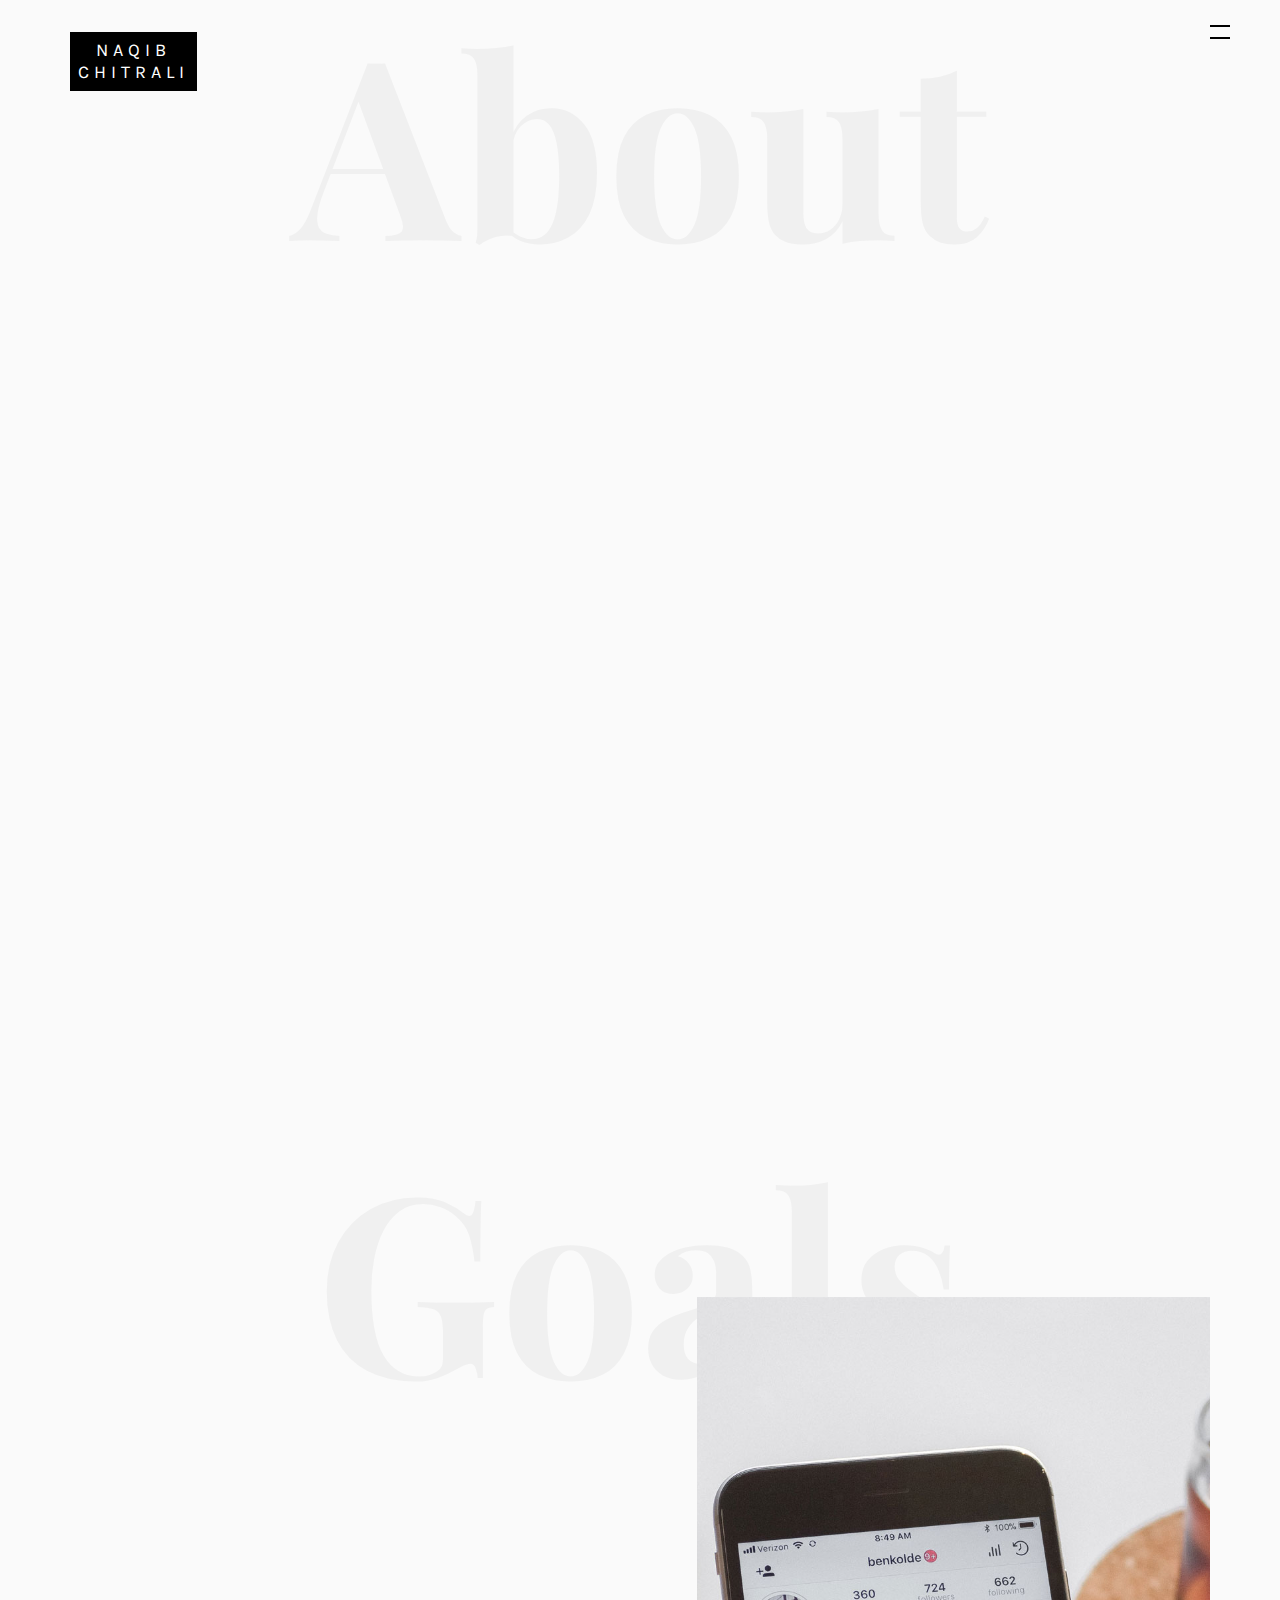
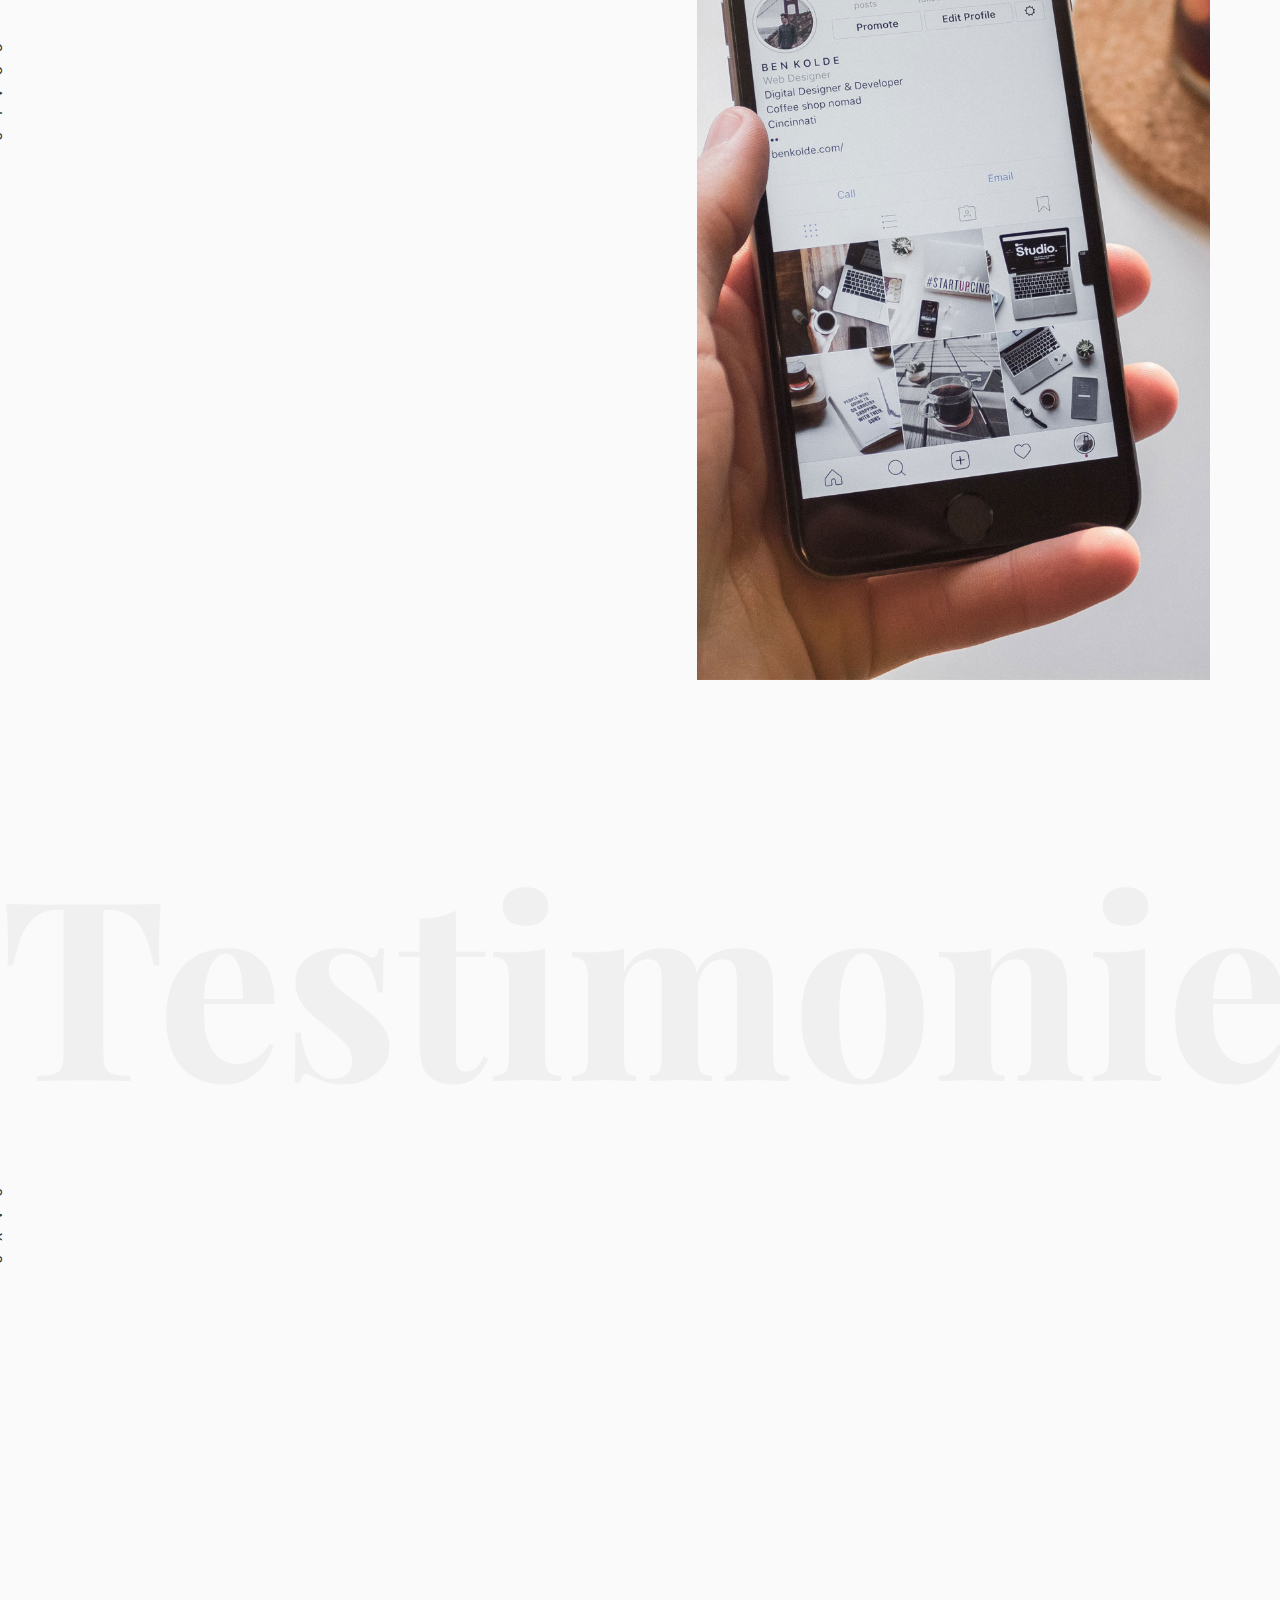
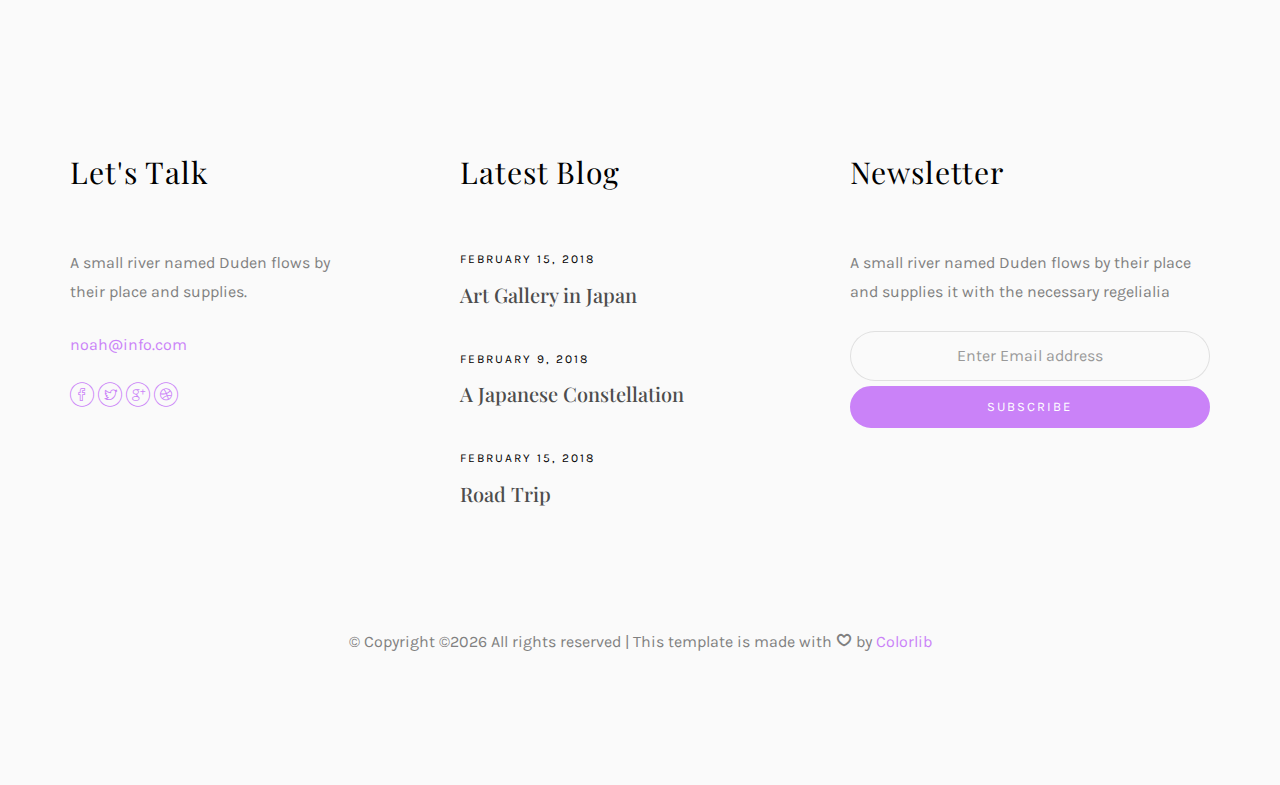
<file: about.html>
<!DOCTYPE HTML>
<html>
	<head>
	<meta charset="utf-8">
	<meta http-equiv="X-UA-Compatible" content="IE=edge">
	<title>Naqib Template</title>
	<meta name="viewport" content="width=device-width, initial-scale=1">
	<meta name="description" content="" />
	<meta name="keywords" content="" />
	<meta name="author" content="" />

  <!-- Facebook and Twitter integration -->
	<meta property="og:title" content=""/>
	<meta property="og:image" content=""/>
	<meta property="og:url" content=""/>
	<meta property="og:site_name" content=""/>
	<meta property="og:description" content=""/>
	<meta name="twitter:title" content="" />
	<meta name="twitter:image" content="" />
	<meta name="twitter:url" content="" />
	<meta name="twitter:card" content="" />

	<!-- Place favicon.ico and apple-touch-icon.png in the root directory -->
	<link rel="shortcut icon" href="favicon.ico">

	<link href="https://fonts.googleapis.com/css?family=Karla:400,700" rel="stylesheet">
	<link href="https://fonts.googleapis.com/css?family=Playfair+Display:400,400i,700" rel="stylesheet">
	
	<!-- Animate.css -->
	<link rel="stylesheet" href="css/animate.css">
	<!-- Icomoon Icon Fonts-->
	<link rel="stylesheet" href="css/icomoon.css">
	<!-- Bootstrap  -->
	<link rel="stylesheet" href="css/bootstrap.css">
	<!-- Owl Carousel -->
	<link rel="stylesheet" href="css/owl.carousel.min.css">
	<link rel="stylesheet" href="css/owl.theme.default.min.css">
	<!-- Magnific Popup -->
	<link rel="stylesheet" href="css/magnific-popup.css">

	<link rel="stylesheet" href="css/style.css">


	<!-- Modernizr JS -->
	<script src="js/modernizr-2.6.2.min.js"></script>
	<!-- FOR IE9 below -->
	<!--[if lt IE 9]>
	<script src="js/respond.min.js"></script>
	<![endif]-->

	</head>
	<body>

	<nav id="colorlib-main-nav" role="navigation">
		<a href="#" class="js-colorlib-nav-toggle colorlib-nav-toggle active"><i></i></a>
		<div class="js-fullheight colorlib-table">
			<div class="colorlib-table-cell js-fullheight">
				<div class="row">
					<div class="col-md-12">
						<div class="form-group">
							<input type="text" class="form-control" id="search" placeholder="Enter any key to search...">
							<button type="submit" class="btn btn-primary"><i class="icon-search3"></i></button>
						</div>
					</div>
				</div>
				<div class="row">
					<div class="col-md-12">
						<ul>
							<li><a href="index.html">Home</a></li>
							<li><a href="services.html">Services</a></li>
							<li><a href="work.html">Work</a></li>
							<li><a href="blog.html">Blog</a></li>
							<li class="active"><a href="about.html">About</a></li>
							<li><a href="contact.html">Contact</a></li>
						</ul>
					</div>
				</div>
				<div class="row">
					<div class="col-md-12">
						<h2 class="head-title">Works</h2>
						<a href="images/work-1.jpg" class="gallery image-popup-link text-center" style="background-image: url(images/work-1.jpg);">
							<span><i class="icon-search3"></i></span>
						</a>
						<a href="images/work-2.jpg" class="gallery image-popup-link text-center" style="background-image: url(images/work-2.jpg);">
							<span><i class="icon-search3"></i></span>
						</a>
						<a href="images/work-3.jpg" class="gallery image-popup-link text-center" style="background-image: url(images/work-3.jpg);">
							<span><i class="icon-search3"></i></span>
						</a>
						<a href="images/work-4.jpg" class="gallery image-popup-link text-center" style="background-image: url(images/work-4.jpg);">
							<span><i class="icon-search3"></i></span>
						</a>
					</div>
				</div>
			</div>
		</div>
	</nav>
	
	<div id="colorlib-page">
		<header>
			<div class="container">
				<div class="row">
					<div class="col-md-12">
						<div class="colorlib-navbar-brand">
							<a class="colorlib-logo" href="index.html"><span>Naqib</span><span>Chitrali</span></a>
						</div>
						<a href="#" class="js-colorlib-nav-toggle colorlib-nav-toggle"><i></i></a>
					</div>
				</div>
			</div>
		</header>
		<div id="colorlib-about">
			<div class="container">
				<div class="row text-center">
					<h2 class="bold">About</h2>
				</div>
				<div class="row row-padded-bottom">
					<div class="col-md-5 animate-box">
						<img class="img-responsive about-img" src="images/about.jpg" alt="html5 bootstrap template by colorlib.com">
					</div>
					<div class="col-md-6 col-md-push-1 animate-box">
						<div class="about-desc">
							<h2><span>Noah</span><span>Henderson</span></h2>
							<div class="desc">
								<div class="rotate">
									<h2 class="heading">About</h2>
								</div>
								<p>A small river named Duden <a href="#">flows by their place</a> and supplies it with the necessary regelialia. It is a paradisematic country, in which roasted parts of sentences fly into your mouth. Even the all-powerful Pointing has no control about the blind texts it is an almost unorthographic life.</p>
								<p class="colorlib-social-icons">
									<a href="#"><i class="icon-facebook4"></i></a>
									<a href="#"><i class="icon-twitter3"></i></a>
									<a href="#"><i class="icon-googleplus"></i></a>
									<a href="#"><i class="icon-dribbble2"></i></a>
								</p>
								<p><a href="work.html" class="btn btn-primary btn-outline">View My Works</a></p>
							</div>
						</div>
					</div>
				</div>
				<div class="row">
					<div class="col-md-4 animate-box">
						<p>The Big Oxmox advised her not to do so, because there were thousands of bad Commas, wild Question Marks and devious Semikoli, but the Little Blind Text didn’t listen. She packed her seven versalia, put her initial into the belt and made herself on the way.</p>
					</div>
					<div class="col-md-4 animate-box">
						<p>The Big Oxmox advised her not to do so, because there were thousands of bad Commas, wild Question Marks and devious Semikoli, but the Little Blind Text didn’t listen. She packed her seven versalia, put her initial into the belt and made herself on the way.</p>
					</div>
					<div class="col-md-4 animate-box">
						<p>The Big Oxmox advised her not to do so, because there were thousands of bad Commas, wild Question Marks and devious Semikoli, but the Little Blind Text didn’t listen. She packed her seven versalia, put her initial into the belt and made herself on the way.</p>
					</div>
				</div>
			</div>
		</div>
		<div id="colorlib-services">
			<div class="container">
				<div class="row text-center">
					<h2 class="bold">Goals</h2>
				</div>
				<div class="row">
					<div class="col-md-12">
						<div class="services-flex">
							<div class="one-third">
								<div class="row">
									<div class="col-md-12 col-md-offset-0 animate-box intro-heading">
										<span>Target</span>
										<h2>Goals</h2>
										<p>A small river named Duden flows by their place and supplies it with the necessary regelialia. It is a paradisematic country, in which roasted parts of sentences fly into your mouth.</p>
									</div>
								</div>
								<div class="row">
									<div class="col-md-12">
										<div class="rotate">
											<h2 class="heading">Goals</h2>
										</div>
									</div>
									<div class="col-md-12">
										<div class="services animate-box">
											<h3>1 - High Quality Theme</h3>
											<p>Even the all-powerful Pointing has no control about the blind texts it is an almost unorthographic life One day however a small line of blind text by the name of Lorem Ipsum decided to leave for the far World of Grammar.</p>
										</div>
										<div class="services animate-box">
											<h3>2 - Customer Satisfaction</h3>
											<p>Even the all-powerful Pointing has no control about the blind texts it is an almost unorthographic life One day however a small line of blind text by the name of Lorem Ipsum decided to leave for the far World of Grammar.</p>
										</div>
										<div class="services animate-box">
											<h3>3 - Well Mentained Sites</h3>
											<p>Even the all-powerful Pointing has no control about the blind texts it is an almost unorthographic life One day however a small line of blind text by the name of Lorem Ipsum decided to leave for the far World of Grammar.</p>
										</div>
									</div>
								</div>
							</div>
							<div class="one-forth services-img" style="background-image: url(images/services-img-1.jpg);">
							</div>
						</div>
					</div>
				</div>
			</div>
		</div>

		<div id="colorlib-testimony">
			<div class="container">
				<div class="row text-center">
					<h2 class="bold">Testimonies</h2>
				</div>
				<div class="row">
					<div class="col-md-12 col-md-offset-0 text-center animate-box intro-heading">
						<span>Testimonies</span>
						<h2>Clients Says</h2>
					</div>
				</div>
				<div class="row">
					<div class="col-md-12">
						<div class="rotate">
							<h2 class="heading">Says</h2>
						</div>
					</div>
				</div>
				<div class="row animate-box">
					<div class="owl-carousel">
						<div class="item">
							<div class="col-md-12 text-center">
								<div class="testimony">
									<blockquote>
										<p>"A small river named Duden flows by their place and supplies it with the necessary regelialia.</p>
										<span>" &mdash; George Brooks</span>
									</blockquote>
								</div>
							</div>
						</div>
						<div class="item">
							<div class="col-md-12 text-center">
								<div class="testimony">
									<blockquote>
										<p>"Even the all-powerful Pointing has no control about the blind texts it is an almost unorthographic life One day however a small line of blind text by the name of Lorem Ipsum decided to leave for the far World of Grammar.</p>
										<span>" &mdash; Daniel Foster</span>
									</blockquote>
								</div>
							</div>
						</div>
						<div class="item">
							<div class="col-md-12 text-center">
								<div class="testimony">
									<blockquote>
										<p>"When she reached the first hills of the Italic Mountains, she had a last view back on the skyline of her hometown Bookmarksgrove</p>
										<span>" &mdash; Liam Jenkins</span>
									</blockquote>
								</div>
							</div>
						</div>
					</div>
				</div>
			</div>
		</div>

		<footer>
			<div id="footer">
				<div class="container">
					<div class="row">
						<div class="col-md-4 col-pb-sm">
							<div class="row">
								<div class="col-md-10">
									<h2>Let's Talk</h2>
									<p>A small river named Duden flows by their place and supplies.</p>
									<p><a href="#">noah@info.com</a></p>
									<p class="colorlib-social-icons">
										<a href="#"><i class="icon-facebook4"></i></a>
										<a href="#"><i class="icon-twitter3"></i></a>
										<a href="#"><i class="icon-googleplus"></i></a>
										<a href="#"><i class="icon-dribbble2"></i></a>
									</p>
								</div>
							</div>
						</div>
						<div class="col-md-4 col-pb-sm">
							<h2>Latest Blog</h2>
							<div class="f-entry">
								<a href="#" class="featured-img" style="background-image: url(images/img-1.jpg);"></a>
								<div class="desc">
									<span>February 15, 2018</span>
									<h3><a href="#">Art Gallery in Japan</a></h3>
								</div>
							</div>
							<div class="f-entry">
								<a href="#" class="featured-img" style="background-image: url(images/img-2.jpg);"></a>
								<div class="desc">
									<span>February 9, 2018</span>
									<h3><a href="#">A Japanese Constellation</a></h3>
								</div>
							</div>
							<div class="f-entry">
								<a href="#" class="featured-img" style="background-image: url(images/img-3.jpg);"></a>
								<div class="desc">
									<span>February 15, 2018</span>
									<h3><a href="#">Road Trip</a></h3>
								</div>
							</div>
						</div>
						<div class="col-md-4 col-pb-sm">
							<h2>Newsletter</h2>
							<p>A small river named Duden flows by their place and supplies it with the necessary regelialia</p>
							<div class="subscribe text-center">
								<div class="form-group">
									<input type="text" class="form-control text-center" placeholder="Enter Email address">
									<input type="submit" value="Subscribe" class="btn btn-primary btn-custom">
								</div>
							</div>
						</div>
					</div>
					<div class="row">
						<div class="col-md-12 text-center">
							<p>
								&copy; <!-- Link back to Colorlib can't be removed. Template is licensed under CC BY 3.0. -->
Copyright &copy;<script>document.write(new Date().getFullYear());</script> All rights reserved | This template is made with <i class="icon-heart4" aria-hidden="true"></i> by <a href="https://colorlib.com" target="_blank">Colorlib</a>
<!-- Link back to Colorlib can't be removed. Template is licensed under CC BY 3.0. -->
							</p>
						</div>
					</div>
				</div>
			</div>
		</footer>
	
	</div>

	<!-- jQuery -->
	<script src="js/jquery.min.js"></script>
	<!-- jQuery Easing -->
	<script src="js/jquery.easing.1.3.js"></script>
	<!-- Bootstrap -->
	<script src="js/bootstrap.min.js"></script>
	<!-- Waypoints -->
	<script src="js/jquery.waypoints.min.js"></script>
	<!-- Owl Carousel -->
	<script src="js/owl.carousel.min.js"></script>
	<!-- Magnific Popup -->
	<script src="js/jquery.magnific-popup.min.js"></script>
	<script src="js/magnific-popup-options.js"></script>

	<!-- Main JS (Do not remove) -->
	<script src="js/main.js"></script>

	</body>
</html>
</file>
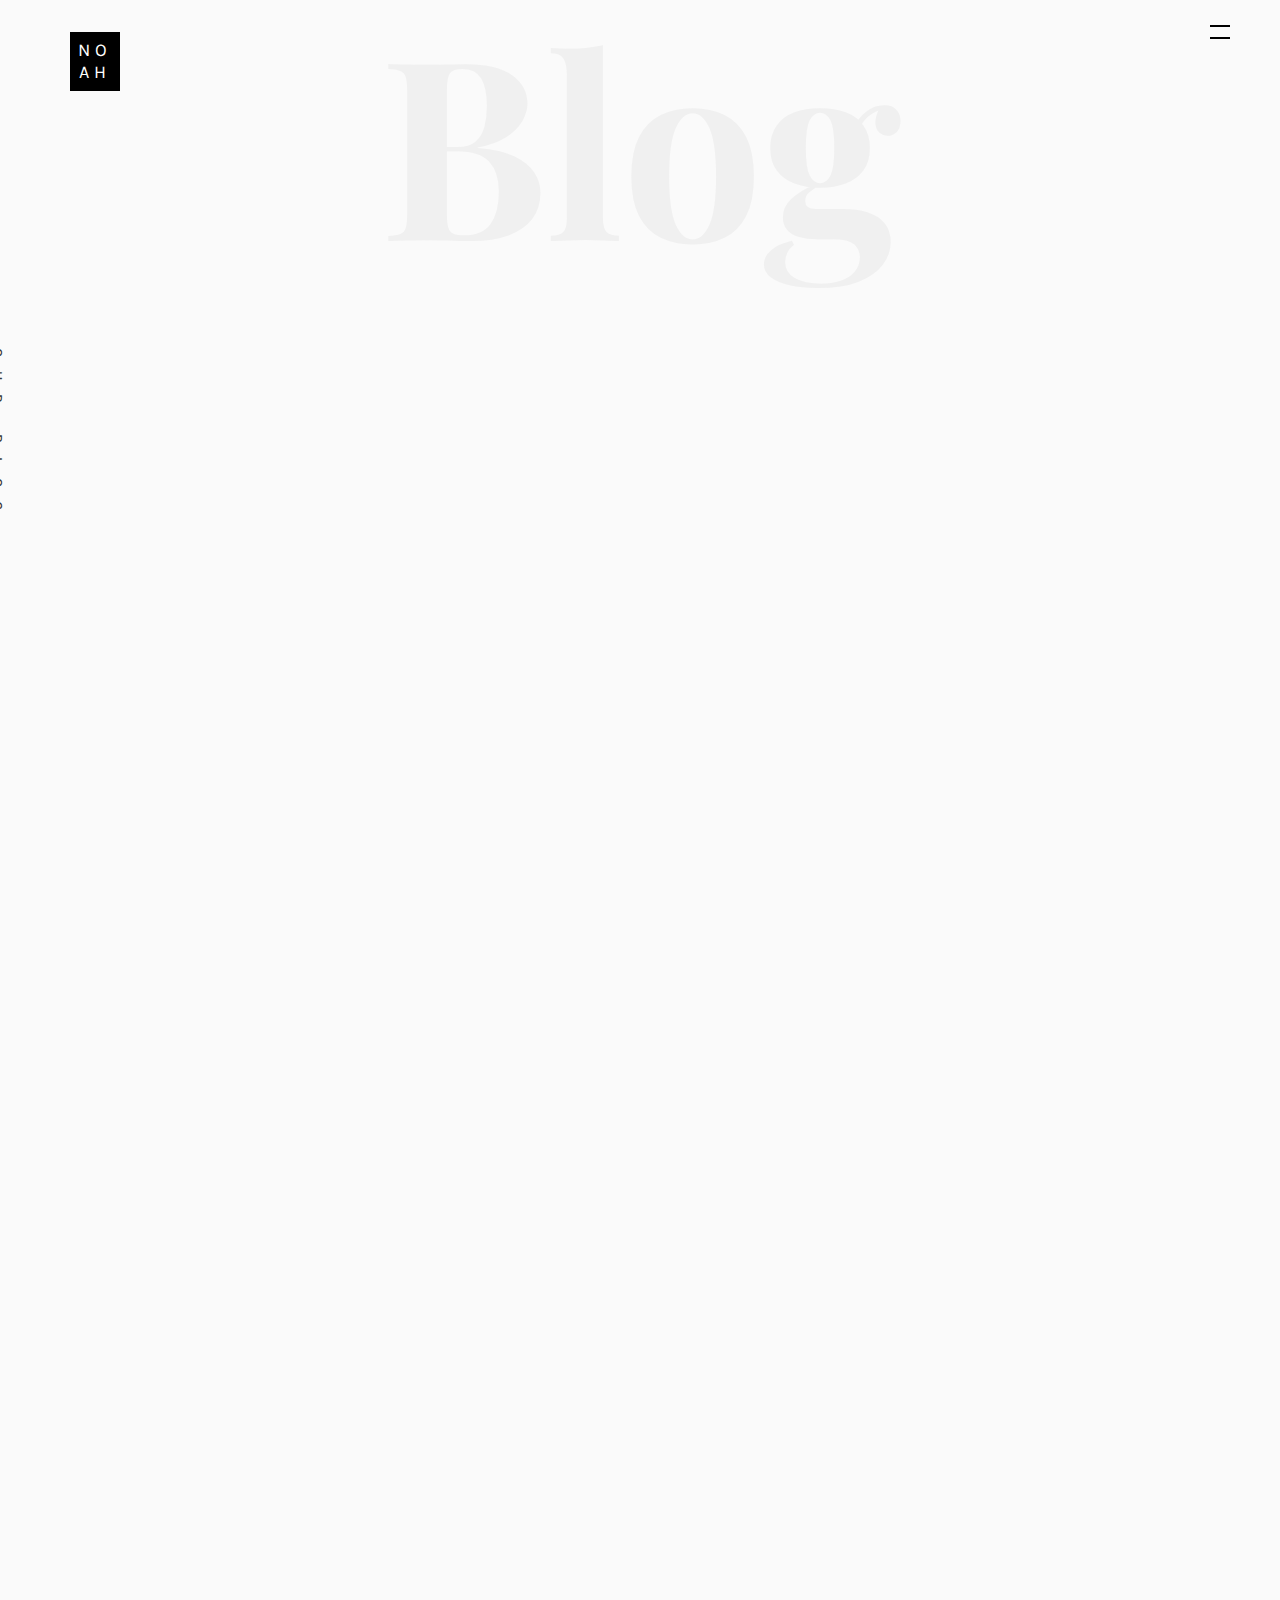
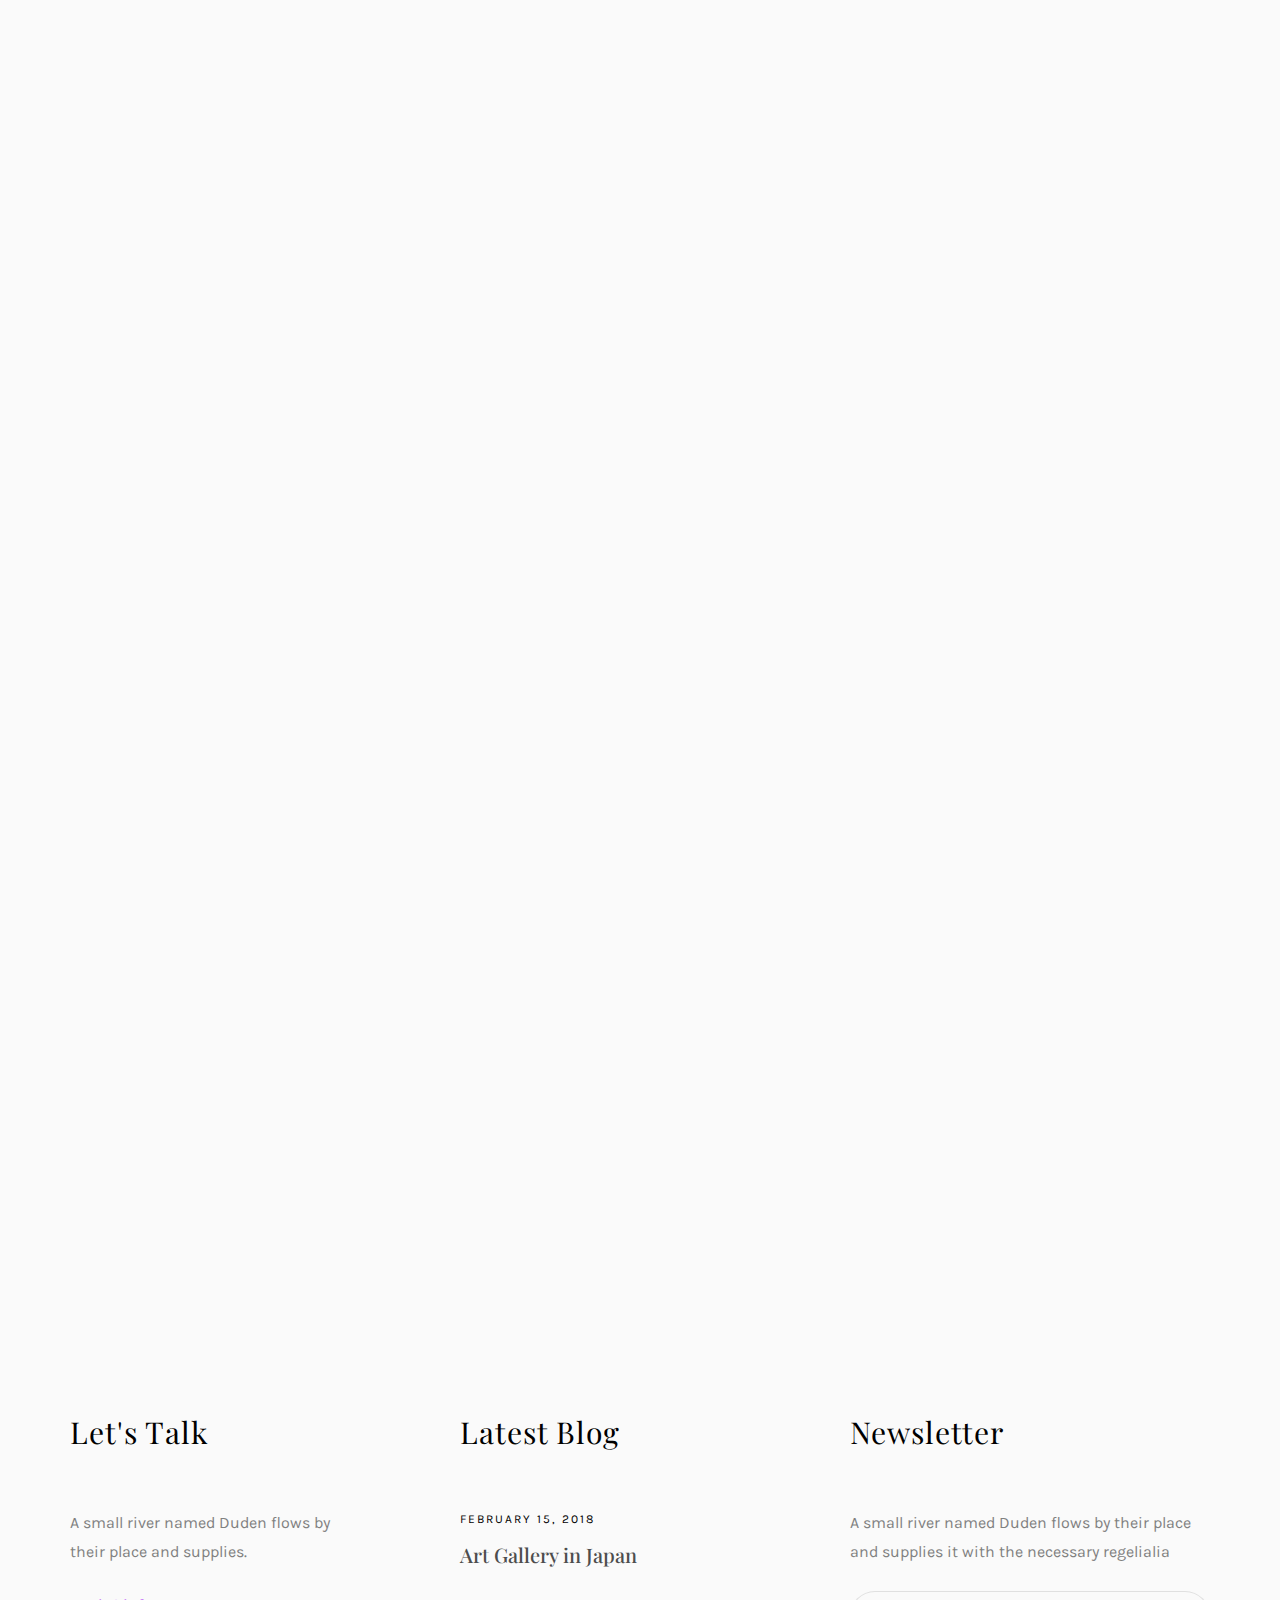
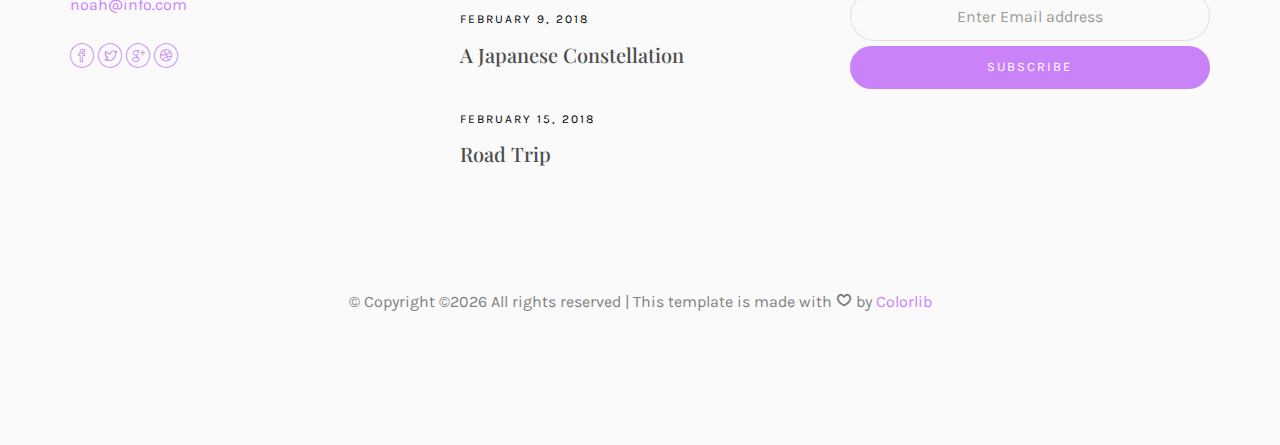
<file: blog.html>
<!DOCTYPE HTML>
<html>
	<head>
	<meta charset="utf-8">
	<meta http-equiv="X-UA-Compatible" content="IE=edge">
	<title>Noah Template</title>
	<meta name="viewport" content="width=device-width, initial-scale=1">
	<meta name="description" content="" />
	<meta name="keywords" content="" />
	<meta name="author" content="" />

  <!-- Facebook and Twitter integration -->
	<meta property="og:title" content=""/>
	<meta property="og:image" content=""/>
	<meta property="og:url" content=""/>
	<meta property="og:site_name" content=""/>
	<meta property="og:description" content=""/>
	<meta name="twitter:title" content="" />
	<meta name="twitter:image" content="" />
	<meta name="twitter:url" content="" />
	<meta name="twitter:card" content="" />

	<!-- Place favicon.ico and apple-touch-icon.png in the root directory -->
	<link rel="shortcut icon" href="favicon.ico">

	<link href="https://fonts.googleapis.com/css?family=Karla:400,700" rel="stylesheet">
	<link href="https://fonts.googleapis.com/css?family=Playfair+Display:400,400i,700" rel="stylesheet">
	
	<!-- Animate.css -->
	<link rel="stylesheet" href="css/animate.css">
	<!-- Icomoon Icon Fonts-->
	<link rel="stylesheet" href="css/icomoon.css">
	<!-- Bootstrap  -->
	<link rel="stylesheet" href="css/bootstrap.css">
	<!-- Owl Carousel -->
	<link rel="stylesheet" href="css/owl.carousel.min.css">
	<link rel="stylesheet" href="css/owl.theme.default.min.css">
	<!-- Magnific Popup -->
	<link rel="stylesheet" href="css/magnific-popup.css">

	<link rel="stylesheet" href="css/style.css">


	<!-- Modernizr JS -->
	<script src="js/modernizr-2.6.2.min.js"></script>
	<!-- FOR IE9 below -->
	<!--[if lt IE 9]>
	<script src="js/respond.min.js"></script>
	<![endif]-->

	</head>
	<body>

	<nav id="colorlib-main-nav" role="navigation">
		<a href="#" class="js-colorlib-nav-toggle colorlib-nav-toggle active"><i></i></a>
		<div class="js-fullheight colorlib-table">
			<div class="colorlib-table-cell js-fullheight">
				<div class="row">
					<div class="col-md-12">
						<div class="form-group">
							<input type="text" class="form-control" id="search" placeholder="Enter any key to search...">
							<button type="submit" class="btn btn-primary"><i class="icon-search3"></i></button>
						</div>
					</div>
				</div>
				<div class="row">
					<div class="col-md-12">
						<ul>
							<li><a href="index.html">Home</a></li>
							<li><a href="services.html">Services</a></li>
							<li><a href="work.html">Work</a></li>
							<li class="active"><a href="blog.html">Blog</a></li>
							<li><a href="about.html">About</a></li>
							<li><a href="contact.html">Contact</a></li>
						</ul>
					</div>
				</div>
				<div class="row">
					<div class="col-md-12">
						<h2 class="head-title">Works</h2>
						<a href="images/work-1.jpg" class="gallery image-popup-link text-center" style="background-image: url(images/work-1.jpg);">
							<span><i class="icon-search3"></i></span>
						</a>
						<a href="images/work-2.jpg" class="gallery image-popup-link text-center" style="background-image: url(images/work-2.jpg);">
							<span><i class="icon-search3"></i></span>
						</a>
						<a href="images/work-3.jpg" class="gallery image-popup-link text-center" style="background-image: url(images/work-3.jpg);">
							<span><i class="icon-search3"></i></span>
						</a>
						<a href="images/work-4.jpg" class="gallery image-popup-link text-center" style="background-image: url(images/work-4.jpg);">
							<span><i class="icon-search3"></i></span>
						</a>
					</div>
				</div>
			</div>
		</div>
	</nav>
	
	<div id="colorlib-page">
		<header>
			<div class="container">
				<div class="row">
					<div class="col-md-12">
						<div class="colorlib-navbar-brand">
							<a class="colorlib-logo" href="index.html"><span>No</span><span>ah</span></a>
						</div>
						<a href="#" class="js-colorlib-nav-toggle colorlib-nav-toggle"><i></i></a>
					</div>
				</div>
			</div>
		</header>
		
		<div id="colorlib-blog">
			<div class="container">
				<div class="row text-center">
					<h2 class="bold">Blog</h2>
				</div>
				<div class="row">
					<div class="col-md-12 col-md-offset-0 text-center animate-box intro-heading">
						<span>Blog</span>
						<h2>Read Our Case</h2>
					</div>
				</div>
				<div class="row">
					<div class="col-md-12">
						<div class="rotate">
							<h2 class="heading">Our Blog</h2>
						</div>
					</div>
				</div>
				<div class="row">
					<div class="col-md-4">
						<div class="article animate-box">
							<a href="blog.html" class="blog-img">
								<img class="img-responsive" src="images/img-1.jpg" alt="html5 bootstrap by colorlib.com">
								<div class="overlay"></div>
								<div class="link">
									<span class="read">Read more</h2>
								</div>
							</a>
							<div class="desc">
								<span class="meta">15, Feb 2018</span>
								<h2><a href="blog.html">A Japanese Constellation</a></h2>
								<p>When she reached the first hills of the Italic Mountains, she had a last view back on the skyline of her hometown Bookmarksgrove</p>
							</div>
						</div>

						<div class="article animate-box">
							<a href="blog.html" class="blog-img">
								<img class="img-responsive" src="images/img-4.jpg" alt="html5 bootstrap by colorlib.com">
								<div class="overlay"></div>
								<div class="link">
									<span class="read">Read more</h2>
								</div>
							</a>
							<div class="desc">
								<span class="meta">15, Feb 2018</span>
								<h2><a href="blog.html">A Japanese Constellation</a></h2>
								<p>When she reached the first hills of the Italic Mountains, she had a last view back on the skyline of her hometown Bookmarksgrove</p>
							</div>
						</div>

						<div class="article animate-box">
							<a href="blog.html" class="blog-img">
								<img class="img-responsive" src="images/img-7.jpg" alt="html5 bootstrap by colorlib.com">
								<div class="overlay"></div>
								<div class="link">
									<span class="read">Read more</h2>
								</div>
							</a>
							<div class="desc">
								<span class="meta">15, Feb 2018</span>
								<h2><a href="blog.html">A Japanese Constellation</a></h2>
								<p>When she reached the first hills of the Italic Mountains, she had a last view back on the skyline of her hometown Bookmarksgrove</p>
							</div>
						</div>
					</div>


					<div class="col-md-4">
						<div class="article animate-box">
							<a href="blog.html" class="blog-img">
								<img class="img-responsive" src="images/img-2.jpg" alt="html5 bootstrap by colorlib.com">
								<div class="overlay"></div>
								<div class="link">
									<span class="read">Read more</h2>
								</div>
							</a>
							<div class="desc">
								<span class="meta">15, Feb 2018</span>
								<h2><a href="blog.html">A Japanese Constellation</a></h2>
								<p>When she reached the first hills of the Italic Mountains, she had a last view back on the skyline of her hometown Bookmarksgrove</p>
							</div>
						</div>
						
						<div class="article animate-box">
							<a href="blog.html" class="blog-img">
								<img class="img-responsive" src="images/img-5.jpg" alt="html5 bootstrap by colorlib.com">
								<div class="overlay"></div>
								<div class="link">
									<span class="read">Read more</h2>
								</div>
							</a>
							<div class="desc">
								<span class="meta">15, Feb 2018</span>
								<h2><a href="blog.html">A Japanese Constellation</a></h2>
								<p>When she reached the first hills of the Italic Mountains, she had a last view back on the skyline of her hometown Bookmarksgrove</p>
							</div>
						</div>

						<div class="article animate-box">
							<a href="blog.html" class="blog-img">
								<img class="img-responsive" src="images/img-8.jpg" alt="html5 bootstrap by colorlib.com">
								<div class="overlay"></div>
								<div class="link">
									<span class="read">Read more</h2>
								</div>
							</a>
							<div class="desc">
								<span class="meta">15, Feb 2018</span>
								<h2><a href="blog.html">A Japanese Constellation</a></h2>
								<p>When she reached the first hills of the Italic Mountains, she had a last view back on the skyline of her hometown Bookmarksgrove</p>
							</div>
						</div>
					</div>


					<div class="col-md-4">
						<div class="article animate-box">
							<a href="blog.html" class="blog-img">
								<img class="img-responsive" src="images/img-3.jpg" alt="html5 bootstrap by colorlib.com">
								<div class="overlay"></div>
								<div class="link">
									<span class="read">Read more</h2>
								</div>
							</a>
							<div class="desc">
								<span class="meta">15, Feb 2018</span>
								<h2><a href="blog.html">A Japanese Constellation</a></h2>
								<p>When she reached the first hills of the Italic Mountains, she had a last view back on the skyline of her hometown Bookmarksgrove</p>
							</div>
						</div>

						<div class="article animate-box">
							<a href="blog.html" class="blog-img">
								<img class="img-responsive" src="images/img-6.jpg" alt="html5 bootstrap by colorlib.com">
								<div class="overlay"></div>
								<div class="link">
									<span class="read">Read more</h2>
								</div>
							</a>
							<div class="desc">
								<span class="meta">15, Feb 2018</span>
								<h2><a href="blog.html">A Japanese Constellation</a></h2>
								<p>When she reached the first hills of the Italic Mountains, she had a last view back on the skyline of her hometown Bookmarksgrove</p>
							</div>
						</div>

						<div class="article animate-box">
							<a href="blog.html" class="blog-img">
								<img class="img-responsive" src="images/img-9.jpg" alt="html5 bootstrap by colorlib.com">
								<div class="overlay"></div>
								<div class="link">
									<span class="read">Read more</h2>
								</div>
							</a>
							<div class="desc">
								<span class="meta">15, Feb 2018</span>
								<h2><a href="blog.html">A Japanese Constellation</a></h2>
								<p>When she reached the first hills of the Italic Mountains, she had a last view back on the skyline of her hometown Bookmarksgrove</p>
							</div>
						</div>
					</div>
				</div>
			</div>
		</div>


		<footer>
			<div id="footer">
				<div class="container">
					<div class="row">
						<div class="col-md-4 col-pb-sm">
							<div class="row">
								<div class="col-md-10">
									<h2>Let's Talk</h2>
									<p>A small river named Duden flows by their place and supplies.</p>
									<p><a href="#">noah@info.com</a></p>
									<p class="colorlib-social-icons">
										<a href="#"><i class="icon-facebook4"></i></a>
										<a href="#"><i class="icon-twitter3"></i></a>
										<a href="#"><i class="icon-googleplus"></i></a>
										<a href="#"><i class="icon-dribbble2"></i></a>
									</p>
								</div>
							</div>
						</div>
						<div class="col-md-4 col-pb-sm">
							<h2>Latest Blog</h2>
							<div class="f-entry">
								<a href="#" class="featured-img" style="background-image: url(images/img-1.jpg);"></a>
								<div class="desc">
									<span>February 15, 2018</span>
									<h3><a href="#">Art Gallery in Japan</a></h3>
								</div>
							</div>
							<div class="f-entry">
								<a href="#" class="featured-img" style="background-image: url(images/img-2.jpg);"></a>
								<div class="desc">
									<span>February 9, 2018</span>
									<h3><a href="#">A Japanese Constellation</a></h3>
								</div>
							</div>
							<div class="f-entry">
								<a href="#" class="featured-img" style="background-image: url(images/img-3.jpg);"></a>
								<div class="desc">
									<span>February 15, 2018</span>
									<h3><a href="#">Road Trip</a></h3>
								</div>
							</div>
						</div>
						<div class="col-md-4 col-pb-sm">
							<h2>Newsletter</h2>
							<p>A small river named Duden flows by their place and supplies it with the necessary regelialia</p>
							<div class="subscribe text-center">
								<div class="form-group">
									<input type="text" class="form-control text-center" placeholder="Enter Email address">
									<input type="submit" value="Subscribe" class="btn btn-primary btn-custom">
								</div>
							</div>
						</div>
					</div>
					<div class="row">
						<div class="col-md-12 text-center">
							<p>
								&copy; <!-- Link back to Colorlib can't be removed. Template is licensed under CC BY 3.0. -->
Copyright &copy;<script>document.write(new Date().getFullYear());</script> All rights reserved | This template is made with <i class="icon-heart4" aria-hidden="true"></i> by <a href="https://colorlib.com" target="_blank">Colorlib</a>
<!-- Link back to Colorlib can't be removed. Template is licensed under CC BY 3.0. -->
							</p>
						</div>
					</div>
				</div>
			</div>
		</footer>
	
	</div>

	<!-- jQuery -->
	<script src="js/jquery.min.js"></script>
	<!-- jQuery Easing -->
	<script src="js/jquery.easing.1.3.js"></script>
	<!-- Bootstrap -->
	<script src="js/bootstrap.min.js"></script>
	<!-- Waypoints -->
	<script src="js/jquery.waypoints.min.js"></script>
	<!-- Owl Carousel -->
	<script src="js/owl.carousel.min.js"></script>
	<!-- Magnific Popup -->
	<script src="js/jquery.magnific-popup.min.js"></script>
	<script src="js/magnific-popup-options.js"></script>

	<!-- Main JS (Do not remove) -->
	<script src="js/main.js"></script>

	</body>
</html>
</file>
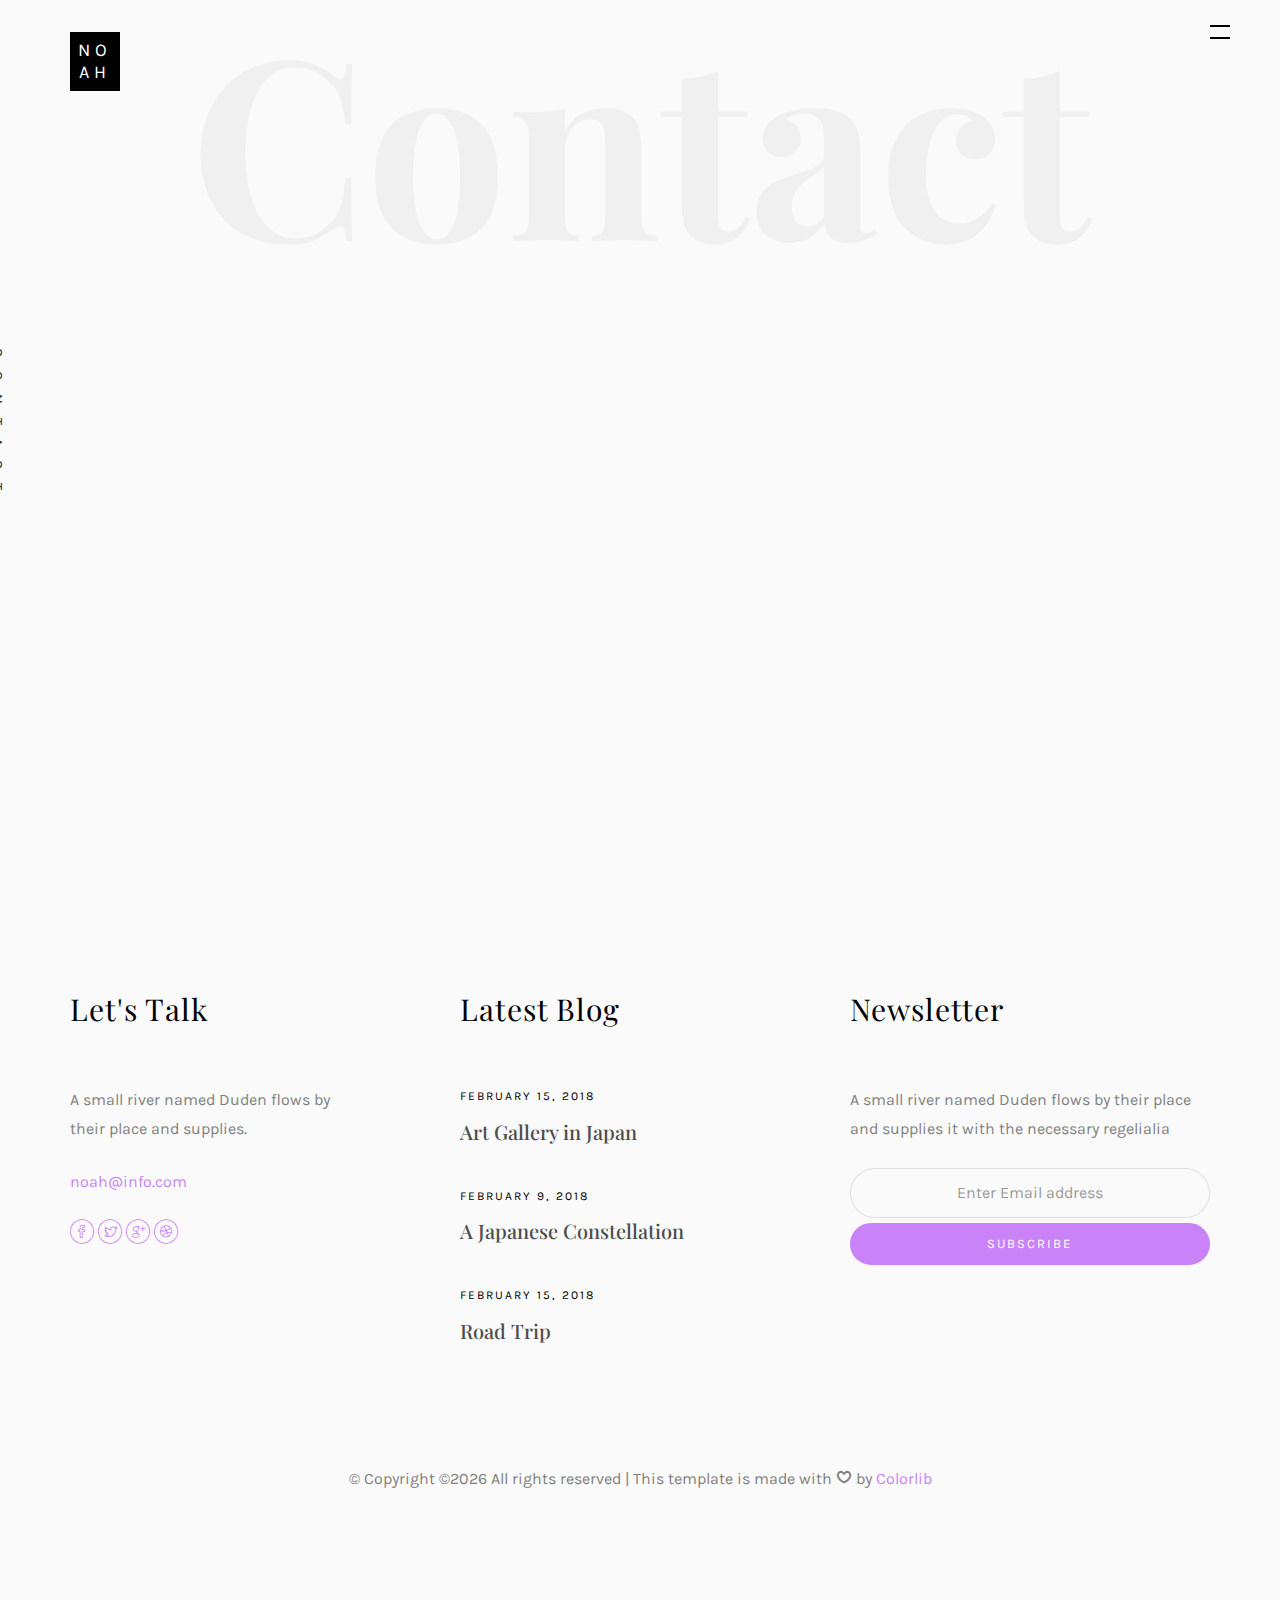
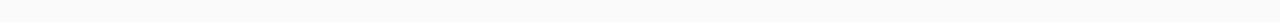
<file: contact.html>
<!DOCTYPE HTML>
<html>
	<head>
	<meta charset="utf-8">
	<meta http-equiv="X-UA-Compatible" content="IE=edge">
	<title>Noah Template</title>
	<meta name="viewport" content="width=device-width, initial-scale=1">
	<meta name="description" content="" />
	<meta name="keywords" content="" />
	<meta name="author" content="" />

  <!-- Facebook and Twitter integration -->
	<meta property="og:title" content=""/>
	<meta property="og:image" content=""/>
	<meta property="og:url" content=""/>
	<meta property="og:site_name" content=""/>
	<meta property="og:description" content=""/>
	<meta name="twitter:title" content="" />
	<meta name="twitter:image" content="" />
	<meta name="twitter:url" content="" />
	<meta name="twitter:card" content="" />

	<!-- Place favicon.ico and apple-touch-icon.png in the root directory -->
	<link rel="shortcut icon" href="favicon.ico">

	<link href="https://fonts.googleapis.com/css?family=Karla:400,700" rel="stylesheet">
	<link href="https://fonts.googleapis.com/css?family=Playfair+Display:400,400i,700" rel="stylesheet">
	
	<!-- Animate.css -->
	<link rel="stylesheet" href="css/animate.css">
	<!-- Icomoon Icon Fonts-->
	<link rel="stylesheet" href="css/icomoon.css">
	<!-- Bootstrap  -->
	<link rel="stylesheet" href="css/bootstrap.css">
	<!-- Owl Carousel -->
	<link rel="stylesheet" href="css/owl.carousel.min.css">
	<link rel="stylesheet" href="css/owl.theme.default.min.css">
	<!-- Magnific Popup -->
	<link rel="stylesheet" href="css/magnific-popup.css">

	<link rel="stylesheet" href="css/style.css">


	<!-- Modernizr JS -->
	<script src="js/modernizr-2.6.2.min.js"></script>
	<!-- FOR IE9 below -->
	<!--[if lt IE 9]>
	<script src="js/respond.min.js"></script>
	<![endif]-->

	</head>
	<body>

	<nav id="colorlib-main-nav" role="navigation">
		<a href="#" class="js-colorlib-nav-toggle colorlib-nav-toggle active"><i></i></a>
		<div class="js-fullheight colorlib-table">
			<div class="colorlib-table-cell js-fullheight">
				<div class="row">
					<div class="col-md-12">
						<div class="form-group">
							<input type="text" class="form-control" id="search" placeholder="Enter any key to search...">
							<button type="submit" class="btn btn-primary"><i class="icon-search3"></i></button>
						</div>
					</div>
				</div>
				<div class="row">
					<div class="col-md-12">
						<ul>
							<li><a href="index.html">Home</a></li>
							<li><a href="services.html">Services</a></li>
							<li><a href="work.html">Work</a></li>
							<li><a href="blog.html">Blog</a></li>
							<li><a href="about.html">About</a></li>
							<li class="active"><a href="contact.html">Contact</a></li>
						</ul>
					</div>
				</div>
				<div class="row">
					<div class="col-md-12">
						<h2 class="head-title">Works</h2>
						<a href="images/work-1.jpg" class="gallery image-popup-link text-center" style="background-image: url(images/work-1.jpg);">
							<span><i class="icon-search3"></i></span>
						</a>
						<a href="images/work-2.jpg" class="gallery image-popup-link text-center" style="background-image: url(images/work-2.jpg);">
							<span><i class="icon-search3"></i></span>
						</a>
						<a href="images/work-3.jpg" class="gallery image-popup-link text-center" style="background-image: url(images/work-3.jpg);">
							<span><i class="icon-search3"></i></span>
						</a>
						<a href="images/work-4.jpg" class="gallery image-popup-link text-center" style="background-image: url(images/work-4.jpg);">
							<span><i class="icon-search3"></i></span>
						</a>
					</div>
				</div>
			</div>
		</div>
	</nav>
	
	<div id="colorlib-page">
		<header>
			<div class="container">
				<div class="row">
					<div class="col-md-12">
						<div class="colorlib-navbar-brand">
							<a class="colorlib-logo" href="index.html"><span>No</span><span>ah</span></a>
						</div>
						<a href="#" class="js-colorlib-nav-toggle colorlib-nav-toggle"><i></i></a>
					</div>
				</div>
			</div>
		</header>
		
		<div id="colorlib-contact">
			<div class="container">
				<div class="row text-center">
					<h2 class="bold">Contact</h2>
				</div>
				<div class="row">
					<div class="col-md-12 col-md-offset-0 text-center animate-box intro-heading">
						<span>Contact</span>
						<h2>Contact Me</h2>
					</div>
				</div>
				<div class="row">
					<div class="col-md-12">
						<div class="rotate">
							<h2 class="heading">Contact</h2>
						</div>
					</div>
				</div>
				<div class="row">
					<div class="col-md-12 col-md-offset-0">
						<div class="row">
							<div class="col-md-4 animate-box">
								<h3>My Address</h3>
								<ul class="contact-info">
									<li><span><i class="icon-map5"></i></span>88 West 21th Street, Suite 721 New York NY 10016</li>
									<li><span><i class="icon-phone4"></i></span>+ 1235 2355 98</li>
									<li><span><i class="icon-envelope2"></i></span><a href="#">info@yoursite.com</a></li>
									<li><span><i class="icon-globe3"></i></span><a href="#">www.yoursite.com</a></li>
								</ul>
							</div>
							<div class="col-md-7 col-md-push-1 animate-box">
								<div class="row">
									<div class="col-md-12">
										<div class="form-group">
											<textarea name="" class="form-control" id="" cols="30" rows="7" placeholder="Message"></textarea>
										</div>
									</div>
									<div class="col-md-6">
										<div class="form-group">
											<input type="text" class="form-control" placeholder="Name">
										</div>
									</div>
									<div class="col-md-6">
										<div class="form-group">
											<input type="text" class="form-control" placeholder="Email">
										</div>
									</div>
									<div class="col-md-12">
										<div class="form-group">
											<input type="submit" value="Send Message" class="btn btn-primary">
										</div>
									</div>
								</div>
							</div>
						</div>
					</div>
				</div>
			</div>
		</div>

		<footer>
			<div id="footer">
				<div class="container">
					<div class="row">
						<div class="col-md-4 col-pb-sm">
							<div class="row">
								<div class="col-md-10">
									<h2>Let's Talk</h2>
									<p>A small river named Duden flows by their place and supplies.</p>
									<p><a href="#">noah@info.com</a></p>
									<p class="colorlib-social-icons">
										<a href="#"><i class="icon-facebook4"></i></a>
										<a href="#"><i class="icon-twitter3"></i></a>
										<a href="#"><i class="icon-googleplus"></i></a>
										<a href="#"><i class="icon-dribbble2"></i></a>
									</p>
								</div>
							</div>
						</div>
						<div class="col-md-4 col-pb-sm">
							<h2>Latest Blog</h2>
							<div class="f-entry">
								<a href="#" class="featured-img" style="background-image: url(images/img-1.jpg);"></a>
								<div class="desc">
									<span>February 15, 2018</span>
									<h3><a href="#">Art Gallery in Japan</a></h3>
								</div>
							</div>
							<div class="f-entry">
								<a href="#" class="featured-img" style="background-image: url(images/img-2.jpg);"></a>
								<div class="desc">
									<span>February 9, 2018</span>
									<h3><a href="#">A Japanese Constellation</a></h3>
								</div>
							</div>
							<div class="f-entry">
								<a href="#" class="featured-img" style="background-image: url(images/img-3.jpg);"></a>
								<div class="desc">
									<span>February 15, 2018</span>
									<h3><a href="#">Road Trip</a></h3>
								</div>
							</div>
						</div>
						<div class="col-md-4 col-pb-sm">
							<h2>Newsletter</h2>
							<p>A small river named Duden flows by their place and supplies it with the necessary regelialia</p>
							<div class="subscribe text-center">
								<div class="form-group">
									<input type="text" class="form-control text-center" placeholder="Enter Email address">
									<input type="submit" value="Subscribe" class="btn btn-primary btn-custom">
								</div>
							</div>
						</div>
					</div>
					<div class="row">
						<div class="col-md-12 text-center">
							<p>
								&copy; <!-- Link back to Colorlib can't be removed. Template is licensed under CC BY 3.0. -->
Copyright &copy;<script>document.write(new Date().getFullYear());</script> All rights reserved | This template is made with <i class="icon-heart4" aria-hidden="true"></i> by <a href="https://colorlib.com" target="_blank">Colorlib</a>
<!-- Link back to Colorlib can't be removed. Template is licensed under CC BY 3.0. -->
							</p>
						</div>
					</div>
				</div>
			</div>
		</footer>
	
	</div>

	<!-- jQuery -->
	<script src="js/jquery.min.js"></script>
	<!-- jQuery Easing -->
	<script src="js/jquery.easing.1.3.js"></script>
	<!-- Bootstrap -->
	<script src="js/bootstrap.min.js"></script>
	<!-- Waypoints -->
	<script src="js/jquery.waypoints.min.js"></script>
	<!-- Owl Carousel -->
	<script src="js/owl.carousel.min.js"></script>
	<!-- Magnific Popup -->
	<script src="js/jquery.magnific-popup.min.js"></script>
	<script src="js/magnific-popup-options.js"></script>

	<!-- Main JS (Do not remove) -->
	<script src="js/main.js"></script>

	</body>
</html>
</file>
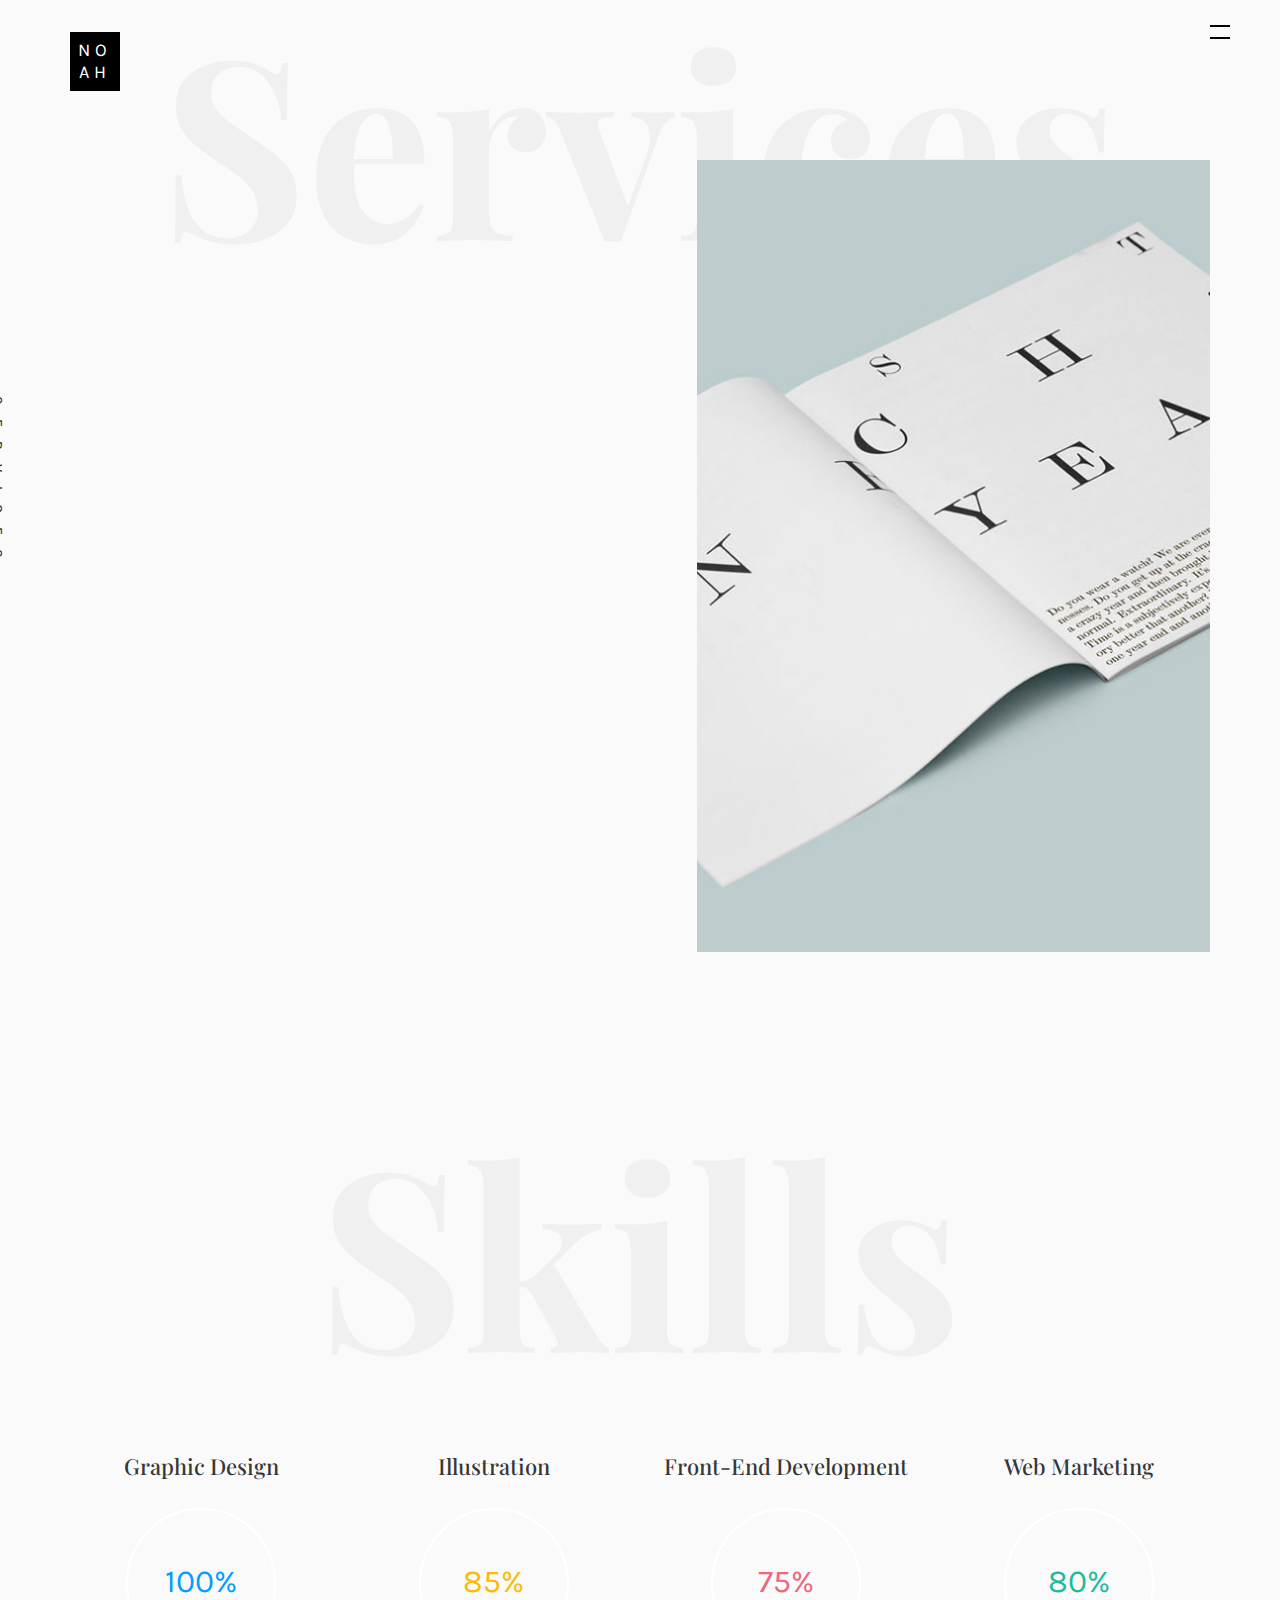
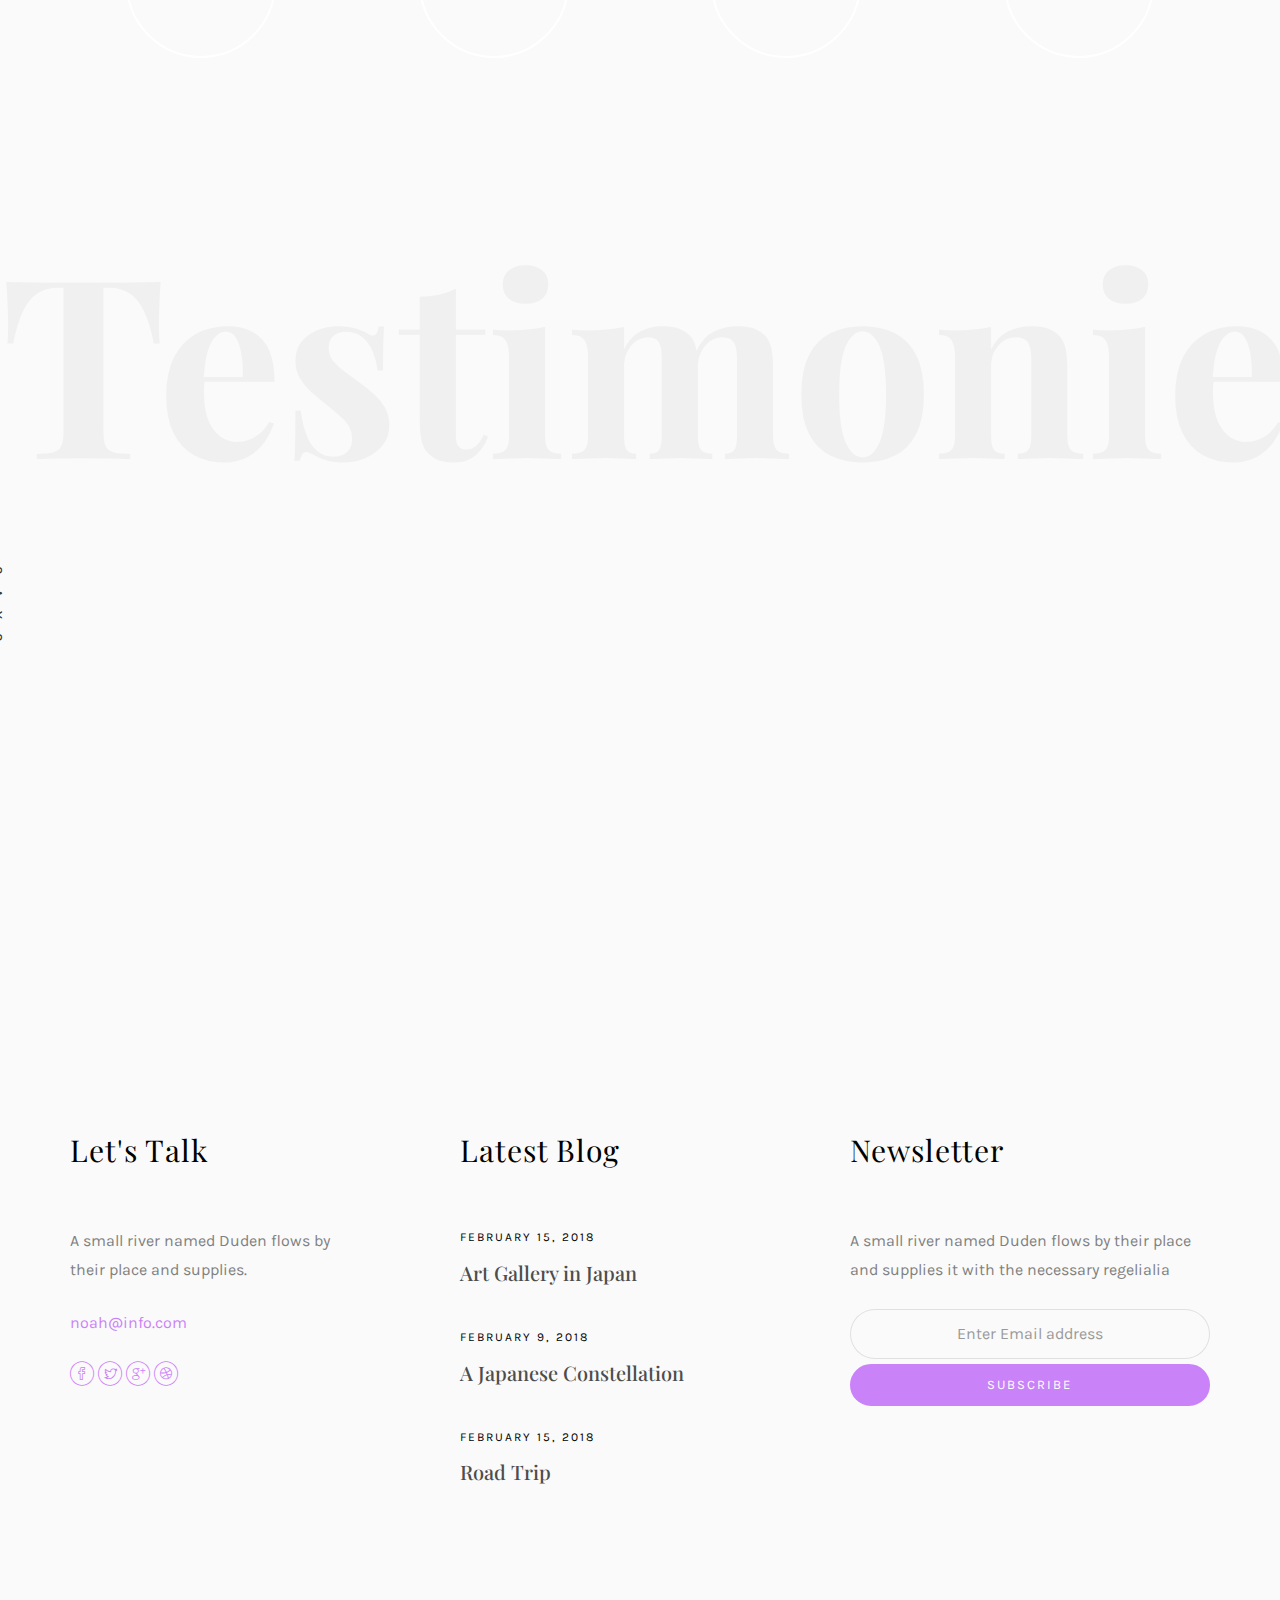
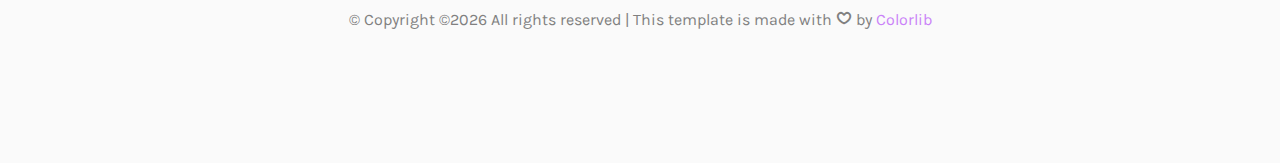
<file: services.html>
<!DOCTYPE HTML>
<html>
	<head>
	<meta charset="utf-8">
	<meta http-equiv="X-UA-Compatible" content="IE=edge">
	<title>Noah Template</title>
	<meta name="viewport" content="width=device-width, initial-scale=1">
	<meta name="description" content="" />
	<meta name="keywords" content="" />
	<meta name="author" content="" />

  <!-- Facebook and Twitter integration -->
	<meta property="og:title" content=""/>
	<meta property="og:image" content=""/>
	<meta property="og:url" content=""/>
	<meta property="og:site_name" content=""/>
	<meta property="og:description" content=""/>
	<meta name="twitter:title" content="" />
	<meta name="twitter:image" content="" />
	<meta name="twitter:url" content="" />
	<meta name="twitter:card" content="" />

	<!-- Place favicon.ico and apple-touch-icon.png in the root directory -->
	<link rel="shortcut icon" href="favicon.ico">

	<link href="https://fonts.googleapis.com/css?family=Karla:400,700" rel="stylesheet">
	<link href="https://fonts.googleapis.com/css?family=Playfair+Display:400,400i,700" rel="stylesheet">
	
	<!-- Animate.css -->
	<link rel="stylesheet" href="css/animate.css">
	<!-- Icomoon Icon Fonts-->
	<link rel="stylesheet" href="css/icomoon.css">
	<!-- Bootstrap  -->
	<link rel="stylesheet" href="css/bootstrap.css">
	<!-- Owl Carousel -->
	<link rel="stylesheet" href="css/owl.carousel.min.css">
	<link rel="stylesheet" href="css/owl.theme.default.min.css">
	<!-- Magnific Popup -->
	<link rel="stylesheet" href="css/magnific-popup.css">

	<link rel="stylesheet" href="css/style.css">


	<!-- Modernizr JS -->
	<script src="js/modernizr-2.6.2.min.js"></script>
	<!-- FOR IE9 below -->
	<!--[if lt IE 9]>
	<script src="js/respond.min.js"></script>
	<![endif]-->

	</head>
	<body>

	<nav id="colorlib-main-nav" role="navigation">
		<a href="#" class="js-colorlib-nav-toggle colorlib-nav-toggle active"><i></i></a>
		<div class="js-fullheight colorlib-table">
			<div class="colorlib-table-cell js-fullheight">
				<div class="row">
					<div class="col-md-12">
						<div class="form-group">
							<input type="text" class="form-control" id="search" placeholder="Enter any key to search...">
							<button type="submit" class="btn btn-primary"><i class="icon-search3"></i></button>
						</div>
					</div>
				</div>
				<div class="row">
					<div class="col-md-12">
						<ul>
							<li><a href="index.html">Home</a></li>
							<li class="active"><a href="services.html">Services</a></li>
							<li><a href="work.html">Work</a></li>
							<li><a href="blog.html">Blog</a></li>
							<li><a href="about.html">About</a></li>
							<li><a href="contact.html">Contact</a></li>
						</ul>
					</div>
				</div>
				<div class="row">
					<div class="col-md-12">
						<h2 class="head-title">Works</h2>
						<a href="images/work-1.jpg" class="gallery image-popup-link text-center" style="background-image: url(images/work-1.jpg);">
							<span><i class="icon-search3"></i></span>
						</a>
						<a href="images/work-2.jpg" class="gallery image-popup-link text-center" style="background-image: url(images/work-2.jpg);">
							<span><i class="icon-search3"></i></span>
						</a>
						<a href="images/work-3.jpg" class="gallery image-popup-link text-center" style="background-image: url(images/work-3.jpg);">
							<span><i class="icon-search3"></i></span>
						</a>
						<a href="images/work-4.jpg" class="gallery image-popup-link text-center" style="background-image: url(images/work-4.jpg);">
							<span><i class="icon-search3"></i></span>
						</a>
					</div>
				</div>
			</div>
		</div>
	</nav>
	
	<div id="colorlib-page">
		<header>
			<div class="container">
				<div class="row">
					<div class="col-md-12">
						<div class="colorlib-navbar-brand">
							<a class="colorlib-logo" href="index.html"><span>No</span><span>ah</span></a>
						</div>
						<a href="#" class="js-colorlib-nav-toggle colorlib-nav-toggle"><i></i></a>
					</div>
				</div>
			</div>
		</header>
		<div id="colorlib-services">
			<div class="container">
				<div class="row text-center">
					<h2 class="bold">Services</h2>
				</div>
				<div class="row">
					<div class="col-md-12">
						<div class="services-flex">
							<div class="one-third">
								<div class="row">
									<div class="col-md-12 col-md-offset-0 animate-box intro-heading">
										<span>My Services</span>
										<h2>Here Are Some of My Skills</h2>
									</div>
								</div>
								<div class="row">
									<div class="col-md-12">
										<div class="rotate">
											<h2 class="heading">Services</h2>
										</div>
									</div>
									<div class="col-md-6">
										<div class="services animate-box">
											<h3>1 - Graphic Design</h3>
											<ul>
												<li>UI Design</li>
												<li>Website &amp; Digital Design</li>
												<li>Brading &amp; Visual Identity</li>
												<li>Print Design</li>
											</ul>
										</div>
										<div class="services animate-box">
											<h3>3 - Front End Development</h3>
											<ul>
												<li>HTML / CSS</li>
												<li>JS &amp; Jquery Startup</li>
												<li>WordPress</li>
												<li>Jomla</li>
											</ul>
										</div>
									</div>
									<div class="col-md-6">
										<div class="services animate-box">
											<h3>2 - Illustration</h3>
											<ul>
												<li>Editorial</li>
												<li>Narrative</li>
												<li>Motion Graphics</li>
												<li>Animation</li>
												<li>Visual Effects</li>
											</ul>
										</div>
										<div class="services animate-box">
											<h3>4 - Web Marketing</h3>
											<ul>
												<li>Sales Marketing</li>
												<li>Invoice</li>
												<li>eCommerce</li>
											</ul>
										</div>
									</div>
								</div>
							</div>
							<div class="one-forth services-img" style="background-image: url(images/services-img.jpg);">
							</div>
						</div>
					</div>
				</div>
			</div>
		</div>

		<div id="colorlib-progress">
			<div class="container">
				<div class="row text-center">
					<h2 class="bold">Skills</h2>
				</div>
				<div class="row">
					<div class="col-md-12 col-md-offset-0 text-center animate-box intro-heading">
						<span>Skills</span>
						<h2>My Skills</h2>
					</div>
				</div>
				<div class="row">
			      <div class="col-md-3 col-sm-6 text-center">
			      	<h2 class="progress-head">Graphic Design</h2>
		            <div class="progress blue">
		                <span class="progress-left">
		                    <span class="progress-bar"></span>
		                </span>
		                <span class="progress-right">
		                    <span class="progress-bar"></span>
		                </span>
		                <div class="progress-value">100%</div>
		            </div>
		         </div>
			 
		         <div class="col-md-3 col-sm-6 text-center">
		         	<h2 class="progress-head">Illustration</h2>
		            <div class="progress yellow">
		                <span class="progress-left">
		                    <span class="progress-bar"></span>
		                </span>
		                <span class="progress-right">
		                    <span class="progress-bar"></span>
		                </span>
		                <div class="progress-value">85%</div>
		            </div>
		         </div>

		         <div class="col-md-3 col-sm-6 text-center">
		         	<h2 class="progress-head">Front-End Development</h2>
		            <div class="progress pink">
		                <span class="progress-left">
		                    <span class="progress-bar"></span>
		                </span>
		                <span class="progress-right">
		                    <span class="progress-bar"></span>
		                </span>
		                <div class="progress-value">75%</div>
		            </div>
		         </div>

		         <div class="col-md-3 col-sm-6 text-center">
		         	<h2 class="progress-head">Web Marketing</h2>
		            <div class="progress green">
		                <span class="progress-left">
		                    <span class="progress-bar"></span>
		                </span>
		                <span class="progress-right">
		                    <span class="progress-bar"></span>
		                </span>
		                <div class="progress-value">80%</div>
		            </div>
		         </div>
			   </div>
			</div>
		</div>

		<div id="colorlib-testimony">
			<div class="container">
				<div class="row text-center">
					<h2 class="bold">Testimonies</h2>
				</div>
				<div class="row">
					<div class="col-md-12 col-md-offset-0 text-center animate-box intro-heading">
						<span>Testimonies</span>
						<h2>Clients Says</h2>
					</div>
				</div>
				<div class="row">
					<div class="col-md-12">
						<div class="rotate">
							<h2 class="heading">Says</h2>
						</div>
					</div>
				</div>
				<div class="row animate-box">
					<div class="owl-carousel">
						<div class="item">
							<div class="col-md-12 text-center">
								<div class="testimony">
									<blockquote>
										<p>"A small river named Duden flows by their place and supplies it with the necessary regelialia.</p>
										<span>" &mdash; George Brooks</span>
									</blockquote>
								</div>
							</div>
						</div>
						<div class="item">
							<div class="col-md-12 text-center">
								<div class="testimony">
									<blockquote>
										<p>"Even the all-powerful Pointing has no control about the blind texts it is an almost unorthographic life One day however a small line of blind text by the name of Lorem Ipsum decided to leave for the far World of Grammar.</p>
										<span>" &mdash; Daniel Foster</span>
									</blockquote>
								</div>
							</div>
						</div>
						<div class="item">
							<div class="col-md-12 text-center">
								<div class="testimony">
									<blockquote>
										<p>"When she reached the first hills of the Italic Mountains, she had a last view back on the skyline of her hometown Bookmarksgrove</p>
										<span>" &mdash; Liam Jenkins</span>
									</blockquote>
								</div>
							</div>
						</div>
					</div>
				</div>
			</div>
		</div>

		<footer>
			<div id="footer">
				<div class="container">
					<div class="row">
						<div class="col-md-4 col-pb-sm">
							<div class="row">
								<div class="col-md-10">
									<h2>Let's Talk</h2>
									<p>A small river named Duden flows by their place and supplies.</p>
									<p><a href="#">noah@info.com</a></p>
									<p class="colorlib-social-icons">
										<a href="#"><i class="icon-facebook4"></i></a>
										<a href="#"><i class="icon-twitter3"></i></a>
										<a href="#"><i class="icon-googleplus"></i></a>
										<a href="#"><i class="icon-dribbble2"></i></a>
									</p>
								</div>
							</div>
						</div>
						<div class="col-md-4 col-pb-sm">
							<h2>Latest Blog</h2>
							<div class="f-entry">
								<a href="#" class="featured-img" style="background-image: url(images/img-1.jpg);"></a>
								<div class="desc">
									<span>February 15, 2018</span>
									<h3><a href="#">Art Gallery in Japan</a></h3>
								</div>
							</div>
							<div class="f-entry">
								<a href="#" class="featured-img" style="background-image: url(images/img-2.jpg);"></a>
								<div class="desc">
									<span>February 9, 2018</span>
									<h3><a href="#">A Japanese Constellation</a></h3>
								</div>
							</div>
							<div class="f-entry">
								<a href="#" class="featured-img" style="background-image: url(images/img-3.jpg);"></a>
								<div class="desc">
									<span>February 15, 2018</span>
									<h3><a href="#">Road Trip</a></h3>
								</div>
							</div>
						</div>
						<div class="col-md-4 col-pb-sm">
							<h2>Newsletter</h2>
							<p>A small river named Duden flows by their place and supplies it with the necessary regelialia</p>
							<div class="subscribe text-center">
								<div class="form-group">
									<input type="text" class="form-control text-center" placeholder="Enter Email address">
									<input type="submit" value="Subscribe" class="btn btn-primary btn-custom">
								</div>
							</div>
						</div>
					</div>
					<div class="row">
						<div class="col-md-12 text-center">
							<p>
								&copy; <!-- Link back to Colorlib can't be removed. Template is licensed under CC BY 3.0. -->
Copyright &copy;<script>document.write(new Date().getFullYear());</script> All rights reserved | This template is made with <i class="icon-heart4" aria-hidden="true"></i> by <a href="https://colorlib.com" target="_blank">Colorlib</a>
<!-- Link back to Colorlib can't be removed. Template is licensed under CC BY 3.0. -->
							</p>
						</div>
					</div>
				</div>
			</div>
		</footer>
	
	</div>

	<!-- jQuery -->
	<script src="js/jquery.min.js"></script>
	<!-- jQuery Easing -->
	<script src="js/jquery.easing.1.3.js"></script>
	<!-- Bootstrap -->
	<script src="js/bootstrap.min.js"></script>
	<!-- Waypoints -->
	<script src="js/jquery.waypoints.min.js"></script>
	<!-- Owl Carousel -->
	<script src="js/owl.carousel.min.js"></script>
	<!-- Magnific Popup -->
	<script src="js/jquery.magnific-popup.min.js"></script>
	<script src="js/magnific-popup-options.js"></script>

	<!-- Main JS (Do not remove) -->
	<script src="js/main.js"></script>

	</body>
</html>
</file>
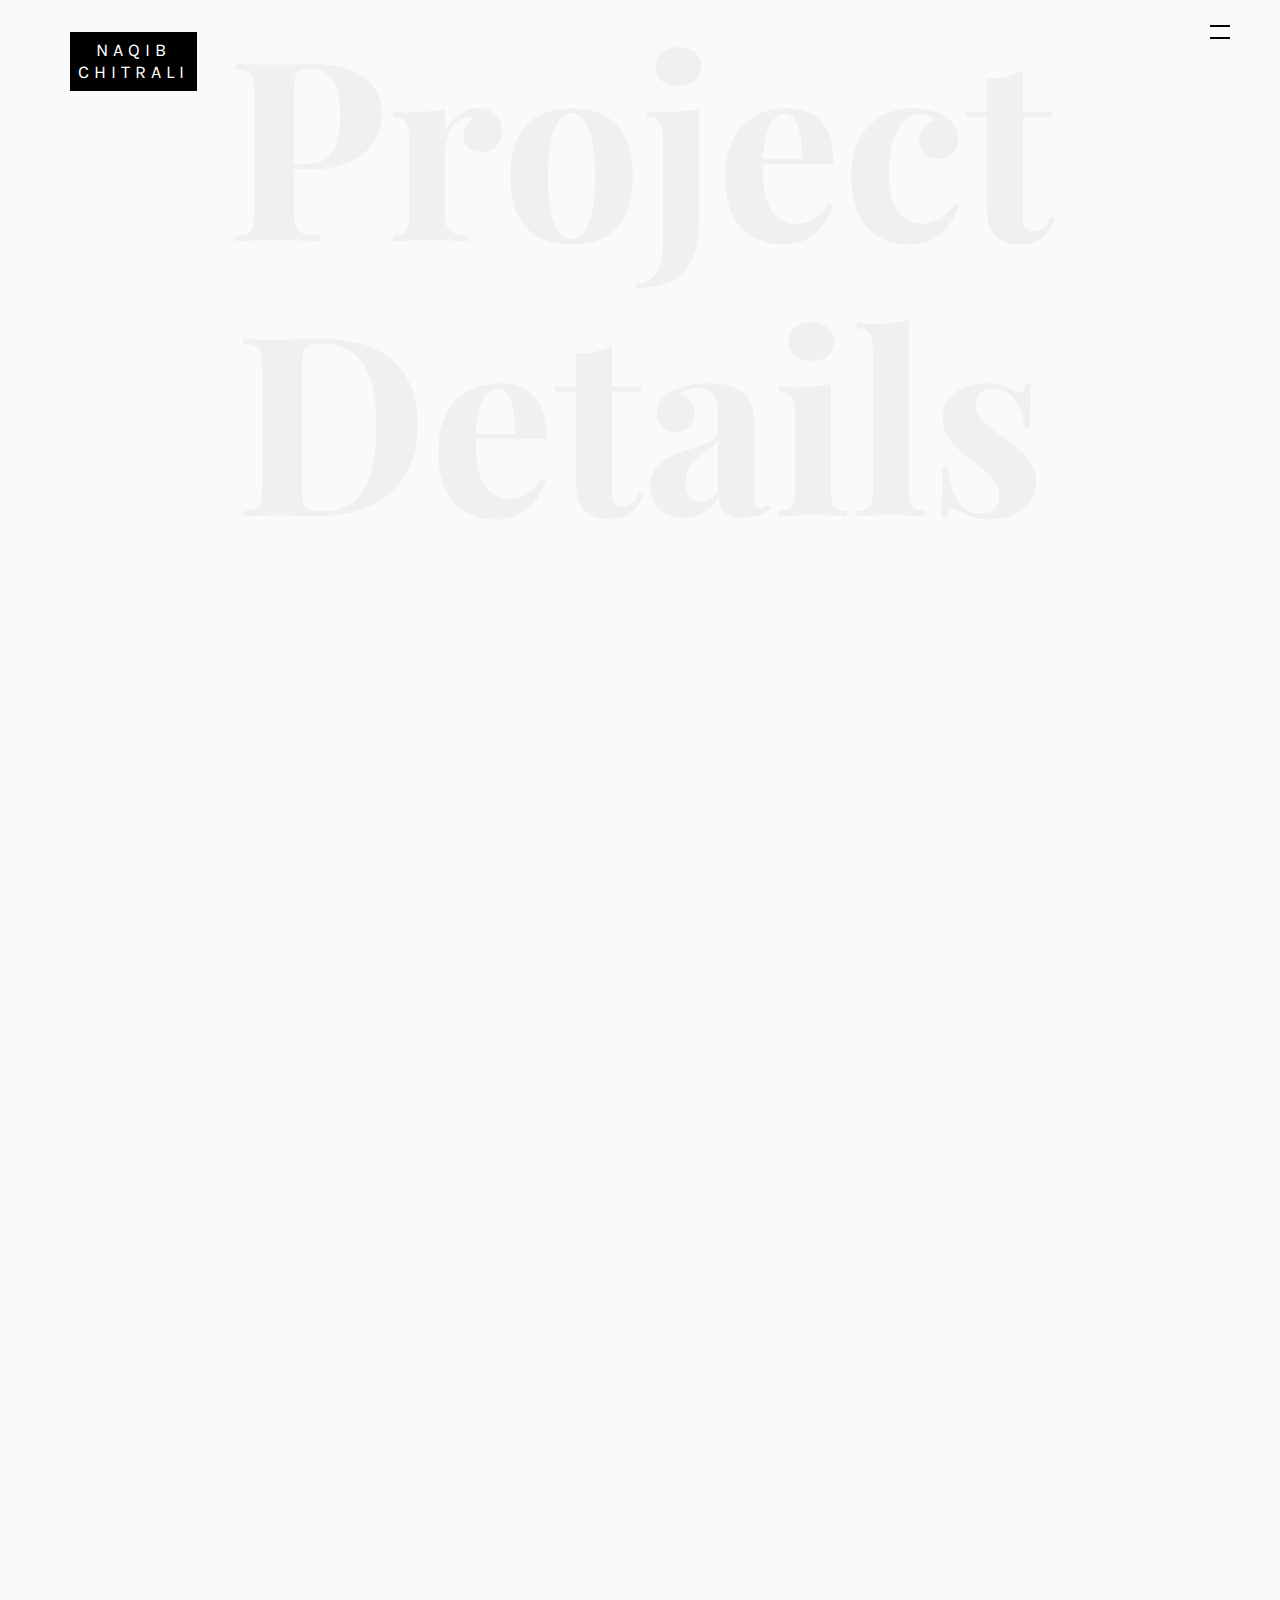
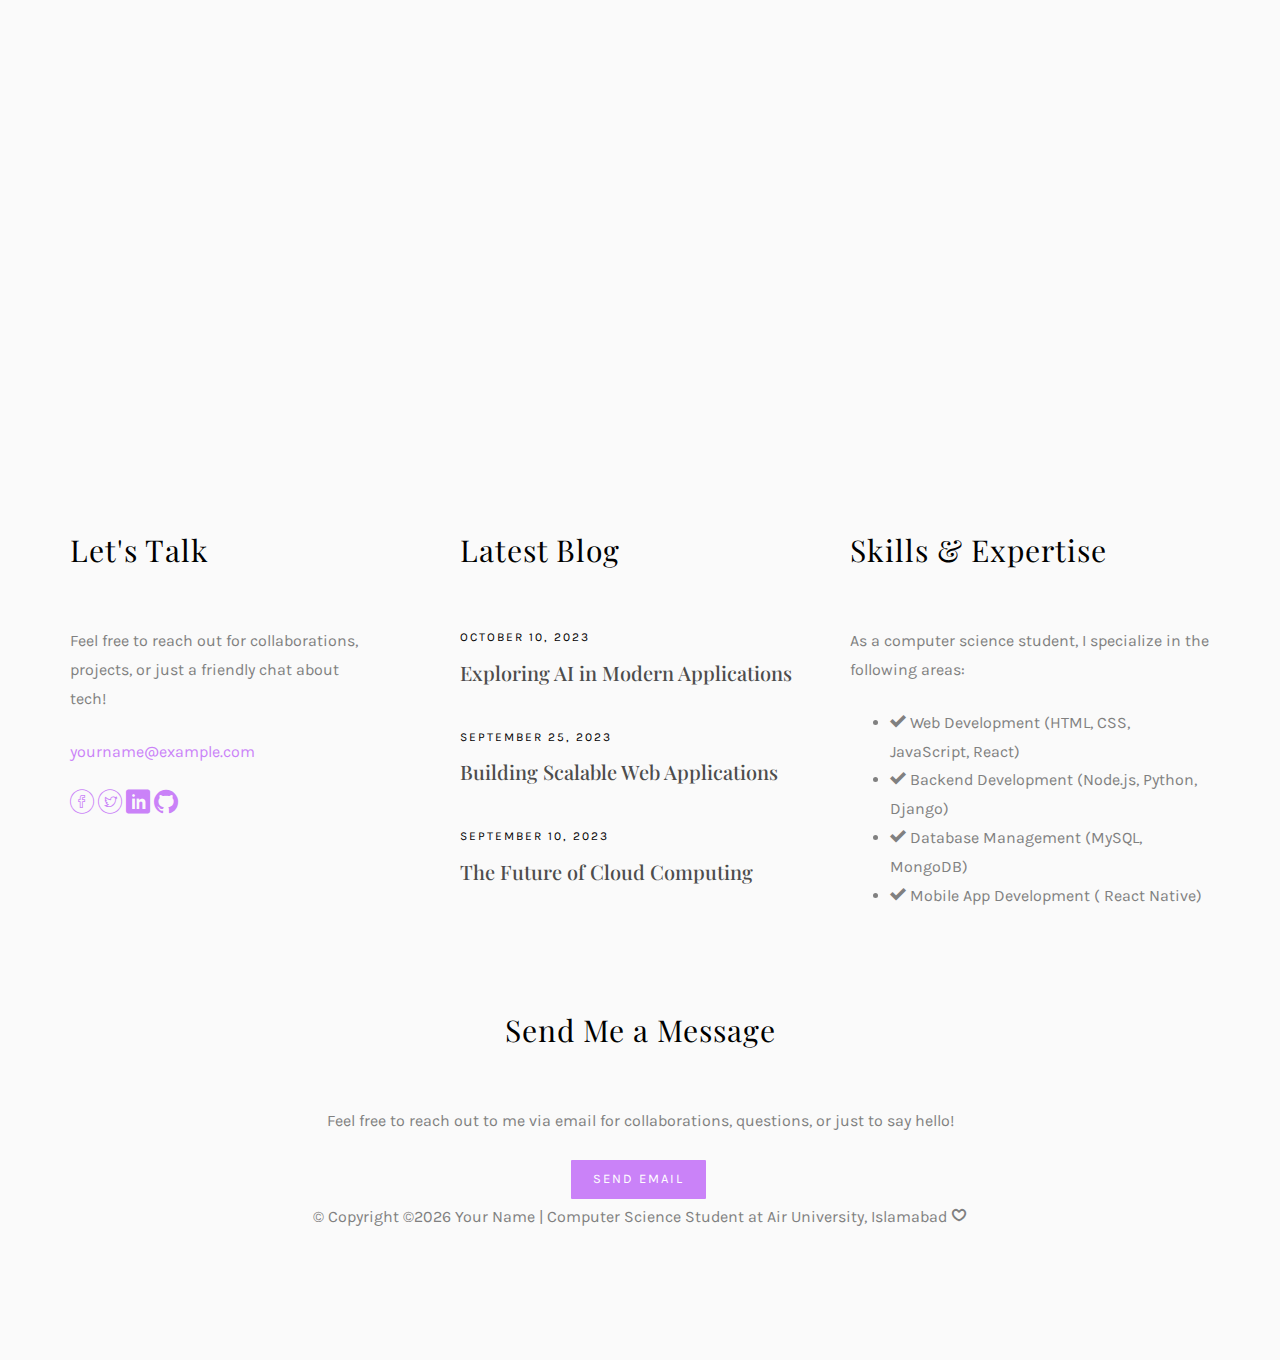
<file: work-single.html>
<!DOCTYPE HTML>
<html>
	<head>
	<meta charset="utf-8">
	<meta http-equiv="X-UA-Compatible" content="IE=edge">
	<title>Noah Template</title>
	<meta name="viewport" content="width=device-width, initial-scale=1">
	<meta name="description" content="" />
	<meta name="keywords" content="" />
	<meta name="author" content="" />

  <!-- Facebook and Twitter integration -->
	<meta property="og:title" content=""/>
	<meta property="og:image" content=""/>
	<meta property="og:url" content=""/>
	<meta property="og:site_name" content=""/>
	<meta property="og:description" content=""/>
	<meta name="twitter:title" content="" />
	<meta name="twitter:image" content="" />
	<meta name="twitter:url" content="" />
	<meta name="twitter:card" content="" />

	<!-- Place favicon.ico and apple-touch-icon.png in the root directory -->
	<link rel="shortcut icon" href="favicon.ico">

	<link href="https://fonts.googleapis.com/css?family=Karla:400,700" rel="stylesheet">
	<link href="https://fonts.googleapis.com/css?family=Playfair+Display:400,400i,700" rel="stylesheet">
	
	<!-- Animate.css -->
	<link rel="stylesheet" href="css/animate.css">
	<!-- Icomoon Icon Fonts-->
	<link rel="stylesheet" href="css/icomoon.css">
	<!-- Bootstrap  -->
	<link rel="stylesheet" href="css/bootstrap.css">
	<!-- Owl Carousel -->
	<link rel="stylesheet" href="css/owl.carousel.min.css">
	<link rel="stylesheet" href="css/owl.theme.default.min.css">
	<!-- Magnific Popup -->
	<link rel="stylesheet" href="css/magnific-popup.css">

	<link rel="stylesheet" href="css/style.css">


	<!-- Modernizr JS -->
	<script src="js/modernizr-2.6.2.min.js"></script>
	<!-- FOR IE9 below -->
	<!--[if lt IE 9]>
	<script src="js/respond.min.js"></script>
	<![endif]-->

	</head>
	<body>


		<nav id="colorlib-main-nav" role="navigation">
			<a href="#" class="js-colorlib-nav-toggle colorlib-nav-toggle active"><i></i></a>
			<div class="js-fullheight colorlib-table">
				<div class="colorlib-table-cell js-fullheight">
					<div class="row">
						<div class="col-md-12">
							<div class="form-group">
								<input type="text" class="form-control" id="search" placeholder="Enter any key to search...">
								<button type="submit" class="btn btn-primary"><i class="icon-search3"></i></button>
							</div>
						</div>
					</div>
					<div class="row">
						<div class="col-md-12">
							<ul>
								<li><a href="index.html">Home</a></li>
								<li><a href="services.html">Services</a></li>
								<li class="active"><a href="work.html">Work</a></li>
								<li><a href="blog.html">Blog</a></li>
								<li><a href="about.html">About</a></li>
								<li><a href="contact.html">Contact</a></li>
							</ul>
						</div>
					</div>
					<div class="row">
						<div class="col-md-12">
							<h2 class="head-title">Projects</h2>
							<a href="images/work-1.jpg" class="gallery image-popup-link text-center" style="background-image: url(images/work-1.jpg);">
								<span><i class="icon-search3"></i></span>
							</a>
						</div>
					</div>
				</div>
			</div>
		</nav>
		
		<div id="colorlib-page">
			<header>
				<div class="container">
					<div class="row">
						<div class="col-md-12">
							<div class="colorlib-navbar-brand">
								<a class="colorlib-logo" href="index.html"><span>Naqib</span><span>Chitrali</span></a>
							</div>
							<a href="#" class="js-colorlib-nav-toggle colorlib-nav-toggle"><i></i></a>
						</div>
					</div>
				</div>
			</header>
		
			<div id="colorlib-work">
				<div class="container">
					<div class="row text-center">
						<h2 class="bold">Project Details</h2>
					</div>
					<div class="row">
						<div class="col-md-12 col-md-offset-0 text-center animate-box intro-heading">
							<span>Development Project</span>
							<h2>E-Commerce Platform</h2>
						</div>
					</div>
		
					<!-- Project Profile Section -->
					<div class="row">
						<div class="col-md-8 col-md-offset-2">
							<div class="project-profile animate-box">
								<div class="project-image text-center">
									<img src="images/work-1.jpg" alt="Project Image" class="img-responsive">
								</div>
								<div class="project-details">
									<h2>E-Commerce Platform</h2>
									<div class="tech-stack">
										<span class="badge">React</span>
										<span class="badge">Node.js</span>
										<span class="badge">MongoDB</span>
										<span class="badge">AWS</span>
									</div>
									<p class="project-description">
										A full-stack e-commerce solution with real-time inventory management and payment gateway integration. Developed using modern web technologies with a focus on scalability and security.
									</p>
									<h3>Key Features:</h3>
									<ul class="project-features">
										<li>User authentication with JWT</li>
										<li>Product recommendation engine</li>
										<li>Admin dashboard with analytics</li>
										<li>RESTful API architecture</li>
									</ul>
									<div class="project-links text-center">
										<a href="#" class="btn btn-primary btn-lg"><i class="icon-download"></i> Download Project</a>
									</div>
								</div>
							</div>
						</div>
					</div>
		
					<!-- Project Details Section -->
					<div class="row">
						<div class="col-md-8 col-md-offset-2">
							<div class="project-description animate-box">
								<h3>Project Overview</h3>
								<p>
									This project is a fully functional e-commerce platform designed to handle high traffic and provide a seamless shopping experience. It includes features like user authentication, product management, and real-time analytics.
								</p>
								<h3>Technical Details</h3>
								<p>
									The platform is built using React for the frontend, Node.js for the backend, and MongoDB for the database. It is hosted on AWS with CI/CD pipelines for automated deployment.
								</p>
								<h3>How to Use</h3>
								<p>
									Download the project files and follow the README instructions to set up the development environment. You can customize the platform to suit your specific business needs.
								</p>
							</div>
						</div>
					</div>
				</div>
			</div>
		</div>


		<footer>
			<div id="footer">
				<div class="container">
					<div class="row">
						<!-- Let's Talk Section -->
						<div class="col-md-4 col-pb-sm">
							<div class="row">
								<div class="col-md-10">
									<h2>Let's Talk</h2>
									<p>Feel free to reach out for collaborations, projects, or just a friendly chat about tech!</p>
									<p><a href="#">yourname@example.com</a></p>
									<p class="colorlib-social-icons">
										<a href="#"><i class="icon-facebook4"></i></a>
										<a href="#"><i class="icon-twitter3"></i></a>
										<a href="#"><i class="icon-linkedin"></i></a>
										<a href="#"><i class="icon-github"></i></a>
									</p>
								</div>
							</div>
						</div>
		
						<!-- Latest Blog Section -->
						<div class="col-md-4 col-pb-sm">
							<h2>Latest Blog</h2>
							<div class="f-entry">
								<a href="#" class="featured-img" style="background-image: url(images/img-1.jpg);"></a>
								<div class="desc">
									<span>October 10, 2023</span>
									<h3><a href="#">Exploring AI in Modern Applications</a></h3>
								</div>
							</div>
							<div class="f-entry">
								<a href="#" class="featured-img" style="background-image: url(images/img-2.jpg);"></a>
								<div class="desc">
									<span>September 25, 2023</span>
									<h3><a href="#">Building Scalable Web Applications</a></h3>
								</div>
							</div>
							<div class="f-entry">
								<a href="#" class="featured-img" style="background-image: url(images/img-3.jpg);"></a>
								<div class="desc">
									<span>September 10, 2023</span>
									<h3><a href="#">The Future of Cloud Computing</a></h3>
								</div>
							</div>
						</div>
		
						<!-- Skills and Expertise Section -->
						<div class="col-md-4 col-pb-sm">
							<h2>Skills & Expertise</h2>
							<p>As a computer science student, I specialize in the following areas:</p>
							<ul class="skills-list">
								<li><i class="icon-checkmark"></i> Web Development (HTML, CSS, JavaScript, React)</li>
								<li><i class="icon-checkmark"></i> Backend Development (Node.js, Python, Django)</li>
								<li><i class="icon-checkmark"></i> Database Management (MySQL, MongoDB)</li>
							
							
								<li><i class="icon-checkmark"></i> Mobile App Development ( React Native)</li>
							</ul>
						</div>
					</div>
		
					<!-- Newsletter Section -->
					<div class="row">
						<div class="col-md-12 text-center">
							<h2>Send Me a Message</h2>
							<p>Feel free to reach out to me via email for collaborations, questions, or just to say hello!</p>
							<div class="contact-email text-center">
								<a href="mailto:naqeeebknn@gmail.com" class="btn btn-primary btn-custom">Send Email</a>
							</div>
						</div>
					</div>
		
					<!-- Copyright Section -->
					<div class="row">
						<div class="col-md-12 text-center">
							<p>
								&copy; <!-- Link back to Colorlib can't be removed. Template is licensed under CC BY 3.0. -->
								Copyright &copy;<script>document.write(new Date().getFullYear());</script> Your Name | Computer Science Student at Air University, Islamabad <i class="icon-heart4" aria-hidden="true"></i>
								<!-- Link back to Colorlib can't be removed. Template is licensed under CC BY 3.0. -->
							</p>
						</div>
					</div>
				</div>
			</div>
		</footer>

	
	

	<!-- jQuery -->
	<script src="js/jquery.min.js"></script>
	<!-- jQuery Easing -->
	<script src="js/jquery.easing.1.3.js"></script>
	<!-- Bootstrap -->
	<script src="js/bootstrap.min.js"></script>
	<!-- Waypoints -->
	<script src="js/jquery.waypoints.min.js"></script>
	<!-- Owl Carousel -->
	<script src="js/owl.carousel.min.js"></script>
	<!-- Magnific Popup -->
	<script src="js/jquery.magnific-popup.min.js"></script>
	<script src="js/magnific-popup-options.js"></script>

	<!-- Main JS (Do not remove) -->
	<script src="js/main.js"></script>

	</body>
</html>
</file>
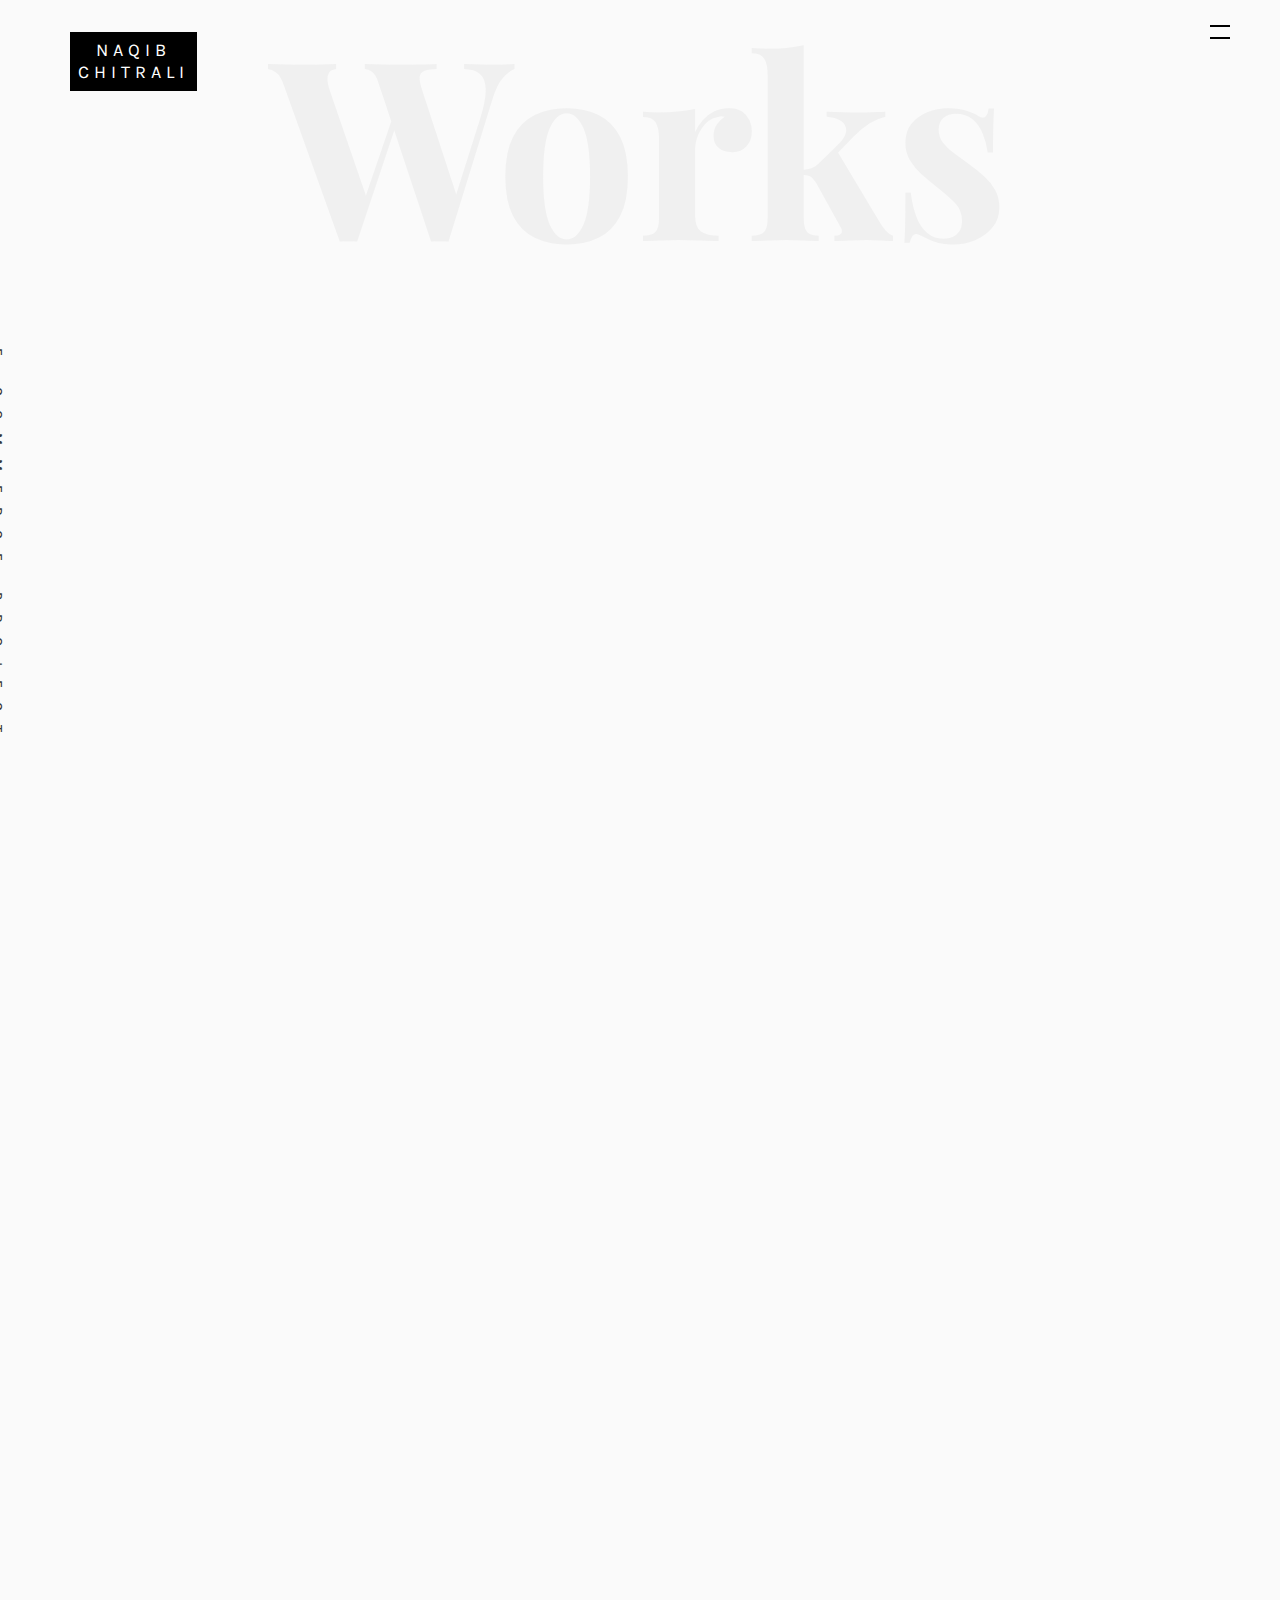
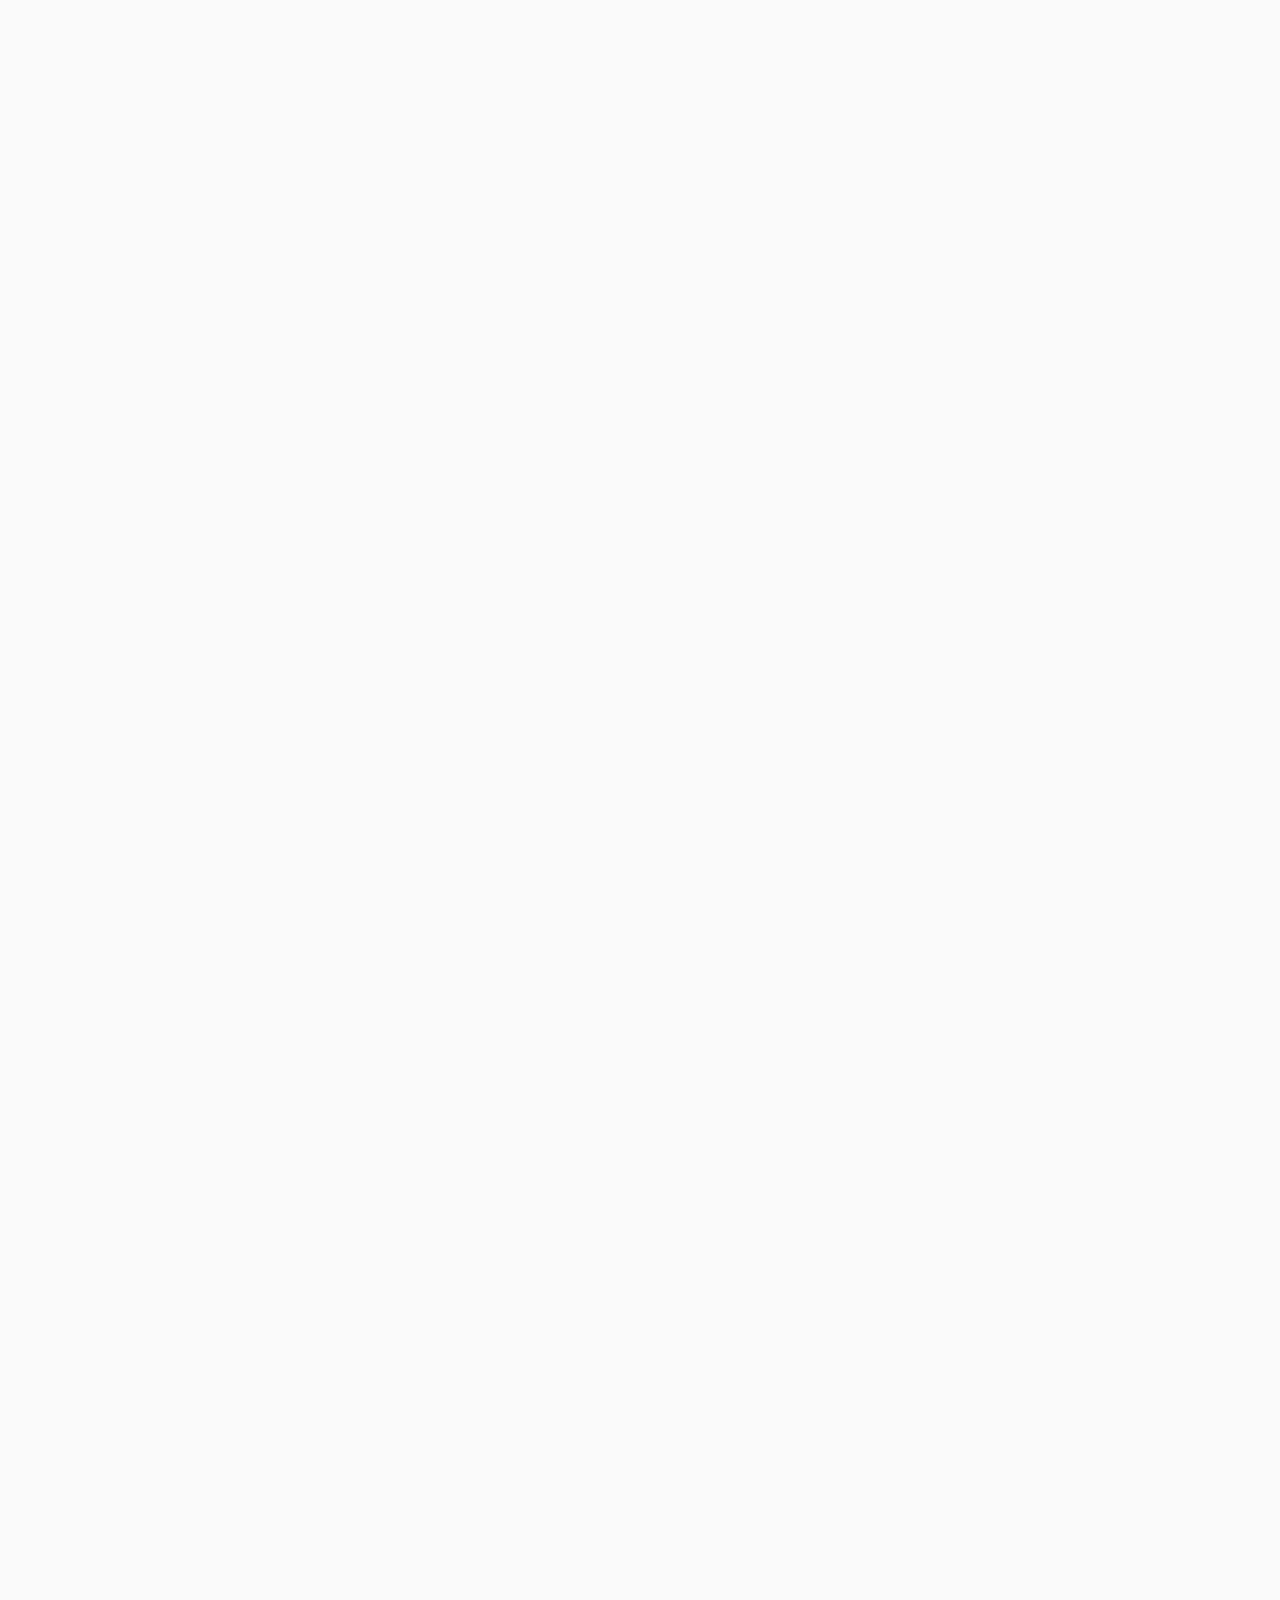
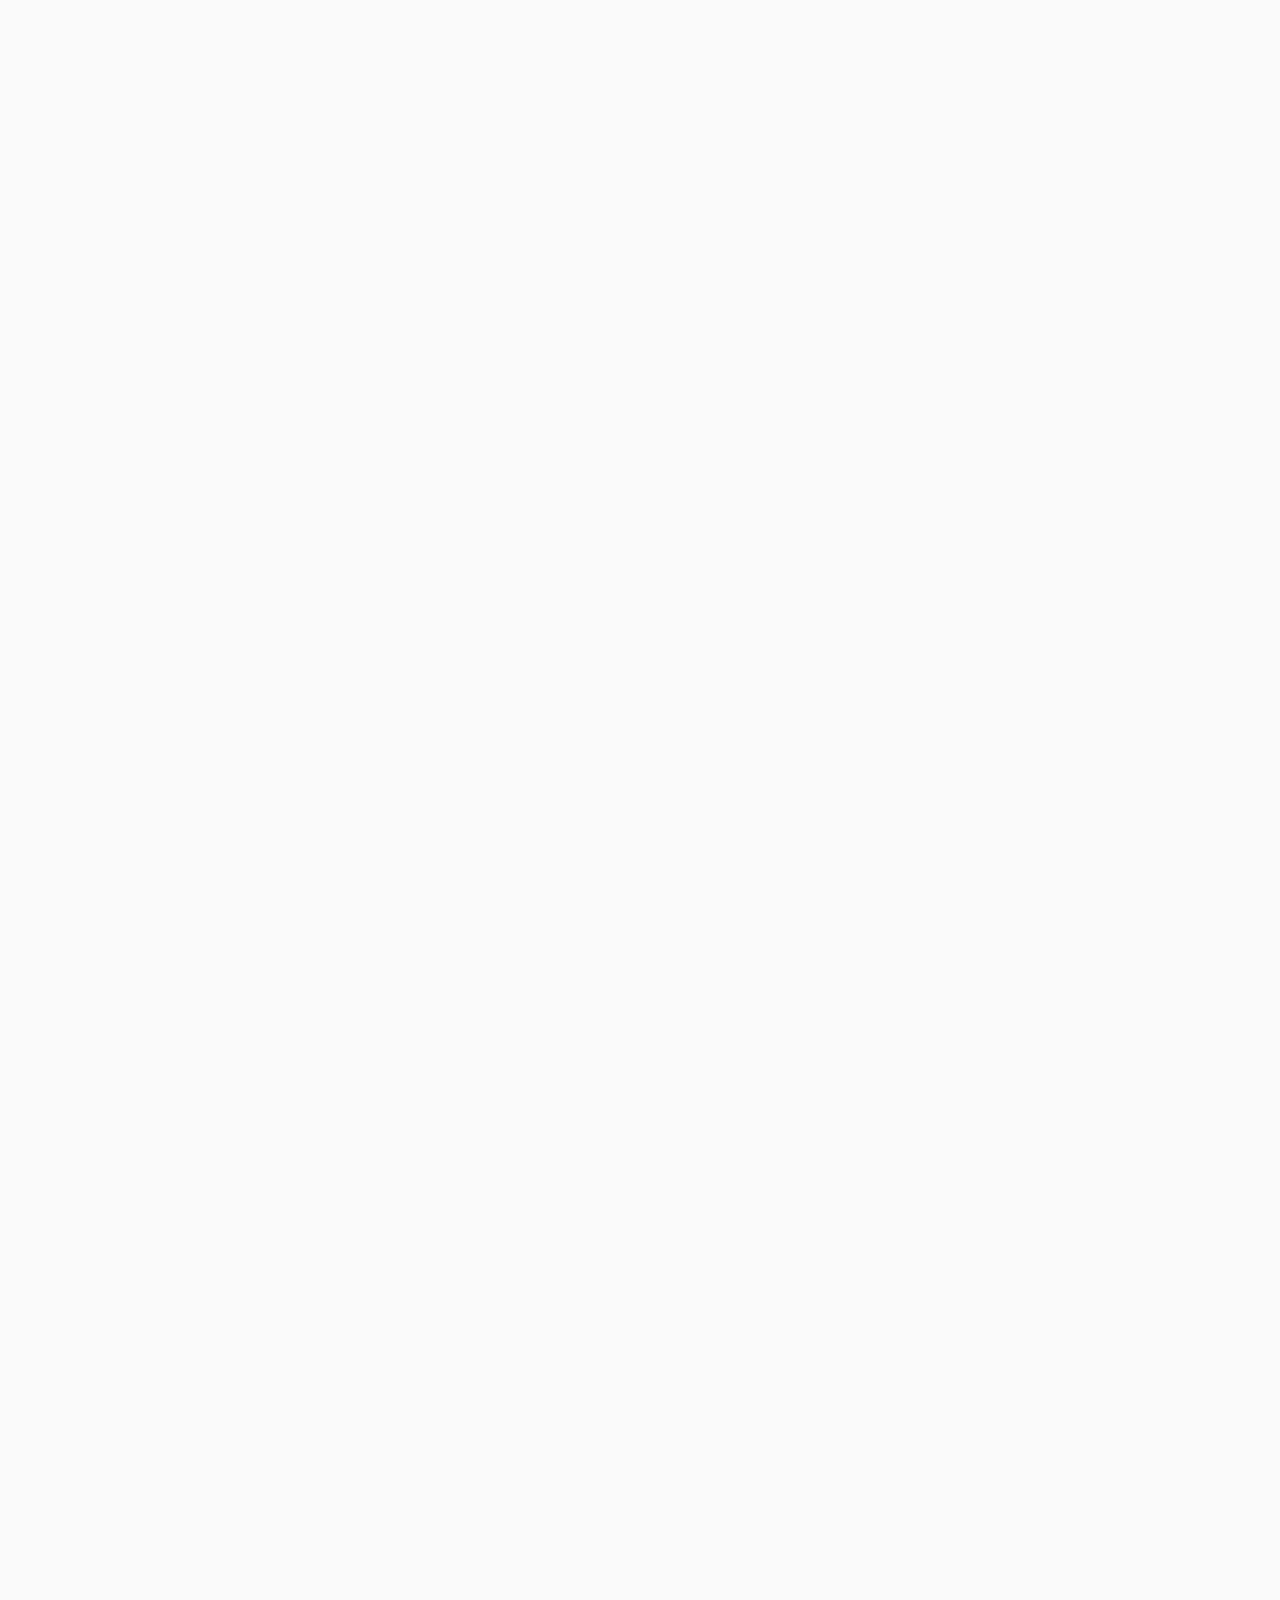
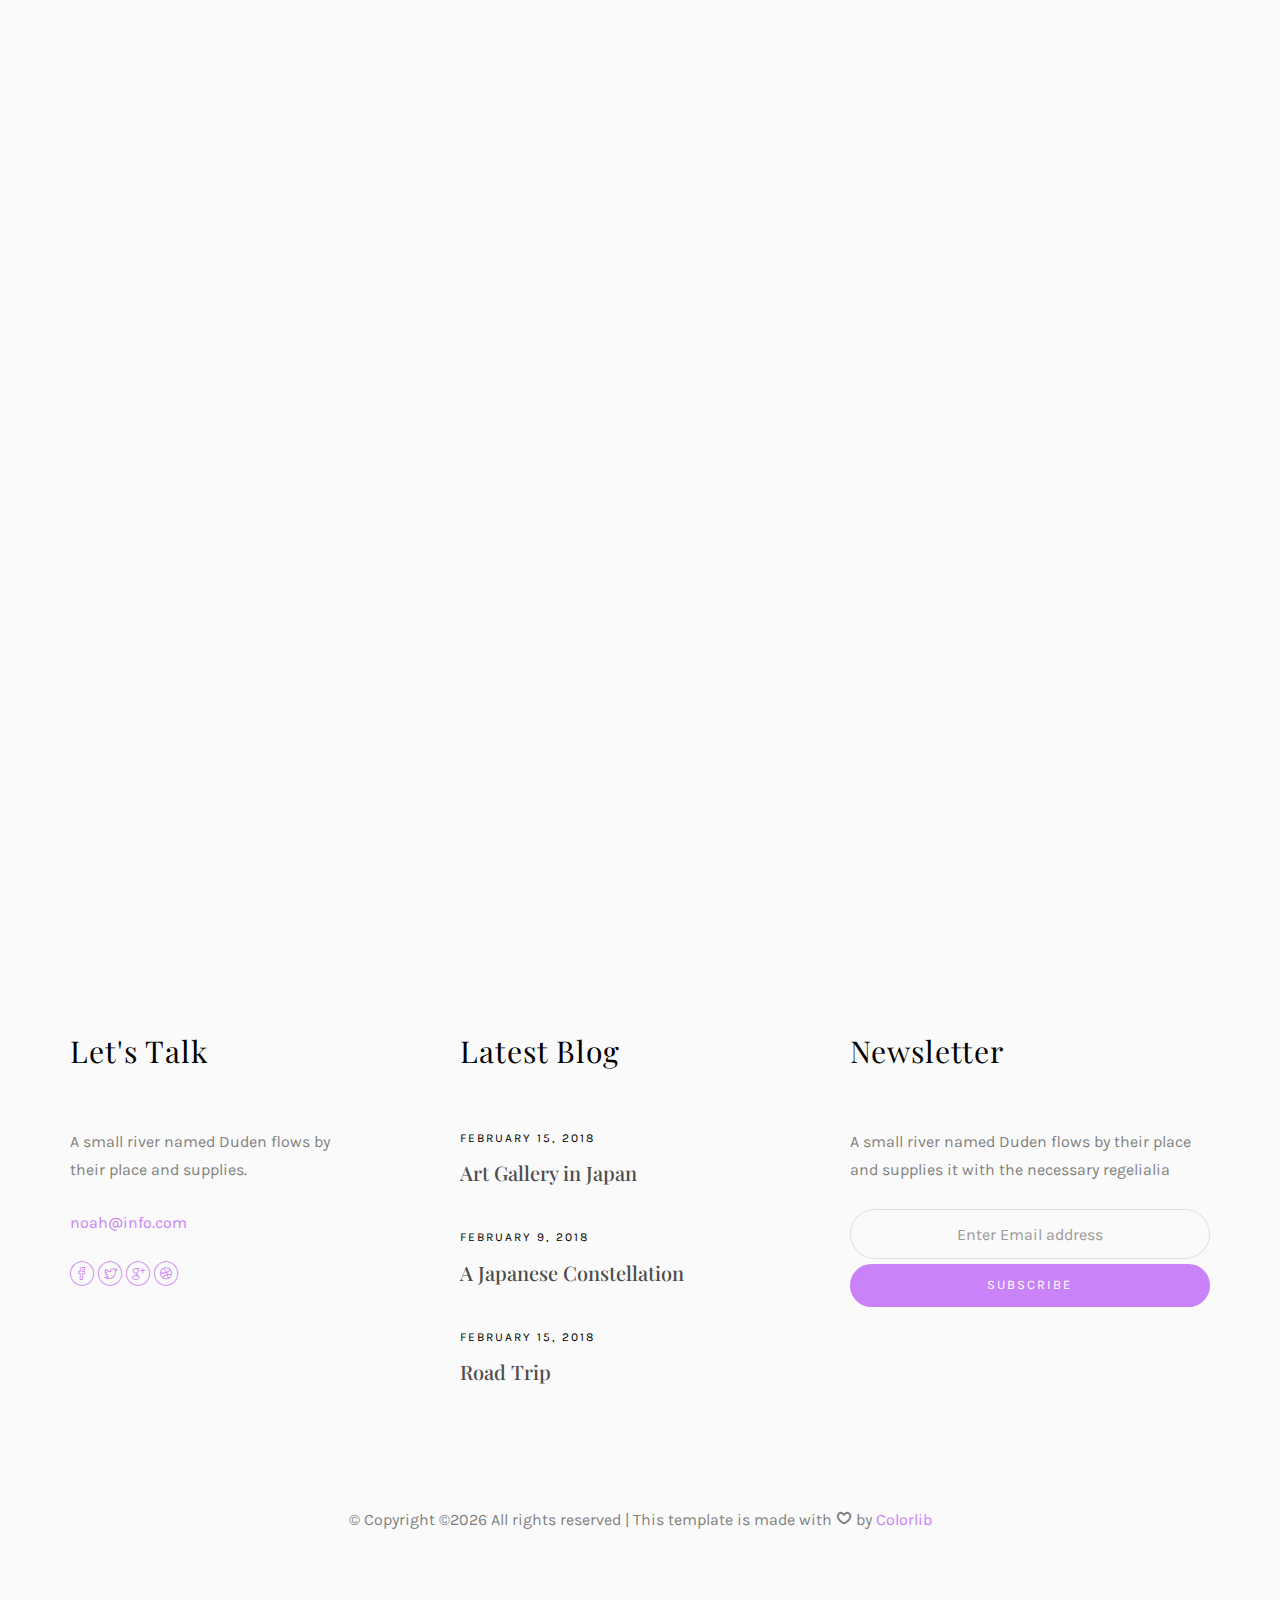
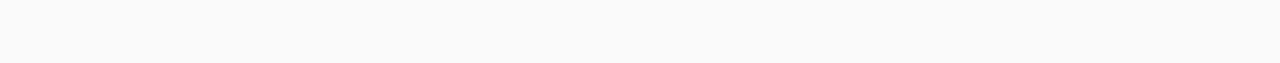
<file: work.html>
<!DOCTYPE HTML>
<html>
	<head>
	<meta charset="utf-8">
	<meta http-equiv="X-UA-Compatible" content="IE=edge">
	<title>Noah Template</title>
	<meta name="viewport" content="width=device-width, initial-scale=1">
	<meta name="description" content="" />
	<meta name="keywords" content="" />
	<meta name="author" content="" />

  <!-- Facebook and Twitter integration -->
	<meta property="og:title" content=""/>
	<meta property="og:image" content=""/>
	<meta property="og:url" content=""/>
	<meta property="og:site_name" content=""/>
	<meta property="og:description" content=""/>
	<meta name="twitter:title" content="" />
	<meta name="twitter:image" content="" />
	<meta name="twitter:url" content="" />
	<meta name="twitter:card" content="" />

	<!-- Place favicon.ico and apple-touch-icon.png in the root directory -->
	<link rel="shortcut icon" href="favicon.ico">

	<link href="https://fonts.googleapis.com/css?family=Karla:400,700" rel="stylesheet">
	<link href="https://fonts.googleapis.com/css?family=Playfair+Display:400,400i,700" rel="stylesheet">
	
	<!-- Animate.css -->
	<link rel="stylesheet" href="css/animate.css">
	<!-- Icomoon Icon Fonts-->
	<link rel="stylesheet" href="css/icomoon.css">
	<!-- Bootstrap  -->
	<link rel="stylesheet" href="css/bootstrap.css">
	<!-- Owl Carousel -->
	<link rel="stylesheet" href="css/owl.carousel.min.css">
	<link rel="stylesheet" href="css/owl.theme.default.min.css">
	<!-- Magnific Popup -->
	<link rel="stylesheet" href="css/magnific-popup.css">

	<link rel="stylesheet" href="css/style.css">


	<!-- Modernizr JS -->
	<script src="js/modernizr-2.6.2.min.js"></script>
	<!-- FOR IE9 below -->
	<!--[if lt IE 9]>
	<script src="js/respond.min.js"></script>
	<![endif]-->

	</head>
	<body>

	<nav id="colorlib-main-nav" role="navigation">
		<a href="#" class="js-colorlib-nav-toggle colorlib-nav-toggle active"><i></i></a>
		<div class="js-fullheight colorlib-table">
			<div class="colorlib-table-cell js-fullheight">
				<div class="row">
					<div class="col-md-12">
						<div class="form-group">
							<input type="text" class="form-control" id="search" placeholder="Enter any key to search...">
							<button type="submit" class="btn btn-primary"><i class="icon-search3"></i></button>
						</div>
					</div>
				</div>
				<div class="row">
					<div class="col-md-12">
						<ul>
							<li><a href="index.html">Home</a></li>
							<li><a href="services.html">Services</a></li>
							<li class="active"><a href="work.html">Work</a></li>
							<li><a href="blog.html">Blog</a></li>
							<li><a href="about.html">About</a></li>
							<li><a href="contact.html">Contact</a></li>
						</ul>
					</div>
				</div>
				<div class="row">
					<div class="col-md-12">
						<h2 class="head-title">Works</h2>
						<a href="images/work-1.jpg" class="gallery image-popup-link text-center" style="background-image: url(images/work-1.jpg);">
							<span><i class="icon-search3"></i></span>
						</a>
						<a href="images/work-2.jpg" class="gallery image-popup-link text-center" style="background-image: url(images/work-2.jpg);">
							<span><i class="icon-search3"></i></span>
						</a>
						<a href="images/work-3.jpg" class="gallery image-popup-link text-center" style="background-image: url(images/work-3.jpg);">
							<span><i class="icon-search3"></i></span>
						</a>
						<a href="images/work-4.jpg" class="gallery image-popup-link text-center" style="background-image: url(images/work-4.jpg);">
							<span><i class="icon-search3"></i></span>
						</a>
					</div>
				</div>
			</div>
		</div>
	</nav>
	
	<div id="colorlib-page">
		<header>
			<div class="container">
				<div class="row">
					<div class="col-md-12">
						<div class="colorlib-navbar-brand">
							<a class="colorlib-logo" href="index.html"><span>Naqib</span><span>Chitrali</span></a>
						</div>
						<a href="#" class="js-colorlib-nav-toggle colorlib-nav-toggle"><i></i></a>
					</div>
				</div>
			</div>
		</header>
		<div id="colorlib-work">
			<div class="container">
				<div class="row text-center">
					<h2 class="bold">Works</h2>
				</div>
				<div class="row">
					<div class="col-md-12 col-md-offset-0 text-center animate-box intro-heading">
						<span>Portfolio</span>
						<h2>Done Projects</h2>
					</div>
				</div>
				<div class="row">
					<div class="col-md-12">
						<div class="rotate">
							<h2 class="heading">e Commerce project</h2>
						</div>
					</div>
				</div>
				<div class="row">
					<div class="col-md-12">
						<div class="work-entry animate-box">
							<a href="work-single.html" class="work-img" style="background-image: url(images/work-1.jpg);">
								<div class="display-t">
									<div class="work-name">
										<h2>ecommerce platform</h2>
									</div>
								</div>
							</a>
							
					
				
							<div class="col-md-4 col-md-offset-4">
								<div class="desc">
									<p>Far far away, behind the word mountains, far from the countries Vokalia and Consonantia, there live the blind texts. Separated they live in Bookmarksgrove right at the coast of the Semantics, a large language ocean.</p>
									<p class="read"><a href="#">View details</a></p>
								</div>
							</div>
						</div>
					</div>
					<div class="col-md-12">
						<div class="work-entry animate-box">
							<a href="work-single.html" class="work-img" style="background-image: url(images/work-4.jpg);">
								<div class="display-t">
									<div class="work-name">
										<h2>Black</h2>
									</div>
								</div>
							</a>
							<div class="col-md-4 col-md-offset-4">
								<div class="desc">
									<p>Far far away, behind the word mountains, far from the countries Vokalia and Consonantia, there live the blind texts. Separated they live in Bookmarksgrove right at the coast of the Semantics, a large language ocean.</p>
									<p class="read"><a href="#">View details</a></p>
								</div>
							</div>
						</div>
					</div>
					<div class="col-md-12">
						<div class="work-entry animate-box">
							<a href="work-single.html" class="work-img" style="background-image: url(images/work-5.jpg);">
								<div class="display-t">
									<div class="work-name">
										<h2>Black</h2>
									</div>
								</div>
							</a>
							<div class="col-md-4 col-md-offset-4">
								<div class="desc">
									<p>Far far away, behind the word mountains, far from the countries Vokalia and Consonantia, there live the blind texts. Separated they live in Bookmarksgrove right at the coast of the Semantics, a large language ocean.</p>
									<p class="read"><a href="#">View details</a></p>
								</div>
							</div>
						</div>
					</div>
					<div class="col-md-12">
						<div class="work-entry animate-box">
							<a href="work-single.html" class="work-img" style="background-image: url(images/work-6.jpg);">
								<div class="display-t">
									<div class="work-name">
										<h2>Black</h2>
									</div>
								</div>
							</a>
							<div class="col-md-4 col-md-offset-4">
								<div class="desc">
									<p>Far far away, behind the word mountains, far from the countries Vokalia and Consonantia, there live the blind texts. Separated they live in Bookmarksgrove right at the coast of the Semantics, a large language ocean.</p>
									<p class="read"><a href="#">View details</a></p>
								</div>
							</div>
						</div>
					</div>
					<div class="col-md-12">
						<div class="work-entry animate-box">
							<a href="work-single.html" class="work-img" style="background-image: url(images/work-7.jpg);">
								<div class="display-t">
									<div class="work-name">
										<h2>Indice</h2>
									</div>
								</div>
							</a>
							<div class="col-md-4 col-md-offset-4">
								<div class="desc">
									<p>Far far away, behind the word mountains, far from the countries Vokalia and Consonantia, there live the blind texts. Separated they live in Bookmarksgrove right at the coast of the Semantics, a large language ocean.</p>
									<p class="read"><a href="#">View details</a></p>
								</div>
							</div>
						</div>
					</div>
				</div>
			</div>
		</div>

		<footer>
			<div id="footer">
				<div class="container">
					<div class="row">
						<div class="col-md-4 col-pb-sm">
							<div class="row">
								<div class="col-md-10">
									<h2>Let's Talk</h2>
									<p>A small river named Duden flows by their place and supplies.</p>
									<p><a href="#">noah@info.com</a></p>
									<p class="colorlib-social-icons">
										<a href="#"><i class="icon-facebook4"></i></a>
										<a href="#"><i class="icon-twitter3"></i></a>
										<a href="#"><i class="icon-googleplus"></i></a>
										<a href="#"><i class="icon-dribbble2"></i></a>
									</p>
								</div>
							</div>
						</div>
						<div class="col-md-4 col-pb-sm">
							<h2>Latest Blog</h2>
							<div class="f-entry">
								<a href="#" class="featured-img" style="background-image: url(images/img-1.jpg);"></a>
								<div class="desc">
									<span>February 15, 2018</span>
									<h3><a href="#">Art Gallery in Japan</a></h3>
								</div>
							</div>
							<div class="f-entry">
								<a href="#" class="featured-img" style="background-image: url(images/img-2.jpg);"></a>
								<div class="desc">
									<span>February 9, 2018</span>
									<h3><a href="#">A Japanese Constellation</a></h3>
								</div>
							</div>
							<div class="f-entry">
								<a href="#" class="featured-img" style="background-image: url(images/img-3.jpg);"></a>
								<div class="desc">
									<span>February 15, 2018</span>
									<h3><a href="#">Road Trip</a></h3>
								</div>
							</div>
						</div>
						<div class="col-md-4 col-pb-sm">
							<h2>Newsletter</h2>
							<p>A small river named Duden flows by their place and supplies it with the necessary regelialia</p>
							<div class="subscribe text-center">
								<div class="form-group">
									<input type="text" class="form-control text-center" placeholder="Enter Email address">
									<input type="submit" value="Subscribe" class="btn btn-primary btn-custom">
								</div>
							</div>
						</div>
					</div>
					<div class="row">
						<div class="col-md-12 text-center">
							<p>
								&copy; <!-- Link back to Colorlib can't be removed. Template is licensed under CC BY 3.0. -->
Copyright &copy;<script>document.write(new Date().getFullYear());</script> All rights reserved | This template is made with <i class="icon-heart4" aria-hidden="true"></i> by <a href="https://colorlib.com" target="_blank">Colorlib</a>
<!-- Link back to Colorlib can't be removed. Template is licensed under CC BY 3.0. -->
							</p>
						</div>
					</div>
				</div>
			</div>
		</footer>
	
	</div>

	<!-- jQuery -->
	<script src="js/jquery.min.js"></script>
	<!-- jQuery Easing -->
	<script src="js/jquery.easing.1.3.js"></script>
	<!-- Bootstrap -->
	<script src="js/bootstrap.min.js"></script>
	<!-- Waypoints -->
	<script src="js/jquery.waypoints.min.js"></script>
	<!-- Owl Carousel -->
	<script src="js/owl.carousel.min.js"></script>
	<!-- Magnific Popup -->
	<script src="js/jquery.magnific-popup.min.js"></script>
	<script src="js/magnific-popup-options.js"></script>

	<!-- Main JS (Do not remove) -->
	<script src="js/main.js"></script>

	</body>
</html>
</file>
<file: css/icomoon.css>
@font-face {
  font-family: 'icomoon';
  src:  url('fonts/icomoon.eot?tmere9');
  src:  url('fonts/icomoon.eot?tmere9#iefix') format('embedded-opentype'),
    url('fonts/icomoon.ttf?tmere9') format('truetype'),
    url('fonts/icomoon.woff?tmere9') format('woff'),
    url('fonts/icomoon.svg?tmere9#icomoon') format('svg');
  font-weight: normal;
  font-style: normal;
}

[class^="icon-"], [class*=" icon-"] {
  /* use !important to prevent issues with browser extensions that change fonts */
  font-family: 'icomoon' !important;
  speak: none;
  font-style: normal;
  font-weight: normal;
  font-variant: normal;
  text-transform: none;
  line-height: 1;

  /* Better Font Rendering =========== */
  -webkit-font-smoothing: antialiased;
  -moz-osx-font-smoothing: grayscale;
}

.icon-activity:before {
  content: "\e900";
}
.icon-airplay:before {
  content: "\e901";
}
.icon-alert-circle:before {
  content: "\e902";
}
.icon-alert-octagon:before {
  content: "\e903";
}
.icon-alert-triangle:before {
  content: "\e904";
}
.icon-align-center:before {
  content: "\e905";
}
.icon-align-justify:before {
  content: "\e906";
}
.icon-align-left:before {
  content: "\e907";
}
.icon-align-right:before {
  content: "\e908";
}
.icon-anchor:before {
  content: "\e909";
}
.icon-aperture:before {
  content: "\e90a";
}
.icon-arrow-down3:before {
  content: "\e90b";
}
.icon-arrow-down-circle:before {
  content: "\e90c";
}
.icon-arrow-down-left3:before {
  content: "\e90d";
}
.icon-arrow-down-right3:before {
  content: "\e90e";
}
.icon-arrow-left3:before {
  content: "\e90f";
}
.icon-arrow-left-circle:before {
  content: "\e910";
}
.icon-arrow-right3:before {
  content: "\e911";
}
.icon-arrow-right-circle:before {
  content: "\e912";
}
.icon-arrow-up3:before {
  content: "\e913";
}
.icon-arrow-up-circle:before {
  content: "\e914";
}
.icon-arrow-up-left3:before {
  content: "\e915";
}
.icon-arrow-up-right3:before {
  content: "\e916";
}
.icon-at-sign:before {
  content: "\e917";
}
.icon-award:before {
  content: "\e918";
}
.icon-bar-chart:before {
  content: "\e919";
}
.icon-bar-chart-2:before {
  content: "\e91a";
}
.icon-battery:before {
  content: "\e91b";
}
.icon-battery-charging:before {
  content: "\e91c";
}
.icon-bell2:before {
  content: "\e91d";
}
.icon-bell-off:before {
  content: "\e91e";
}
.icon-bluetooth:before {
  content: "\e91f";
}
.icon-bold2:before {
  content: "\e920";
}
.icon-book2:before {
  content: "\e921";
}
.icon-book-open:before {
  content: "\e922";
}
.icon-bookmark2:before {
  content: "\e923";
}
.icon-box:before {
  content: "\e924";
}
.icon-briefcase2:before {
  content: "\e925";
}
.icon-calendar2:before {
  content: "\e926";
}
.icon-camera2:before {
  content: "\e927";
}
.icon-camera-off:before {
  content: "\e928";
}
.icon-cast:before {
  content: "\e929";
}
.icon-check:before {
  content: "\e92a";
}
.icon-check-circle:before {
  content: "\e92b";
}
.icon-check-square:before {
  content: "\e92c";
}
.icon-chevron-down:before {
  content: "\e92d";
}
.icon-chevron-left:before {
  content: "\e92e";
}
.icon-chevron-right:before {
  content: "\e92f";
}
.icon-chevron-up:before {
  content: "\e930";
}
.icon-chevrons-down:before {
  content: "\e931";
}
.icon-chevrons-left:before {
  content: "\e932";
}
.icon-chevrons-right:before {
  content: "\e933";
}
.icon-chevrons-up:before {
  content: "\e934";
}
.icon-chrome2:before {
  content: "\e935";
}
.icon-circle:before {
  content: "\e936";
}
.icon-clipboard2:before {
  content: "\e937";
}
.icon-clock3:before {
  content: "\e938";
}
.icon-cloud2:before {
  content: "\e939";
}
.icon-cloud-drizzle:before {
  content: "\e93a";
}
.icon-cloud-lightning:before {
  content: "\e93b";
}
.icon-cloud-off:before {
  content: "\e93c";
}
.icon-cloud-rain:before {
  content: "\e93d";
}
.icon-cloud-snow:before {
  content: "\e93e";
}
.icon-code:before {
  content: "\e93f";
}
.icon-codepen2:before {
  content: "\e940";
}
.icon-command2:before {
  content: "\e941";
}
.icon-compass3:before {
  content: "\e942";
}
.icon-copy2:before {
  content: "\e943";
}
.icon-corner-down-left:before {
  content: "\e944";
}
.icon-corner-down-right:before {
  content: "\e945";
}
.icon-corner-left-down:before {
  content: "\e946";
}
.icon-corner-left-up:before {
  content: "\e947";
}
.icon-corner-right-down:before {
  content: "\e948";
}
.icon-corner-right-up:before {
  content: "\e949";
}
.icon-corner-up-left:before {
  content: "\e94a";
}
.icon-corner-up-right:before {
  content: "\e94b";
}
.icon-cpu:before {
  content: "\e94c";
}
.icon-credit-card2:before {
  content: "\e94d";
}
.icon-crop2:before {
  content: "\e94e";
}
.icon-crosshair:before {
  content: "\e94f";
}
.icon-database2:before {
  content: "\e950";
}
.icon-delete:before {
  content: "\e951";
}
.icon-disc:before {
  content: "\e952";
}
.icon-dollar-sign:before {
  content: "\e953";
}
.icon-download4:before {
  content: "\e954";
}
.icon-download-cloud:before {
  content: "\e955";
}
.icon-droplet2:before {
  content: "\e956";
}
.icon-edit:before {
  content: "\e957";
}
.icon-edit-2:before {
  content: "\e958";
}
.icon-edit-3:before {
  content: "\e959";
}
.icon-external-link:before {
  content: "\e95a";
}
.icon-eye2:before {
  content: "\e95b";
}
.icon-eye-off:before {
  content: "\e95c";
}
.icon-facebook3:before {
  content: "\e95d";
}
.icon-fast-forward:before {
  content: "\e95e";
}
.icon-feather:before {
  content: "\e95f";
}
.icon-file:before {
  content: "\e960";
}
.icon-file-minus:before {
  content: "\e961";
}
.icon-file-plus:before {
  content: "\e962";
}
.icon-file-text3:before {
  content: "\e963";
}
.icon-film2:before {
  content: "\e964";
}
.icon-filter2:before {
  content: "\e965";
}
.icon-flag2:before {
  content: "\e966";
}
.icon-folder2:before {
  content: "\e967";
}
.icon-folder-minus2:before {
  content: "\e968";
}
.icon-folder-plus2:before {
  content: "\e969";
}
.icon-git-branch:before {
  content: "\e96a";
}
.icon-git-commit:before {
  content: "\e96b";
}
.icon-git-merge:before {
  content: "\e96c";
}
.icon-git-pull-request:before {
  content: "\e96d";
}
.icon-github2:before {
  content: "\e96e";
}
.icon-gitlab:before {
  content: "\e96f";
}
.icon-globe:before {
  content: "\e970";
}
.icon-grid:before {
  content: "\e971";
}
.icon-hard-drive:before {
  content: "\e972";
}
.icon-hash:before {
  content: "\e973";
}
.icon-headphones2:before {
  content: "\e974";
}
.icon-heart2:before {
  content: "\e975";
}
.icon-help-circle:before {
  content: "\e976";
}
.icon-home4:before {
  content: "\e977";
}
.icon-image2:before {
  content: "\e978";
}
.icon-inbox:before {
  content: "\e979";
}
.icon-info2:before {
  content: "\e97a";
}
.icon-instagram2:before {
  content: "\e97b";
}
.icon-italic2:before {
  content: "\e97c";
}
.icon-layers:before {
  content: "\e97d";
}
.icon-layout:before {
  content: "\e97e";
}
.icon-life-buoy:before {
  content: "\e97f";
}
.icon-link2:before {
  content: "\e980";
}
.icon-link-2:before {
  content: "\e981";
}
.icon-linkedin3:before {
  content: "\e982";
}
.icon-list3:before {
  content: "\e983";
}
.icon-loader:before {
  content: "\e984";
}
.icon-lock2:before {
  content: "\e985";
}
.icon-log-in:before {
  content: "\e986";
}
.icon-log-out:before {
  content: "\e987";
}
.icon-mail5:before {
  content: "\e988";
}
.icon-map3:before {
  content: "\e989";
}
.icon-map-pin:before {
  content: "\e98a";
}
.icon-maximize:before {
  content: "\e98b";
}
.icon-maximize-2:before {
  content: "\e98c";
}
.icon-menu5:before {
  content: "\e98d";
}
.icon-message-circle:before {
  content: "\e98e";
}
.icon-message-square:before {
  content: "\e98f";
}
.icon-mic2:before {
  content: "\e990";
}
.icon-mic-off:before {
  content: "\e991";
}
.icon-minimize:before {
  content: "\e992";
}
.icon-minimize-2:before {
  content: "\e993";
}
.icon-minus2:before {
  content: "\e994";
}
.icon-minus-circle:before {
  content: "\e995";
}
.icon-minus-square:before {
  content: "\e996";
}
.icon-monitor:before {
  content: "\e997";
}
.icon-moon:before {
  content: "\e998";
}
.icon-more-horizontal:before {
  content: "\e999";
}
.icon-more-vertical:before {
  content: "\e99a";
}
.icon-move:before {
  content: "\e99b";
}
.icon-music2:before {
  content: "\e99c";
}
.icon-navigation:before {
  content: "\e99d";
}
.icon-navigation-2:before {
  content: "\e99e";
}
.icon-octagon:before {
  content: "\e99f";
}
.icon-package:before {
  content: "\e9a0";
}
.icon-paperclip:before {
  content: "\e9a1";
}
.icon-pause3:before {
  content: "\e9a2";
}
.icon-pause-circle:before {
  content: "\e9a3";
}
.icon-percent:before {
  content: "\e9a4";
}
.icon-phone2:before {
  content: "\e9a5";
}
.icon-phone-call:before {
  content: "\e9a6";
}
.icon-phone-forwarded:before {
  content: "\e9a7";
}
.icon-phone-incoming:before {
  content: "\e9a8";
}
.icon-phone-missed:before {
  content: "\e9a9";
}
.icon-phone-off:before {
  content: "\e9aa";
}
.icon-phone-outgoing:before {
  content: "\e9ab";
}
.icon-pie-chart2:before {
  content: "\e9ac";
}
.icon-play4:before {
  content: "\e9ad";
}
.icon-play-circle:before {
  content: "\e9ae";
}
.icon-plus2:before {
  content: "\e9af";
}
.icon-plus-circle:before {
  content: "\e9b0";
}
.icon-plus-square:before {
  content: "\e9b1";
}
.icon-pocket:before {
  content: "\e9b2";
}
.icon-power2:before {
  content: "\e9b3";
}
.icon-printer2:before {
  content: "\e9b4";
}
.icon-radio:before {
  content: "\e9b5";
}
.icon-refresh-ccw:before {
  content: "\e9b6";
}
.icon-refresh-cw:before {
  content: "\e9b7";
}
.icon-repeat:before {
  content: "\e9b8";
}
.icon-rewind:before {
  content: "\e9b9";
}
.icon-rotate-ccw:before {
  content: "\e9ba";
}
.icon-rotate-cw:before {
  content: "\e9bb";
}
.icon-rss3:before {
  content: "\e9bc";
}
.icon-save:before {
  content: "\e9bd";
}
.icon-scissors2:before {
  content: "\e9be";
}
.icon-search2:before {
  content: "\e9bf";
}
.icon-send:before {
  content: "\e9c0";
}
.icon-server:before {
  content: "\e9c1";
}
.icon-settings:before {
  content: "\e9c2";
}
.icon-share3:before {
  content: "\e9c3";
}
.icon-share-2:before {
  content: "\e9c4";
}
.icon-shield2:before {
  content: "\e9c5";
}
.icon-shield-off:before {
  content: "\e9c6";
}
.icon-shopping-bag:before {
  content: "\e9c7";
}
.icon-shopping-cart:before {
  content: "\e9c8";
}
.icon-shuffle2:before {
  content: "\e9c9";
}
.icon-sidebar:before {
  content: "\e9ca";
}
.icon-skip-back:before {
  content: "\e9cb";
}
.icon-skip-forward:before {
  content: "\e9cc";
}
.icon-slack:before {
  content: "\e9cd";
}
.icon-slash:before {
  content: "\e9ce";
}
.icon-sliders:before {
  content: "\e9cf";
}
.icon-smartphone:before {
  content: "\e9d0";
}
.icon-speaker:before {
  content: "\e9d1";
}
.icon-square:before {
  content: "\e9d2";
}
.icon-star:before {
  content: "\e9d3";
}
.icon-stop-circle:before {
  content: "\e9d4";
}
.icon-sun2:before {
  content: "\e9d5";
}
.icon-sunrise:before {
  content: "\e9d6";
}
.icon-sunset:before {
  content: "\e9d7";
}
.icon-tablet2:before {
  content: "\e9d8";
}
.icon-tag:before {
  content: "\e9d9";
}
.icon-target2:before {
  content: "\e9da";
}
.icon-terminal2:before {
  content: "\e9db";
}
.icon-thermometer:before {
  content: "\e9dc";
}
.icon-thumbs-down:before {
  content: "\e9dd";
}
.icon-thumbs-up:before {
  content: "\e9de";
}
.icon-toggle-left:before {
  content: "\e9df";
}
.icon-toggle-right:before {
  content: "\e9e0";
}
.icon-trash:before {
  content: "\e9e1";
}
.icon-trash-2:before {
  content: "\e9e2";
}
.icon-trending-down:before {
  content: "\e9e3";
}
.icon-trending-up:before {
  content: "\e9e4";
}
.icon-triangle:before {
  content: "\e9e5";
}
.icon-truck2:before {
  content: "\e9e6";
}
.icon-tv2:before {
  content: "\e9e7";
}
.icon-twitter2:before {
  content: "\e9e8";
}
.icon-type:before {
  content: "\e9e9";
}
.icon-umbrella:before {
  content: "\e9ea";
}
.icon-underline2:before {
  content: "\e9eb";
}
.icon-unlock:before {
  content: "\e9ec";
}
.icon-upload4:before {
  content: "\e9ed";
}
.icon-upload-cloud:before {
  content: "\e9ee";
}
.icon-user2:before {
  content: "\e9ef";
}
.icon-user-check2:before {
  content: "\e9f0";
}
.icon-user-minus2:before {
  content: "\e9f1";
}
.icon-user-plus2:before {
  content: "\e9f2";
}
.icon-user-x:before {
  content: "\e9f3";
}
.icon-users2:before {
  content: "\e9f4";
}
.icon-video:before {
  content: "\e9f5";
}
.icon-video-off:before {
  content: "\e9f6";
}
.icon-voicemail:before {
  content: "\e9f7";
}
.icon-volume:before {
  content: "\e9f8";
}
.icon-volume-1:before {
  content: "\e9f9";
}
.icon-volume-2:before {
  content: "\e9fa";
}
.icon-volume-x:before {
  content: "\e9fb";
}
.icon-watch:before {
  content: "\e9fc";
}
.icon-wifi:before {
  content: "\e9fd";
}
.icon-wifi-off:before {
  content: "\e9fe";
}
.icon-wind:before {
  content: "\e9ff";
}
.icon-x:before {
  content: "\ea00";
}
.icon-x-circle:before {
  content: "\ea01";
}
.icon-x-square:before {
  content: "\ea02";
}
.icon-zap:before {
  content: "\ea03";
}
.icon-zap-off:before {
  content: "\ea04";
}
.icon-zoom-in2:before {
  content: "\ea05";
}
.icon-zoom-out2:before {
  content: "\ea06";
}
.icon-times:before {
  content: "\ea07";
}
.icon-tick:before {
  content: "\ea08";
}
.icon-plus3:before {
  content: "\ea09";
}
.icon-minus3:before {
  content: "\ea0a";
}
.icon-equals:before {
  content: "\ea0b";
}
.icon-divide:before {
  content: "\ea0c";
}
.icon-chevron-right2:before {
  content: "\ea0d";
}
.icon-chevron-left2:before {
  content: "\ea0e";
}
.icon-arrow-right-thick:before {
  content: "\ea0f";
}
.icon-arrow-left-thick:before {
  content: "\ea10";
}
.icon-th-small:before {
  content: "\ea11";
}
.icon-th-menu:before {
  content: "\ea12";
}
.icon-th-list:before {
  content: "\ea13";
}
.icon-th-large:before {
  content: "\ea14";
}
.icon-home5:before {
  content: "\ea15";
}
.icon-arrow-forward:before {
  content: "\ea16";
}
.icon-arrow-back:before {
  content: "\ea17";
}
.icon-rss4:before {
  content: "\ea18";
}
.icon-location3:before {
  content: "\ea19";
}
.icon-link3:before {
  content: "\ea1a";
}
.icon-image3:before {
  content: "\ea1b";
}
.icon-arrow-up-thick:before {
  content: "\ea1c";
}
.icon-arrow-down-thick:before {
  content: "\ea1d";
}
.icon-starburst:before {
  content: "\ea1e";
}
.icon-starburst-outline:before {
  content: "\ea1f";
}
.icon-star2:before {
  content: "\ea20";
}
.icon-flow-children:before {
  content: "\ea21";
}
.icon-export:before {
  content: "\ea22";
}
.icon-delete2:before {
  content: "\ea23";
}
.icon-delete-outline:before {
  content: "\ea24";
}
.icon-cloud-storage:before {
  content: "\ea25";
}
.icon-wi-fi:before {
  content: "\ea26";
}
.icon-heart3:before {
  content: "\ea27";
}
.icon-flash:before {
  content: "\ea28";
}
.icon-cancel:before {
  content: "\ea29";
}
.icon-backspace:before {
  content: "\ea2a";
}
.icon-attachment2:before {
  content: "\ea2b";
}
.icon-arrow-move:before {
  content: "\ea2c";
}
.icon-warning2:before {
  content: "\ea2d";
}
.icon-user3:before {
  content: "\ea2e";
}
.icon-radar:before {
  content: "\ea2f";
}
.icon-lock-open:before {
  content: "\ea30";
}
.icon-lock-closed:before {
  content: "\ea31";
}
.icon-location-arrow:before {
  content: "\ea32";
}
.icon-info3:before {
  content: "\ea33";
}
.icon-user-delete:before {
  content: "\ea34";
}
.icon-user-add:before {
  content: "\ea35";
}
.icon-media-pause:before {
  content: "\ea36";
}
.icon-group:before {
  content: "\ea37";
}
.icon-chart-pie:before {
  content: "\ea38";
}
.icon-chart-line:before {
  content: "\ea39";
}
.icon-chart-bar:before {
  content: "\ea3a";
}
.icon-chart-area:before {
  content: "\ea3b";
}
.icon-video2:before {
  content: "\ea3c";
}
.icon-point-of-interest:before {
  content: "\ea3d";
}
.icon-infinity:before {
  content: "\ea3e";
}
.icon-globe2:before {
  content: "\ea3f";
}
.icon-eye3:before {
  content: "\ea40";
}
.icon-cog2:before {
  content: "\ea41";
}
.icon-camera3:before {
  content: "\ea42";
}
.icon-upload5:before {
  content: "\ea43";
}
.icon-scissors3:before {
  content: "\ea44";
}
.icon-refresh:before {
  content: "\ea45";
}
.icon-pin:before {
  content: "\ea46";
}
.icon-key3:before {
  content: "\ea47";
}
.icon-info-large:before {
  content: "\ea48";
}
.icon-eject2:before {
  content: "\ea49";
}
.icon-download5:before {
  content: "\ea4a";
}
.icon-zoom:before {
  content: "\ea4b";
}
.icon-zoom-out3:before {
  content: "\ea4c";
}
.icon-zoom-in3:before {
  content: "\ea4d";
}
.icon-sort-numerically:before {
  content: "\ea4e";
}
.icon-sort-alphabetically:before {
  content: "\ea4f";
}
.icon-input-checked:before {
  content: "\ea50";
}
.icon-calender:before {
  content: "\ea51";
}
.icon-world:before {
  content: "\ea52";
}
.icon-notes:before {
  content: "\ea53";
}
.icon-code2:before {
  content: "\ea54";
}
.icon-arrow-sync:before {
  content: "\ea55";
}
.icon-arrow-shuffle:before {
  content: "\ea56";
}
.icon-arrow-repeat:before {
  content: "\ea57";
}
.icon-arrow-minimise:before {
  content: "\ea58";
}
.icon-arrow-maximise:before {
  content: "\ea59";
}
.icon-arrow-loop:before {
  content: "\ea5a";
}
.icon-anchor2:before {
  content: "\ea5b";
}
.icon-spanner:before {
  content: "\ea5c";
}
.icon-puzzle:before {
  content: "\ea5d";
}
.icon-power3:before {
  content: "\ea5e";
}
.icon-plane:before {
  content: "\ea5f";
}
.icon-pi:before {
  content: "\ea60";
}
.icon-phone3:before {
  content: "\ea61";
}
.icon-microphone:before {
  content: "\ea62";
}
.icon-media-rewind:before {
  content: "\ea63";
}
.icon-flag3:before {
  content: "\ea64";
}
.icon-adjust-brightness:before {
  content: "\ea65";
}
.icon-waves:before {
  content: "\ea66";
}
.icon-social-twitter:before {
  content: "\ea67";
}
.icon-social-facebook:before {
  content: "\ea68";
}
.icon-social-dribbble:before {
  content: "\ea69";
}
.icon-media-stop:before {
  content: "\ea6a";
}
.icon-media-record:before {
  content: "\ea6b";
}
.icon-media-play:before {
  content: "\ea6c";
}
.icon-media-fast-forward:before {
  content: "\ea6d";
}
.icon-media-eject:before {
  content: "\ea6e";
}
.icon-social-vimeo:before {
  content: "\ea6f";
}
.icon-social-tumbler:before {
  content: "\ea70";
}
.icon-social-skype:before {
  content: "\ea71";
}
.icon-social-pinterest:before {
  content: "\ea72";
}
.icon-social-linkedin:before {
  content: "\ea73";
}
.icon-social-last-fm:before {
  content: "\ea74";
}
.icon-social-github:before {
  content: "\ea75";
}
.icon-social-flickr:before {
  content: "\ea76";
}
.icon-at:before {
  content: "\ea77";
}
.icon-times-outline:before {
  content: "\ea78";
}
.icon-plus-outline:before {
  content: "\ea79";
}
.icon-minus-outline:before {
  content: "\ea7a";
}
.icon-tick-outline:before {
  content: "\ea7b";
}
.icon-th-large-outline:before {
  content: "\ea7c";
}
.icon-equals-outline:before {
  content: "\ea7d";
}
.icon-divide-outline:before {
  content: "\ea7e";
}
.icon-chevron-right-outline:before {
  content: "\ea7f";
}
.icon-chevron-left-outline:before {
  content: "\ea80";
}
.icon-arrow-right-outline:before {
  content: "\ea81";
}
.icon-arrow-left-outline:before {
  content: "\ea82";
}
.icon-th-small-outline:before {
  content: "\ea83";
}
.icon-th-menu-outline:before {
  content: "\ea84";
}
.icon-th-list-outline:before {
  content: "\ea85";
}
.icon-news:before {
  content: "\ea86";
}
.icon-home-outline:before {
  content: "\ea87";
}
.icon-arrow-up-outline:before {
  content: "\ea88";
}
.icon-arrow-forward-outline:before {
  content: "\ea89";
}
.icon-arrow-down-outline:before {
  content: "\ea8a";
}
.icon-arrow-back-outline:before {
  content: "\ea8b";
}
.icon-trash2:before {
  content: "\ea8c";
}
.icon-rss-outline:before {
  content: "\ea8d";
}
.icon-message:before {
  content: "\ea8e";
}
.icon-location-outline:before {
  content: "\ea8f";
}
.icon-link-outline:before {
  content: "\ea90";
}
.icon-image-outline:before {
  content: "\ea91";
}
.icon-export-outline:before {
  content: "\ea92";
}
.icon-cross2:before {
  content: "\ea93";
}
.icon-wi-fi-outline:before {
  content: "\ea94";
}
.icon-star-outline:before {
  content: "\ea95";
}
.icon-media-pause-outline:before {
  content: "\ea96";
}
.icon-mail6:before {
  content: "\ea97";
}
.icon-heart-outline:before {
  content: "\ea98";
}
.icon-flash-outline:before {
  content: "\ea99";
}
.icon-cancel-outline:before {
  content: "\ea9a";
}
.icon-beaker:before {
  content: "\ea9b";
}
.icon-arrow-move-outline:before {
  content: "\ea9c";
}
.icon-watch2:before {
  content: "\ea9d";
}
.icon-warning-outline:before {
  content: "\ea9e";
}
.icon-time:before {
  content: "\ea9f";
}
.icon-radar-outline:before {
  content: "\eaa0";
}
.icon-lock-open-outline:before {
  content: "\eaa1";
}
.icon-location-arrow-outline:before {
  content: "\eaa2";
}
.icon-info-outline:before {
  content: "\eaa3";
}
.icon-backspace-outline:before {
  content: "\eaa4";
}
.icon-attachment-outline:before {
  content: "\eaa5";
}
.icon-user-outline:before {
  content: "\eaa6";
}
.icon-user-delete-outline:before {
  content: "\eaa7";
}
.icon-user-add-outline:before {
  content: "\eaa8";
}
.icon-lock-closed-outline:before {
  content: "\eaa9";
}
.icon-group-outline:before {
  content: "\eaaa";
}
.icon-chart-pie-outline:before {
  content: "\eaab";
}
.icon-chart-line-outline:before {
  content: "\eaac";
}
.icon-chart-bar-outline:before {
  content: "\eaad";
}
.icon-chart-area-outline:before {
  content: "\eaae";
}
.icon-video-outline:before {
  content: "\eaaf";
}
.icon-point-of-interest-outline:before {
  content: "\eab0";
}
.icon-map4:before {
  content: "\eab1";
}
.icon-key-outline:before {
  content: "\eab2";
}
.icon-infinity-outline:before {
  content: "\eab3";
}
.icon-globe-outline:before {
  content: "\eab4";
}
.icon-eye-outline:before {
  content: "\eab5";
}
.icon-cog-outline:before {
  content: "\eab6";
}
.icon-camera-outline:before {
  content: "\eab7";
}
.icon-upload-outline:before {
  content: "\eab8";
}
.icon-support:before {
  content: "\eab9";
}
.icon-scissors-outline:before {
  content: "\eaba";
}
.icon-refresh-outline:before {
  content: "\eabb";
}
.icon-info-large-outline:before {
  content: "\eabc";
}
.icon-eject-outline:before {
  content: "\eabd";
}
.icon-download-outline:before {
  content: "\eabe";
}
.icon-battery-mid:before {
  content: "\eabf";
}
.icon-battery-low:before {
  content: "\eac0";
}
.icon-battery-high:before {
  content: "\eac1";
}
.icon-zoom-outline:before {
  content: "\eac2";
}
.icon-zoom-out-outline:before {
  content: "\eac3";
}
.icon-zoom-in-outline:before {
  content: "\eac4";
}
.icon-tag2:before {
  content: "\eac5";
}
.icon-tabs-outline:before {
  content: "\eac6";
}
.icon-pin-outline:before {
  content: "\eac7";
}
.icon-message-typing:before {
  content: "\eac8";
}
.icon-directions:before {
  content: "\eac9";
}
.icon-battery-full:before {
  content: "\eaca";
}
.icon-battery-charge:before {
  content: "\eacb";
}
.icon-pipette:before {
  content: "\eacc";
}
.icon-pencil3:before {
  content: "\eacd";
}
.icon-folder3:before {
  content: "\eace";
}
.icon-folder-delete:before {
  content: "\eacf";
}
.icon-folder-add:before {
  content: "\ead0";
}
.icon-edit2:before {
  content: "\ead1";
}
.icon-document:before {
  content: "\ead2";
}
.icon-document-delete:before {
  content: "\ead3";
}
.icon-document-add:before {
  content: "\ead4";
}
.icon-brush:before {
  content: "\ead5";
}
.icon-thumbs-up2:before {
  content: "\ead6";
}
.icon-thumbs-down2:before {
  content: "\ead7";
}
.icon-pen2:before {
  content: "\ead8";
}
.icon-sort-numerically-outline:before {
  content: "\ead9";
}
.icon-sort-alphabetically-outline:before {
  content: "\eada";
}
.icon-social-last-fm-circular:before {
  content: "\eadb";
}
.icon-social-github-circular:before {
  content: "\eadc";
}
.icon-compass4:before {
  content: "\eadd";
}
.icon-bookmark3:before {
  content: "\eade";
}
.icon-input-checked-outline:before {
  content: "\eadf";
}
.icon-code-outline:before {
  content: "\eae0";
}
.icon-calender-outline:before {
  content: "\eae1";
}
.icon-business-card:before {
  content: "\eae2";
}
.icon-arrow-up4:before {
  content: "\eae3";
}
.icon-arrow-sync-outline:before {
  content: "\eae4";
}
.icon-arrow-right4:before {
  content: "\eae5";
}
.icon-arrow-repeat-outline:before {
  content: "\eae6";
}
.icon-arrow-loop-outline:before {
  content: "\eae7";
}
.icon-arrow-left4:before {
  content: "\eae8";
}
.icon-flow-switch:before {
  content: "\eae9";
}
.icon-flow-parallel:before {
  content: "\eaea";
}
.icon-flow-merge:before {
  content: "\eaeb";
}
.icon-document-text:before {
  content: "\eaec";
}
.icon-clipboard3:before {
  content: "\eaed";
}
.icon-calculator2:before {
  content: "\eaee";
}
.icon-arrow-minimise-outline:before {
  content: "\eaef";
}
.icon-arrow-maximise-outline:before {
  content: "\eaf0";
}
.icon-arrow-down4:before {
  content: "\eaf1";
}
.icon-gift2:before {
  content: "\eaf2";
}
.icon-film3:before {
  content: "\eaf3";
}
.icon-database3:before {
  content: "\eaf4";
}
.icon-bell3:before {
  content: "\eaf5";
}
.icon-anchor-outline:before {
  content: "\eaf6";
}
.icon-adjust-contrast:before {
  content: "\eaf7";
}
.icon-world-outline:before {
  content: "\eaf8";
}
.icon-shopping-bag2:before {
  content: "\eaf9";
}
.icon-power-outline:before {
  content: "\eafa";
}
.icon-notes-outline:before {
  content: "\eafb";
}
.icon-device-tablet:before {
  content: "\eafc";
}
.icon-device-phone:before {
  content: "\eafd";
}
.icon-device-laptop:before {
  content: "\eafe";
}
.icon-device-desktop:before {
  content: "\eaff";
}
.icon-briefcase3:before {
  content: "\eb00";
}
.icon-stopwatch2:before {
  content: "\eb01";
}
.icon-spanner-outline:before {
  content: "\eb02";
}
.icon-puzzle-outline:before {
  content: "\eb03";
}
.icon-printer3:before {
  content: "\eb04";
}
.icon-pi-outline:before {
  content: "\eb05";
}
.icon-lightbulb:before {
  content: "\eb06";
}
.icon-flag-outline:before {
  content: "\eb07";
}
.icon-contacts:before {
  content: "\eb08";
}
.icon-archive:before {
  content: "\eb09";
}
.icon-weather-stormy:before {
  content: "\eb0a";
}
.icon-weather-shower:before {
  content: "\eb0b";
}
.icon-weather-partly-sunny:before {
  content: "\eb0c";
}
.icon-weather-downpour:before {
  content: "\eb0d";
}
.icon-weather-cloudy:before {
  content: "\eb0e";
}
.icon-plane-outline:before {
  content: "\eb0f";
}
.icon-phone-outline:before {
  content: "\eb10";
}
.icon-microphone-outline:before {
  content: "\eb11";
}
.icon-weather-windy:before {
  content: "\eb12";
}
.icon-weather-windy-cloudy:before {
  content: "\eb13";
}
.icon-weather-sunny:before {
  content: "\eb14";
}
.icon-weather-snow:before {
  content: "\eb15";
}
.icon-weather-night:before {
  content: "\eb16";
}
.icon-media-stop-outline:before {
  content: "\eb17";
}
.icon-media-rewind-outline:before {
  content: "\eb18";
}
.icon-media-record-outline:before {
  content: "\eb19";
}
.icon-media-play-outline:before {
  content: "\eb1a";
}
.icon-media-fast-forward-outline:before {
  content: "\eb1b";
}
.icon-media-eject-outline:before {
  content: "\eb1c";
}
.icon-wine:before {
  content: "\eb1d";
}
.icon-waves-outline:before {
  content: "\eb1e";
}
.icon-ticket2:before {
  content: "\eb1f";
}
.icon-tags:before {
  content: "\eb20";
}
.icon-plug:before {
  content: "\eb21";
}
.icon-headphones3:before {
  content: "\eb22";
}
.icon-credit-card3:before {
  content: "\eb23";
}
.icon-coffee:before {
  content: "\eb24";
}
.icon-book3:before {
  content: "\eb25";
}
.icon-beer:before {
  content: "\eb26";
}
.icon-volume2:before {
  content: "\eb27";
}
.icon-volume-up:before {
  content: "\eb28";
}
.icon-volume-mute3:before {
  content: "\eb29";
}
.icon-volume-down:before {
  content: "\eb2a";
}
.icon-social-vimeo-circular:before {
  content: "\eb2b";
}
.icon-social-twitter-circular:before {
  content: "\eb2c";
}
.icon-social-pinterest-circular:before {
  content: "\eb2d";
}
.icon-social-linkedin-circular:before {
  content: "\eb2e";
}
.icon-social-facebook-circular:before {
  content: "\eb2f";
}
.icon-social-dribbble-circular:before {
  content: "\eb30";
}
.icon-tree2:before {
  content: "\eb31";
}
.icon-thermometer2:before {
  content: "\eb32";
}
.icon-social-tumbler-circular:before {
  content: "\eb33";
}
.icon-social-skype-outline:before {
  content: "\eb34";
}
.icon-social-flickr-circular:before {
  content: "\eb35";
}
.icon-social-at-circular:before {
  content: "\eb36";
}
.icon-shopping-cart2:before {
  content: "\eb37";
}
.icon-messages:before {
  content: "\eb38";
}
.icon-leaf2:before {
  content: "\eb39";
}
.icon-feather2:before {
  content: "\eb3a";
}
.icon-box2:before {
  content: "\eb3b";
}
.icon-write:before {
  content: "\eb3c";
}
.icon-clock4:before {
  content: "\eb3d";
}
.icon-reply2:before {
  content: "\eb3e";
}
.icon-reply-all:before {
  content: "\eb3f";
}
.icon-forward4:before {
  content: "\eb40";
}
.icon-flag4:before {
  content: "\eb41";
}
.icon-search3:before {
  content: "\eb42";
}
.icon-trash3:before {
  content: "\eb43";
}
.icon-envelope:before {
  content: "\eb44";
}
.icon-bubble3:before {
  content: "\eb45";
}
.icon-bubbles5:before {
  content: "\eb46";
}
.icon-user4:before {
  content: "\eb47";
}
.icon-users3:before {
  content: "\eb48";
}
.icon-cloud3:before {
  content: "\eb49";
}
.icon-download6:before {
  content: "\eb4a";
}
.icon-upload6:before {
  content: "\eb4b";
}
.icon-rain:before {
  content: "\eb4c";
}
.icon-sun3:before {
  content: "\eb4d";
}
.icon-moon2:before {
  content: "\eb4e";
}
.icon-bell4:before {
  content: "\eb4f";
}
.icon-folder4:before {
  content: "\eb50";
}
.icon-pin2:before {
  content: "\eb51";
}
.icon-sound:before {
  content: "\eb52";
}
.icon-microphone2:before {
  content: "\eb53";
}
.icon-camera4:before {
  content: "\eb54";
}
.icon-image4:before {
  content: "\eb55";
}
.icon-cog3:before {
  content: "\eb56";
}
.icon-calendar3:before {
  content: "\eb57";
}
.icon-book4:before {
  content: "\eb58";
}
.icon-map-marker:before {
  content: "\eb59";
}
.icon-store:before {
  content: "\eb5a";
}
.icon-support2:before {
  content: "\eb5b";
}
.icon-tag3:before {
  content: "\eb5c";
}
.icon-heart4:before {
  content: "\eb5d";
}
.icon-video-camera2:before {
  content: "\eb5e";
}
.icon-trophy2:before {
  content: "\eb5f";
}
.icon-cart2:before {
  content: "\eb60";
}
.icon-eye4:before {
  content: "\eb61";
}
.icon-cancel2:before {
  content: "\eb62";
}
.icon-chart:before {
  content: "\eb63";
}
.icon-target3:before {
  content: "\eb64";
}
.icon-printer4:before {
  content: "\eb65";
}
.icon-location4:before {
  content: "\eb66";
}
.icon-bookmark4:before {
  content: "\eb67";
}
.icon-monitor2:before {
  content: "\eb68";
}
.icon-cross3:before {
  content: "\eb69";
}
.icon-plus4:before {
  content: "\eb6a";
}
.icon-left:before {
  content: "\eb6b";
}
.icon-up:before {
  content: "\eb6c";
}
.icon-browser:before {
  content: "\eb6d";
}
.icon-windows2:before {
  content: "\eb6e";
}
.icon-switch2:before {
  content: "\eb6f";
}
.icon-dashboard:before {
  content: "\eb70";
}
.icon-play5:before {
  content: "\eb71";
}
.icon-fast-forward2:before {
  content: "\eb72";
}
.icon-next3:before {
  content: "\eb73";
}
.icon-refresh2:before {
  content: "\eb74";
}
.icon-film4:before {
  content: "\eb75";
}
.icon-home6:before {
  content: "\eb76";
}
.icon-home:before {
  content: "\eb77";
}
.icon-home2:before {
  content: "\eb78";
}
.icon-home3:before {
  content: "\eb79";
}
.icon-office:before {
  content: "\eb7a";
}
.icon-newspaper:before {
  content: "\eb7b";
}
.icon-pencil:before {
  content: "\eb7c";
}
.icon-pencil2:before {
  content: "\eb7d";
}
.icon-quill:before {
  content: "\eb7e";
}
.icon-pen:before {
  content: "\eb7f";
}
.icon-blog:before {
  content: "\eb80";
}
.icon-eyedropper:before {
  content: "\eb81";
}
.icon-droplet:before {
  content: "\eb82";
}
.icon-paint-format:before {
  content: "\eb83";
}
.icon-image:before {
  content: "\eb84";
}
.icon-images:before {
  content: "\eb85";
}
.icon-camera:before {
  content: "\eb86";
}
.icon-headphones:before {
  content: "\eb87";
}
.icon-music:before {
  content: "\eb88";
}
.icon-play:before {
  content: "\eb89";
}
.icon-film:before {
  content: "\eb8a";
}
.icon-video-camera:before {
  content: "\eb8b";
}
.icon-dice:before {
  content: "\eb8c";
}
.icon-pacman:before {
  content: "\eb8d";
}
.icon-spades:before {
  content: "\eb8e";
}
.icon-clubs:before {
  content: "\eb8f";
}
.icon-diamonds:before {
  content: "\eb90";
}
.icon-bullhorn:before {
  content: "\eb91";
}
.icon-connection:before {
  content: "\eb92";
}
.icon-podcast:before {
  content: "\eb93";
}
.icon-feed:before {
  content: "\eb94";
}
.icon-mic:before {
  content: "\eb95";
}
.icon-book:before {
  content: "\eb96";
}
.icon-books:before {
  content: "\eb97";
}
.icon-library:before {
  content: "\eb98";
}
.icon-file-text:before {
  content: "\eb99";
}
.icon-profile:before {
  content: "\eb9a";
}
.icon-file-empty:before {
  content: "\eb9b";
}
.icon-files-empty:before {
  content: "\eb9c";
}
.icon-file-text2:before {
  content: "\eb9d";
}
.icon-file-picture:before {
  content: "\eb9e";
}
.icon-file-music:before {
  content: "\eb9f";
}
.icon-file-play:before {
  content: "\eba0";
}
.icon-file-video:before {
  content: "\eba1";
}
.icon-file-zip:before {
  content: "\eba2";
}
.icon-copy:before {
  content: "\eba3";
}
.icon-paste:before {
  content: "\eba4";
}
.icon-stack:before {
  content: "\eba5";
}
.icon-folder:before {
  content: "\eba6";
}
.icon-folder-open:before {
  content: "\eba7";
}
.icon-folder-plus:before {
  content: "\eba8";
}
.icon-folder-minus:before {
  content: "\eba9";
}
.icon-folder-download:before {
  content: "\ebaa";
}
.icon-folder-upload:before {
  content: "\ebab";
}
.icon-price-tag:before {
  content: "\ebac";
}
.icon-price-tags:before {
  content: "\ebad";
}
.icon-barcode:before {
  content: "\ebae";
}
.icon-qrcode:before {
  content: "\ebaf";
}
.icon-ticket:before {
  content: "\ebb0";
}
.icon-cart:before {
  content: "\ebb1";
}
.icon-coin-dollar:before {
  content: "\ebb2";
}
.icon-coin-euro:before {
  content: "\ebb3";
}
.icon-coin-pound:before {
  content: "\ebb4";
}
.icon-coin-yen:before {
  content: "\ebb5";
}
.icon-credit-card:before {
  content: "\ebb6";
}
.icon-calculator:before {
  content: "\ebb7";
}
.icon-lifebuoy:before {
  content: "\ebb8";
}
.icon-phone:before {
  content: "\ebb9";
}
.icon-phone-hang-up:before {
  content: "\ebba";
}
.icon-address-book:before {
  content: "\ebbb";
}
.icon-envelop:before {
  content: "\ebbc";
}
.icon-pushpin:before {
  content: "\ebbd";
}
.icon-location:before {
  content: "\ebbe";
}
.icon-location2:before {
  content: "\ebbf";
}
.icon-compass:before {
  content: "\ebc0";
}
.icon-compass2:before {
  content: "\ebc1";
}
.icon-map:before {
  content: "\ebc2";
}
.icon-map2:before {
  content: "\ebc3";
}
.icon-history:before {
  content: "\ebc4";
}
.icon-clock:before {
  content: "\ebc5";
}
.icon-clock2:before {
  content: "\ebc6";
}
.icon-alarm:before {
  content: "\ebc7";
}
.icon-bell:before {
  content: "\ebc8";
}
.icon-stopwatch:before {
  content: "\ebc9";
}
.icon-calendar:before {
  content: "\ebca";
}
.icon-printer:before {
  content: "\ebcb";
}
.icon-keyboard:before {
  content: "\ebcc";
}
.icon-display:before {
  content: "\ebcd";
}
.icon-laptop:before {
  content: "\ebce";
}
.icon-mobile:before {
  content: "\ebcf";
}
.icon-mobile2:before {
  content: "\ebd0";
}
.icon-tablet:before {
  content: "\ebd1";
}
.icon-tv:before {
  content: "\ebd2";
}
.icon-drawer:before {
  content: "\ebd3";
}
.icon-drawer2:before {
  content: "\ebd4";
}
.icon-box-add:before {
  content: "\ebd5";
}
.icon-box-remove:before {
  content: "\ebd6";
}
.icon-download:before {
  content: "\ebd7";
}
.icon-upload:before {
  content: "\ebd8";
}
.icon-floppy-disk:before {
  content: "\ebd9";
}
.icon-drive:before {
  content: "\ebda";
}
.icon-database:before {
  content: "\ebdb";
}
.icon-undo:before {
  content: "\ebdc";
}
.icon-redo:before {
  content: "\ebdd";
}
.icon-undo2:before {
  content: "\ebde";
}
.icon-redo2:before {
  content: "\ebdf";
}
.icon-forward:before {
  content: "\ebe0";
}
.icon-reply:before {
  content: "\ebe1";
}
.icon-bubble:before {
  content: "\ebe2";
}
.icon-bubbles:before {
  content: "\ebe3";
}
.icon-bubbles2:before {
  content: "\ebe4";
}
.icon-bubble2:before {
  content: "\ebe5";
}
.icon-bubbles3:before {
  content: "\ebe6";
}
.icon-bubbles4:before {
  content: "\ebe7";
}
.icon-user:before {
  content: "\ebe8";
}
.icon-users:before {
  content: "\ebe9";
}
.icon-user-plus:before {
  content: "\ebea";
}
.icon-user-minus:before {
  content: "\ebeb";
}
.icon-user-check:before {
  content: "\ebec";
}
.icon-user-tie:before {
  content: "\ebed";
}
.icon-quotes-left:before {
  content: "\ebee";
}
.icon-quotes-right:before {
  content: "\ebef";
}
.icon-hour-glass:before {
  content: "\ebf0";
}
.icon-spinner:before {
  content: "\ebf1";
}
.icon-spinner2:before {
  content: "\ebf2";
}
.icon-spinner3:before {
  content: "\ebf3";
}
.icon-spinner4:before {
  content: "\ebf4";
}
.icon-spinner5:before {
  content: "\ebf5";
}
.icon-spinner6:before {
  content: "\ebf6";
}
.icon-spinner7:before {
  content: "\ebf7";
}
.icon-spinner8:before {
  content: "\ebf8";
}
.icon-spinner9:before {
  content: "\ebf9";
}
.icon-spinner10:before {
  content: "\ebfa";
}
.icon-spinner11:before {
  content: "\ebfb";
}
.icon-binoculars:before {
  content: "\ebfc";
}
.icon-search:before {
  content: "\ebfd";
}
.icon-zoom-in:before {
  content: "\ebfe";
}
.icon-zoom-out:before {
  content: "\ebff";
}
.icon-enlarge:before {
  content: "\ec00";
}
.icon-shrink:before {
  content: "\ec01";
}
.icon-enlarge2:before {
  content: "\ec02";
}
.icon-shrink2:before {
  content: "\ec03";
}
.icon-key:before {
  content: "\ec04";
}
.icon-key2:before {
  content: "\ec05";
}
.icon-lock:before {
  content: "\ec06";
}
.icon-unlocked:before {
  content: "\ec07";
}
.icon-wrench:before {
  content: "\ec08";
}
.icon-equalizer:before {
  content: "\ec09";
}
.icon-equalizer2:before {
  content: "\ec0a";
}
.icon-cog:before {
  content: "\ec0b";
}
.icon-cogs:before {
  content: "\ec0c";
}
.icon-hammer:before {
  content: "\ec0d";
}
.icon-magic-wand:before {
  content: "\ec0e";
}
.icon-aid-kit:before {
  content: "\ec0f";
}
.icon-bug:before {
  content: "\ec10";
}
.icon-pie-chart:before {
  content: "\ec11";
}
.icon-stats-dots:before {
  content: "\ec12";
}
.icon-stats-bars:before {
  content: "\ec13";
}
.icon-stats-bars2:before {
  content: "\ec14";
}
.icon-trophy:before {
  content: "\ec15";
}
.icon-gift:before {
  content: "\ec16";
}
.icon-glass:before {
  content: "\ec17";
}
.icon-glass2:before {
  content: "\ec18";
}
.icon-mug:before {
  content: "\ec19";
}
.icon-spoon-knife:before {
  content: "\ec1a";
}
.icon-leaf:before {
  content: "\ec1b";
}
.icon-rocket:before {
  content: "\ec1c";
}
.icon-meter:before {
  content: "\ec1d";
}
.icon-meter2:before {
  content: "\ec1e";
}
.icon-hammer2:before {
  content: "\ec1f";
}
.icon-fire:before {
  content: "\ec20";
}
.icon-lab:before {
  content: "\ec21";
}
.icon-magnet:before {
  content: "\ec22";
}
.icon-bin:before {
  content: "\ec23";
}
.icon-bin2:before {
  content: "\ec24";
}
.icon-briefcase:before {
  content: "\ec25";
}
.icon-airplane:before {
  content: "\ec26";
}
.icon-truck:before {
  content: "\ec27";
}
.icon-road:before {
  content: "\ec28";
}
.icon-accessibility:before {
  content: "\ec29";
}
.icon-target:before {
  content: "\ec2a";
}
.icon-shield:before {
  content: "\ec2b";
}
.icon-power:before {
  content: "\ec2c";
}
.icon-switch:before {
  content: "\ec2d";
}
.icon-power-cord:before {
  content: "\ec2e";
}
.icon-clipboard:before {
  content: "\ec2f";
}
.icon-list-numbered:before {
  content: "\ec30";
}
.icon-list:before {
  content: "\ec31";
}
.icon-list2:before {
  content: "\ec32";
}
.icon-tree:before {
  content: "\ec33";
}
.icon-menu:before {
  content: "\ec34";
}
.icon-menu2:before {
  content: "\ec35";
}
.icon-menu3:before {
  content: "\ec36";
}
.icon-menu4:before {
  content: "\ec37";
}
.icon-cloud:before {
  content: "\ec38";
}
.icon-cloud-download:before {
  content: "\ec39";
}
.icon-cloud-upload:before {
  content: "\ec3a";
}
.icon-cloud-check:before {
  content: "\ec3b";
}
.icon-download2:before {
  content: "\ec3c";
}
.icon-upload2:before {
  content: "\ec3d";
}
.icon-download3:before {
  content: "\ec3e";
}
.icon-upload3:before {
  content: "\ec3f";
}
.icon-sphere:before {
  content: "\ec40";
}
.icon-earth:before {
  content: "\ec41";
}
.icon-link:before {
  content: "\ec42";
}
.icon-flag:before {
  content: "\ec43";
}
.icon-attachment:before {
  content: "\ec44";
}
.icon-eye:before {
  content: "\ec45";
}
.icon-eye-plus:before {
  content: "\ec46";
}
.icon-eye-minus:before {
  content: "\ec47";
}
.icon-eye-blocked:before {
  content: "\ec48";
}
.icon-bookmark:before {
  content: "\ec49";
}
.icon-bookmarks:before {
  content: "\ec4a";
}
.icon-sun:before {
  content: "\ec4b";
}
.icon-contrast:before {
  content: "\ec4c";
}
.icon-brightness-contrast:before {
  content: "\ec4d";
}
.icon-star-empty:before {
  content: "\ec4e";
}
.icon-star-half:before {
  content: "\ec4f";
}
.icon-star-full:before {
  content: "\ec50";
}
.icon-heart:before {
  content: "\ec51";
}
.icon-heart-broken:before {
  content: "\ec52";
}
.icon-man:before {
  content: "\ec53";
}
.icon-woman:before {
  content: "\ec54";
}
.icon-man-woman:before {
  content: "\ec55";
}
.icon-happy:before {
  content: "\ec56";
}
.icon-happy2:before {
  content: "\ec57";
}
.icon-smile:before {
  content: "\ec58";
}
.icon-smile2:before {
  content: "\ec59";
}
.icon-tongue:before {
  content: "\ec5a";
}
.icon-tongue2:before {
  content: "\ec5b";
}
.icon-sad:before {
  content: "\ec5c";
}
.icon-sad2:before {
  content: "\ec5d";
}
.icon-wink:before {
  content: "\ec5e";
}
.icon-wink2:before {
  content: "\ec5f";
}
.icon-grin:before {
  content: "\ec60";
}
.icon-grin2:before {
  content: "\ec61";
}
.icon-cool:before {
  content: "\ec62";
}
.icon-cool2:before {
  content: "\ec63";
}
.icon-angry:before {
  content: "\ec64";
}
.icon-angry2:before {
  content: "\ec65";
}
.icon-evil:before {
  content: "\ec66";
}
.icon-evil2:before {
  content: "\ec67";
}
.icon-shocked:before {
  content: "\ec68";
}
.icon-shocked2:before {
  content: "\ec69";
}
.icon-baffled:before {
  content: "\ec6a";
}
.icon-baffled2:before {
  content: "\ec6b";
}
.icon-confused:before {
  content: "\ec6c";
}
.icon-confused2:before {
  content: "\ec6d";
}
.icon-neutral:before {
  content: "\ec6e";
}
.icon-neutral2:before {
  content: "\ec6f";
}
.icon-hipster:before {
  content: "\ec70";
}
.icon-hipster2:before {
  content: "\ec71";
}
.icon-wondering:before {
  content: "\ec72";
}
.icon-wondering2:before {
  content: "\ec73";
}
.icon-sleepy:before {
  content: "\ec74";
}
.icon-sleepy2:before {
  content: "\ec75";
}
.icon-frustrated:before {
  content: "\ec76";
}
.icon-frustrated2:before {
  content: "\ec77";
}
.icon-crying:before {
  content: "\ec78";
}
.icon-crying2:before {
  content: "\ec79";
}
.icon-point-up:before {
  content: "\ec7a";
}
.icon-point-right:before {
  content: "\ec7b";
}
.icon-point-down:before {
  content: "\ec7c";
}
.icon-point-left:before {
  content: "\ec7d";
}
.icon-warning:before {
  content: "\ec7e";
}
.icon-notification:before {
  content: "\ec7f";
}
.icon-question:before {
  content: "\ec80";
}
.icon-plus:before {
  content: "\ec81";
}
.icon-minus:before {
  content: "\ec82";
}
.icon-info:before {
  content: "\ec83";
}
.icon-cancel-circle:before {
  content: "\ec84";
}
.icon-blocked:before {
  content: "\ec85";
}
.icon-cross:before {
  content: "\ec86";
}
.icon-checkmark:before {
  content: "\ec87";
}
.icon-checkmark2:before {
  content: "\ec88";
}
.icon-spell-check:before {
  content: "\ec89";
}
.icon-enter:before {
  content: "\ec8a";
}
.icon-exit:before {
  content: "\ec8b";
}
.icon-play2:before {
  content: "\ec8c";
}
.icon-pause:before {
  content: "\ec8d";
}
.icon-stop:before {
  content: "\ec8e";
}
.icon-previous:before {
  content: "\ec8f";
}
.icon-next:before {
  content: "\ec90";
}
.icon-backward:before {
  content: "\ec91";
}
.icon-forward2:before {
  content: "\ec92";
}
.icon-play3:before {
  content: "\ec93";
}
.icon-pause2:before {
  content: "\ec94";
}
.icon-stop2:before {
  content: "\ec95";
}
.icon-backward2:before {
  content: "\ec96";
}
.icon-forward3:before {
  content: "\ec97";
}
.icon-first:before {
  content: "\ec98";
}
.icon-last:before {
  content: "\ec99";
}
.icon-previous2:before {
  content: "\ec9a";
}
.icon-next2:before {
  content: "\ec9b";
}
.icon-eject:before {
  content: "\ec9c";
}
.icon-volume-high:before {
  content: "\ec9d";
}
.icon-volume-medium:before {
  content: "\ec9e";
}
.icon-volume-low:before {
  content: "\ec9f";
}
.icon-volume-mute:before {
  content: "\eca0";
}
.icon-volume-mute2:before {
  content: "\eca1";
}
.icon-volume-increase:before {
  content: "\eca2";
}
.icon-volume-decrease:before {
  content: "\eca3";
}
.icon-loop:before {
  content: "\eca4";
}
.icon-loop2:before {
  content: "\eca5";
}
.icon-infinite:before {
  content: "\eca6";
}
.icon-shuffle:before {
  content: "\eca7";
}
.icon-arrow-up-left:before {
  content: "\eca8";
}
.icon-arrow-up:before {
  content: "\eca9";
}
.icon-arrow-up-right:before {
  content: "\ecaa";
}
.icon-arrow-right:before {
  content: "\ecab";
}
.icon-arrow-down-right:before {
  content: "\ecac";
}
.icon-arrow-down:before {
  content: "\ecad";
}
.icon-arrow-down-left:before {
  content: "\ecae";
}
.icon-arrow-left:before {
  content: "\ecaf";
}
.icon-arrow-up-left2:before {
  content: "\ecb0";
}
.icon-arrow-up2:before {
  content: "\ecb1";
}
.icon-arrow-up-right2:before {
  content: "\ecb2";
}
.icon-arrow-right2:before {
  content: "\ecb3";
}
.icon-arrow-down-right2:before {
  content: "\ecb4";
}
.icon-arrow-down2:before {
  content: "\ecb5";
}
.icon-arrow-down-left2:before {
  content: "\ecb6";
}
.icon-arrow-left2:before {
  content: "\ecb7";
}
.icon-circle-up:before {
  content: "\ecb8";
}
.icon-circle-right:before {
  content: "\ecb9";
}
.icon-circle-down:before {
  content: "\ecba";
}
.icon-circle-left:before {
  content: "\ecbb";
}
.icon-tab:before {
  content: "\ecbc";
}
.icon-move-up:before {
  content: "\ecbd";
}
.icon-move-down:before {
  content: "\ecbe";
}
.icon-sort-alpha-asc:before {
  content: "\ecbf";
}
.icon-sort-alpha-desc:before {
  content: "\ecc0";
}
.icon-sort-numeric-asc:before {
  content: "\ecc1";
}
.icon-sort-numberic-desc:before {
  content: "\ecc2";
}
.icon-sort-amount-asc:before {
  content: "\ecc3";
}
.icon-sort-amount-desc:before {
  content: "\ecc4";
}
.icon-command:before {
  content: "\ecc5";
}
.icon-shift:before {
  content: "\ecc6";
}
.icon-ctrl:before {
  content: "\ecc7";
}
.icon-opt:before {
  content: "\ecc8";
}
.icon-checkbox-checked:before {
  content: "\ecc9";
}
.icon-checkbox-unchecked:before {
  content: "\ecca";
}
.icon-radio-checked:before {
  content: "\eccb";
}
.icon-radio-checked2:before {
  content: "\eccc";
}
.icon-radio-unchecked:before {
  content: "\eccd";
}
.icon-crop:before {
  content: "\ecce";
}
.icon-make-group:before {
  content: "\eccf";
}
.icon-ungroup:before {
  content: "\ecd0";
}
.icon-scissors:before {
  content: "\ecd1";
}
.icon-filter:before {
  content: "\ecd2";
}
.icon-font:before {
  content: "\ecd3";
}
.icon-ligature:before {
  content: "\ecd4";
}
.icon-ligature2:before {
  content: "\ecd5";
}
.icon-text-height:before {
  content: "\ecd6";
}
.icon-text-width:before {
  content: "\ecd7";
}
.icon-font-size:before {
  content: "\ecd8";
}
.icon-bold:before {
  content: "\ecd9";
}
.icon-underline:before {
  content: "\ecda";
}
.icon-italic:before {
  content: "\ecdb";
}
.icon-strikethrough:before {
  content: "\ecdc";
}
.icon-omega:before {
  content: "\ecdd";
}
.icon-sigma:before {
  content: "\ecde";
}
.icon-page-break:before {
  content: "\ecdf";
}
.icon-superscript:before {
  content: "\ece0";
}
.icon-subscript:before {
  content: "\ece1";
}
.icon-superscript2:before {
  content: "\ece2";
}
.icon-subscript2:before {
  content: "\ece3";
}
.icon-text-color:before {
  content: "\ece4";
}
.icon-pagebreak:before {
  content: "\ece5";
}
.icon-clear-formatting:before {
  content: "\ece6";
}
.icon-table:before {
  content: "\ece7";
}
.icon-table2:before {
  content: "\ece8";
}
.icon-insert-template:before {
  content: "\ece9";
}
.icon-pilcrow:before {
  content: "\ecea";
}
.icon-ltr:before {
  content: "\eceb";
}
.icon-rtl:before {
  content: "\ecec";
}
.icon-section:before {
  content: "\eced";
}
.icon-paragraph-left:before {
  content: "\ecee";
}
.icon-paragraph-center:before {
  content: "\ecef";
}
.icon-paragraph-right:before {
  content: "\ecf0";
}
.icon-paragraph-justify:before {
  content: "\ecf1";
}
.icon-indent-increase:before {
  content: "\ecf2";
}
.icon-indent-decrease:before {
  content: "\ecf3";
}
.icon-share:before {
  content: "\ecf4";
}
.icon-new-tab:before {
  content: "\ecf5";
}
.icon-embed:before {
  content: "\ecf6";
}
.icon-embed2:before {
  content: "\ecf7";
}
.icon-terminal:before {
  content: "\ecf8";
}
.icon-share2:before {
  content: "\ecf9";
}
.icon-mail:before {
  content: "\ecfa";
}
.icon-mail2:before {
  content: "\ecfb";
}
.icon-mail3:before {
  content: "\ecfc";
}
.icon-mail4:before {
  content: "\ecfd";
}
.icon-amazon:before {
  content: "\ecfe";
}
.icon-google:before {
  content: "\ecff";
}
.icon-google2:before {
  content: "\ed00";
}
.icon-google3:before {
  content: "\ed01";
}
.icon-google-plus:before {
  content: "\ed02";
}
.icon-google-plus2:before {
  content: "\ed03";
}
.icon-google-plus3:before {
  content: "\ed04";
}
.icon-hangouts:before {
  content: "\ed05";
}
.icon-google-drive:before {
  content: "\ed06";
}
.icon-facebook:before {
  content: "\ed07";
}
.icon-facebook2:before {
  content: "\ed08";
}
.icon-instagram:before {
  content: "\ed09";
}
.icon-whatsapp:before {
  content: "\ed0a";
}
.icon-spotify:before {
  content: "\ed0b";
}
.icon-telegram:before {
  content: "\ed0c";
}
.icon-twitter:before {
  content: "\ed0d";
}
.icon-vine:before {
  content: "\ed0e";
}
.icon-vk:before {
  content: "\ed0f";
}
.icon-renren:before {
  content: "\ed10";
}
.icon-sina-weibo:before {
  content: "\ed11";
}
.icon-rss:before {
  content: "\ed12";
}
.icon-rss2:before {
  content: "\ed13";
}
.icon-youtube:before {
  content: "\ed14";
}
.icon-youtube2:before {
  content: "\ed15";
}
.icon-twitch:before {
  content: "\ed16";
}
.icon-vimeo:before {
  content: "\ed17";
}
.icon-vimeo2:before {
  content: "\ed18";
}
.icon-lanyrd:before {
  content: "\ed19";
}
.icon-flickr:before {
  content: "\ed1a";
}
.icon-flickr2:before {
  content: "\ed1b";
}
.icon-flickr3:before {
  content: "\ed1c";
}
.icon-flickr4:before {
  content: "\ed1d";
}
.icon-dribbble:before {
  content: "\ed1e";
}
.icon-behance:before {
  content: "\ed1f";
}
.icon-behance2:before {
  content: "\ed20";
}
.icon-deviantart:before {
  content: "\ed21";
}
.icon-500px:before {
  content: "\ed22";
}
.icon-steam:before {
  content: "\ed23";
}
.icon-steam2:before {
  content: "\ed24";
}
.icon-dropbox:before {
  content: "\ed25";
}
.icon-onedrive:before {
  content: "\ed26";
}
.icon-github:before {
  content: "\ed27";
}
.icon-npm:before {
  content: "\ed28";
}
.icon-basecamp:before {
  content: "\ed29";
}
.icon-trello:before {
  content: "\ed2a";
}
.icon-wordpress:before {
  content: "\ed2b";
}
.icon-joomla:before {
  content: "\ed2c";
}
.icon-ello:before {
  content: "\ed2d";
}
.icon-blogger:before {
  content: "\ed2e";
}
.icon-blogger2:before {
  content: "\ed2f";
}
.icon-tumblr:before {
  content: "\ed30";
}
.icon-tumblr2:before {
  content: "\ed31";
}
.icon-yahoo:before {
  content: "\ed32";
}
.icon-yahoo2:before {
  content: "\ed33";
}
.icon-tux:before {
  content: "\ed34";
}
.icon-appleinc:before {
  content: "\ed35";
}
.icon-finder:before {
  content: "\ed36";
}
.icon-android:before {
  content: "\ed37";
}
.icon-windows:before {
  content: "\ed38";
}
.icon-windows8:before {
  content: "\ed39";
}
.icon-soundcloud:before {
  content: "\ed3a";
}
.icon-soundcloud2:before {
  content: "\ed3b";
}
.icon-skype:before {
  content: "\ed3c";
}
.icon-reddit:before {
  content: "\ed3d";
}
.icon-hackernews:before {
  content: "\ed3e";
}
.icon-wikipedia:before {
  content: "\ed3f";
}
.icon-linkedin:before {
  content: "\ed40";
}
.icon-linkedin2:before {
  content: "\ed41";
}
.icon-lastfm:before {
  content: "\ed42";
}
.icon-lastfm2:before {
  content: "\ed43";
}
.icon-delicious:before {
  content: "\ed44";
}
.icon-stumbleupon:before {
  content: "\ed45";
}
.icon-stumbleupon2:before {
  content: "\ed46";
}
.icon-stackoverflow:before {
  content: "\ed47";
}
.icon-pinterest:before {
  content: "\ed48";
}
.icon-pinterest2:before {
  content: "\ed49";
}
.icon-xing:before {
  content: "\ed4a";
}
.icon-xing2:before {
  content: "\ed4b";
}
.icon-flattr:before {
  content: "\ed4c";
}
.icon-foursquare:before {
  content: "\ed4d";
}
.icon-yelp:before {
  content: "\ed4e";
}
.icon-paypal:before {
  content: "\ed4f";
}
.icon-chrome:before {
  content: "\ed50";
}
.icon-firefox:before {
  content: "\ed51";
}
.icon-IE:before {
  content: "\ed52";
}
.icon-edge:before {
  content: "\ed53";
}
.icon-safari:before {
  content: "\ed54";
}
.icon-opera:before {
  content: "\ed55";
}
.icon-file-pdf:before {
  content: "\ed56";
}
.icon-file-openoffice:before {
  content: "\ed57";
}
.icon-file-word:before {
  content: "\ed58";
}
.icon-file-excel:before {
  content: "\ed59";
}
.icon-libreoffice:before {
  content: "\ed5a";
}
.icon-html-five:before {
  content: "\ed5b";
}
.icon-html-five2:before {
  content: "\ed5c";
}
.icon-css3:before {
  content: "\ed5d";
}
.icon-git:before {
  content: "\ed5e";
}
.icon-codepen:before {
  content: "\ed5f";
}
.icon-svg:before {
  content: "\ed60";
}
.icon-IcoMoon:before {
  content: "\ed61";
}
.icon-mobile3:before {
  content: "\e000";
}
.icon-laptop2:before {
  content: "\e001";
}
.icon-desktop:before {
  content: "\e002";
}
.icon-tablet3:before {
  content: "\e003";
}
.icon-phone4:before {
  content: "\e004";
}
.icon-document2:before {
  content: "\e005";
}
.icon-documents:before {
  content: "\e006";
}
.icon-search4:before {
  content: "\e007";
}
.icon-clipboard4:before {
  content: "\e008";
}
.icon-newspaper2:before {
  content: "\e009";
}
.icon-notebook:before {
  content: "\e00a";
}
.icon-book-open2:before {
  content: "\e00b";
}
.icon-browser2:before {
  content: "\e00c";
}
.icon-calendar4:before {
  content: "\e00d";
}
.icon-presentation:before {
  content: "\e00e";
}
.icon-picture:before {
  content: "\e00f";
}
.icon-pictures:before {
  content: "\e010";
}
.icon-video3:before {
  content: "\e011";
}
.icon-camera5:before {
  content: "\e012";
}
.icon-printer5:before {
  content: "\e013";
}
.icon-toolbox:before {
  content: "\e014";
}
.icon-briefcase4:before {
  content: "\e015";
}
.icon-wallet:before {
  content: "\e016";
}
.icon-gift3:before {
  content: "\e017";
}
.icon-bargraph:before {
  content: "\e018";
}
.icon-grid2:before {
  content: "\e019";
}
.icon-expand:before {
  content: "\e01a";
}
.icon-focus:before {
  content: "\e01b";
}
.icon-edit3:before {
  content: "\e01c";
}
.icon-adjustments:before {
  content: "\e01d";
}
.icon-ribbon:before {
  content: "\e01e";
}
.icon-hourglass:before {
  content: "\e01f";
}
.icon-lock3:before {
  content: "\e020";
}
.icon-megaphone:before {
  content: "\e021";
}
.icon-shield3:before {
  content: "\e022";
}
.icon-trophy3:before {
  content: "\e023";
}
.icon-flag5:before {
  content: "\e024";
}
.icon-map5:before {
  content: "\e025";
}
.icon-puzzle2:before {
  content: "\e026";
}
.icon-basket:before {
  content: "\e027";
}
.icon-envelope2:before {
  content: "\e028";
}
.icon-streetsign:before {
  content: "\e029";
}
.icon-telescope:before {
  content: "\e02a";
}
.icon-gears:before {
  content: "\e02b";
}
.icon-key4:before {
  content: "\e02c";
}
.icon-paperclip2:before {
  content: "\e02d";
}
.icon-attachment3:before {
  content: "\e02e";
}
.icon-pricetags:before {
  content: "\e02f";
}
.icon-lightbulb2:before {
  content: "\e030";
}
.icon-layers2:before {
  content: "\e031";
}
.icon-pencil4:before {
  content: "\e032";
}
.icon-tools:before {
  content: "\e033";
}
.icon-tools-2:before {
  content: "\e034";
}
.icon-scissors4:before {
  content: "\e035";
}
.icon-paintbrush:before {
  content: "\e036";
}
.icon-magnifying-glass:before {
  content: "\e037";
}
.icon-circle-compass:before {
  content: "\e038";
}
.icon-linegraph:before {
  content: "\e039";
}
.icon-mic3:before {
  content: "\e03a";
}
.icon-strategy:before {
  content: "\e03b";
}
.icon-beaker2:before {
  content: "\e03c";
}
.icon-caution:before {
  content: "\e03d";
}
.icon-recycle:before {
  content: "\e03e";
}
.icon-anchor3:before {
  content: "\e03f";
}
.icon-profile-male:before {
  content: "\e040";
}
.icon-profile-female:before {
  content: "\e041";
}
.icon-bike:before {
  content: "\e042";
}
.icon-wine2:before {
  content: "\e043";
}
.icon-hotairballoon:before {
  content: "\e044";
}
.icon-globe3:before {
  content: "\e045";
}
.icon-genius:before {
  content: "\e046";
}
.icon-map-pin2:before {
  content: "\e047";
}
.icon-dial:before {
  content: "\e048";
}
.icon-chat:before {
  content: "\e049";
}
.icon-heart5:before {
  content: "\e04a";
}
.icon-cloud4:before {
  content: "\e04b";
}
.icon-upload7:before {
  content: "\e04c";
}
.icon-download7:before {
  content: "\e04d";
}
.icon-target4:before {
  content: "\e04e";
}
.icon-hazardous:before {
  content: "\e04f";
}
.icon-piechart:before {
  content: "\e050";
}
.icon-speedometer:before {
  content: "\e051";
}
.icon-global:before {
  content: "\e052";
}
.icon-compass5:before {
  content: "\e053";
}
.icon-lifesaver:before {
  content: "\e054";
}
.icon-clock5:before {
  content: "\e055";
}
.icon-aperture2:before {
  content: "\e056";
}
.icon-quote:before {
  content: "\e057";
}
.icon-scope:before {
  content: "\e058";
}
.icon-alarmclock:before {
  content: "\e059";
}
.icon-refresh3:before {
  content: "\e05a";
}
.icon-happy3:before {
  content: "\e05b";
}
.icon-sad3:before {
  content: "\e05c";
}
.icon-facebook4:before {
  content: "\e05d";
}
.icon-twitter3:before {
  content: "\e05e";
}
.icon-googleplus:before {
  content: "\e05f";
}
.icon-rss5:before {
  content: "\e060";
}
.icon-tumblr3:before {
  content: "\e061";
}
.icon-linkedin4:before {
  content: "\e062";
}
.icon-dribbble2:before {
  content: "\e063";
}
.icon-heart6:before {
  content: "\ed62";
}
.icon-cloud5:before {
  content: "\ed63";
}
.icon-star3:before {
  content: "\ed64";
}
.icon-tv3:before {
  content: "\ed65";
}
.icon-sound2:before {
  content: "\ed66";
}
.icon-video4:before {
  content: "\ed67";
}
.icon-trash4:before {
  content: "\ed68";
}
.icon-user5:before {
  content: "\ed69";
}
.icon-key5:before {
  content: "\ed6a";
}
.icon-search5:before {
  content: "\ed6b";
}
.icon-settings2:before {
  content: "\ed6c";
}
.icon-camera6:before {
  content: "\ed6d";
}
.icon-tag4:before {
  content: "\ed6e";
}
.icon-lock4:before {
  content: "\ed6f";
}
.icon-bulb:before {
  content: "\ed70";
}
.icon-pen3:before {
  content: "\ed71";
}
.icon-diamond:before {
  content: "\ed72";
}
.icon-display2:before {
  content: "\ed73";
}
.icon-location5:before {
  content: "\ed74";
}
.icon-eye5:before {
  content: "\ed75";
}
.icon-bubble4:before {
  content: "\ed76";
}
.icon-stack2:before {
  content: "\ed77";
}
.icon-cup:before {
  content: "\ed78";
}
.icon-phone5:before {
  content: "\ed79";
}
.icon-news2:before {
  content: "\ed7a";
}
.icon-mail7:before {
  content: "\ed7b";
}
.icon-like:before {
  content: "\ed7c";
}
.icon-photo:before {
  content: "\ed7d";
}
.icon-note:before {
  content: "\ed7e";
}
.icon-clock6:before {
  content: "\ed7f";
}
.icon-paperplane:before {
  content: "\ed80";
}
.icon-params:before {
  content: "\ed81";
}
.icon-banknote:before {
  content: "\ed82";
}
.icon-data:before {
  content: "\ed83";
}
.icon-music3:before {
  content: "\ed84";
}
.icon-megaphone2:before {
  content: "\ed85";
}
.icon-study:before {
  content: "\ed86";
}
.icon-lab2:before {
  content: "\ed87";
}
.icon-food:before {
  content: "\ed88";
}
.icon-t-shirt:before {
  content: "\ed89";
}
.icon-fire2:before {
  content: "\ed8a";
}
.icon-clip:before {
  content: "\ed8b";
}
.icon-shop:before {
  content: "\ed8c";
}
.icon-calendar5:before {
  content: "\ed8d";
}
.icon-wallet2:before {
  content: "\ed8e";
}
.icon-vynil:before {
  content: "\ed8f";
}
.icon-truck3:before {
  content: "\ed90";
}
.icon-world2:before {
  content: "\ed91";
}
</file>
<file: css/style.css>
@font-face {
  font-family: 'icomoon';
  src: url("../fonts/icomoon/icomoon.eot?srf3rx");
  src: url("../fonts/icomoon/icomoon.eot?srf3rx#iefix") format("embedded-opentype"), url("../fonts/icomoon/icomoon.ttf?srf3rx") format("truetype"), url("../fonts/icomoon/icomoon.woff?srf3rx") format("woff"), url("../fonts/icomoon/icomoon.svg?srf3rx#icomoon") format("svg");
  font-weight: normal;
  font-style: normal; }

/* =======================================================
*
* 	Template Style 
*	Edit this section
*
* ======================================================= */
body {
  font-family: "Karla", Arial, sans-serif;
  line-height: 1.8;
  font-size: 16px;
  font-weight: 400;
  background: #fafafa;
  color: gray; }
  body.menu-show {
    overflow: hidden;
    position: fixed;
    height: 100%;
    width: 100%; }

#colorlib-wrapper {
  height: 100%;
  width: 100%;
  overflow: hidden; }
  #colorlib-wrapper > div {
    width: 100%;
    height: 100%;
    overflow-y: hidden; }

a {
  color: #CA82F8;
  -webkit-transition: 0.5s;
  -o-transition: 0.5s;
  transition: 0.5s; }
  a:hover {
    text-decoration: underline;
    color: #CA82F8; }
  a:focus, a:active {
    outline: none; }

p, span {
  margin-bottom: 1.5em;
  font-weight: 400;
  font-family: "Karla", Arial, sans-serif; }

ul, ol {
  display: block;
  margin-bottom: 1.5em; }

span {
  font-size: 18px;
  color: rgba(114, 114, 114, 0.8); }

h1, h2, h3, h4, h5, h6 {
  color: rgba(0, 0, 0, 0.8);
  font-family: "Playfair Display", Georgia, serif;
  margin: 0 0 30px 0; }

::-webkit-selection {
  color: #fcfcfc;
  background: #b7c2c2; }

::-moz-selection {
  color: #fcfcfc;
  background: #b7c2c2; }

::selection {
  color: #fcfcfc;
  background: #b7c2c2; }

#colorlib-page {
  position: relative;
  -webkit-transition: all 0.8s cubic-bezier(0.175, 0.885, 0.32, 1.275);
  -moz-transition: all 0.8s cubic-bezier(0.175, 0.885, 0.32, 1.275);
  -ms-transition: all 0.8s cubic-bezier(0.175, 0.885, 0.32, 1.275);
  -o-transition: all 0.8s cubic-bezier(0.175, 0.885, 0.32, 1.275);
  transition: all 0.8s cubic-bezier(0.175, 0.885, 0.32, 1.275);
  -webkit-transform: scale(1);
  -moz-transform: scale(1);
  -ms-transform: scale(1);
  -o-transform: scale(1);
  transform: scale(1); }
  .menu-show #colorlib-page {
    -webkit-transform: scale(0.99);
    -moz-transform: scale(0.99);
    -ms-transform: scale(0.99);
    -o-transform: scale(0.99);
    transform: scale(0.99);
    position: relative; }
    .menu-show #colorlib-page:after {
      position: absolute;
      top: 0;
      bottom: 0;
      left: 0;
      right: 0;
      content: '';
      background: rgba(0, 0, 0, 0.4); }
  @media screen and (max-width: 768px) {
    #colorlib-page {
      padding-top: 5em; } }

#colorlib-main-nav {
  position: absolute;
  top: 0;
  bottom: 0;
  right: 0;
  padding: 4em 40px 40px 40px;
  width: 360px;
  height: 100%;
  background: white;
  z-index: 1002;
  text-align: center;
  visibility: hidden;
  opacity: 0;
  -webkit-transition: all 0.8s cubic-bezier(0.175, 0.885, 0.32, 1.275);
  -moz-transition: all 0.8s cubic-bezier(0.175, 0.885, 0.32, 1.275);
  -ms-transition: all 0.8s cubic-bezier(0.175, 0.885, 0.32, 1.275);
  -o-transition: all 0.8s cubic-bezier(0.175, 0.885, 0.32, 1.275);
  transition: all 0.8s cubic-bezier(0.175, 0.885, 0.32, 1.275);
  -webkit-transform: scale(0);
  -moz-transform: scale(0);
  -ms-transform: scale(0);
  -o-transform: scale(0);
  transform: scale(0);
  overflow-y: scroll; }
  @media screen and (max-width: 768px) {
    #colorlib-main-nav {
      width: 300px; } }
  #colorlib-main-nav .colorlib-nav-toggle {
    position: absolute;
    top: 5px;
    right: 40px;
    padding: 20px;
    height: 44px;
    width: 44px;
    background: rgba(0, 0, 0, 0.05);
    line-height: 0;
    padding: 0 !important;
    visibility: hidden;
    opacity: 0;
    -webkit-border-radius: 2px;
    -moz-border-radius: 2px;
    -ms-border-radius: 2px;
    border-radius: 2px;
    -webkit-transition: 0.3s;
    -o-transition: 0.3s;
    transition: 0.3s; }
    #colorlib-main-nav .colorlib-nav-toggle i {
      top: 18px !important;
      left: 0 !important;
      margin: 0 !important;
      padding: 0 !important;
      line-height: 0;
      text-indent: 0; }
    #colorlib-main-nav .colorlib-nav-toggle.show {
      visibility: visible;
      opacity: 1; }
    #colorlib-main-nav .colorlib-nav-toggle:hover {
      background: black; }
      #colorlib-main-nav .colorlib-nav-toggle:hover i::before, #colorlib-main-nav .colorlib-nav-toggle:hover i::after {
        content: '';
        width: 20px;
        height: 1px;
        background: #fff;
        position: absolute;
        left: 0; }
  .menu-show #colorlib-main-nav {
    visibility: visible;
    opacity: 1;
    -webkit-transform: scale(1);
    -moz-transform: scale(1);
    -ms-transform: scale(1);
    -o-transform: scale(1);
    transform: scale(1); }
  #colorlib-main-nav ul {
    padding: 0;
    margin: 0 0 3em 0; }
    @media screen and (max-width: 768px) {
      #colorlib-main-nav ul {
        padding: 20px 0 0 0; } }
    #colorlib-main-nav ul li {
      padding: 0;
      margin: 0;
      list-style: none;
      text-align: left; }
      #colorlib-main-nav ul li a {
        display: block;
        color: black;
        font-size: 14px;
        padding: 10px 0;
        text-transform: uppercase;
        font-weight: 400; }
        @media screen and (max-width: 768px) {
          #colorlib-main-nav ul li a {
            font-size: 16px; } }
        #colorlib-main-nav ul li a:hover, #colorlib-main-nav ul li a:active, #colorlib-main-nav ul li a:focus {
          color: black;
          outline: none;
          text-decoration: none; }
      #colorlib-main-nav ul li.active a {
        color: #CA82F8; }
  #colorlib-main-nav .form-group {
    margin-bottom: 40px;
    position: relative;
    width: 100%; }
    @media screen and (max-width: 480px) {
      #colorlib-main-nav .form-group {
        width: 100%; } }
    #colorlib-main-nav .form-group input::-webkit-input-placeholder {
      color: #333333; }
    #colorlib-main-nav .form-group input::-moz-input-placeholder {
      color: #333333; }
    #colorlib-main-nav .form-group input::-ms-input-placeholder {
      color: #333333; }
    #colorlib-main-nav .form-group input::-o-input-placeholder {
      color: #333333; }
    #colorlib-main-nav .form-group input::input-placeholder {
      color: #333333; }
  #colorlib-main-nav #search {
    font-size: 14px;
    width: 100%;
    padding-right: 3em;
    border: none;
    border: 2px solid #f2f2f2;
    background: #fafafa;
    color: #333333 !important; }
  #colorlib-main-nav button {
    position: absolute;
    top: 0;
    right: -4px;
    -webkit-border-radius: 0;
    -moz-border-radius: 0;
    -ms-border-radius: 0;
    border-radius: 0;
    background: #CA82F8;
    color: #fff;
    border: none;
    padding: 16px; }
  #colorlib-main-nav #email {
    font-size: 18px;
    width: 100%;
    border: none;
    border: 2px solid #fff;
    background: #fff;
    color: #333333 !important; }
  #colorlib-main-nav .gallery {
    float: left;
    width: 50%;
    height: 150px;
    position: relative;
    display: table;
    z-index: 0;
    text-decoration: none; }
    @media screen and (max-width: 768px) {
      #colorlib-main-nav .gallery {
        width: 25%; } }
    @media screen and (max-width: 480px) {
      #colorlib-main-nav .gallery {
        width: 50%; } }
    #colorlib-main-nav .gallery:after {
      position: absolute;
      top: 0;
      left: 0;
      right: 0;
      bottom: 0;
      content: '';
      background: rgba(0, 0, 0, 0.3);
      opacity: 0;
      z-index: -1;
      -webkit-transition: 0.3s;
      -o-transition: 0.3s;
      transition: 0.3s; }
    #colorlib-main-nav .gallery span {
      display: table-cell;
      vertical-align: middle;
      height: 150px;
      opacity: 0;
      -webkit-transition: 1s;
      -o-transition: 1s;
      transition: 1s; }
      #colorlib-main-nav .gallery span i {
        color: #fff;
        font-size: 20px; }
    #colorlib-main-nav .gallery:hover:after, #colorlib-main-nav .gallery:focus:after {
      opacity: 1; }
    #colorlib-main-nav .gallery:hover span, #colorlib-main-nav .gallery:focus span {
      opacity: 1; }

header {
  padding: 2em 0;
  position: absolute;
  top: 0;
  left: 0;
  right: 0;
  z-index: 9;
  margin: 0 auto; }
  @media screen and (max-width: 768px) {
    header {
      padding: 2em 0; } }
  header .colorlib-navbar-brand {
    float: left; }
    header .colorlib-navbar-brand .colorlib-logo {
      font-size: 20px;
      text-transform: uppercase;
      color: #000;
      font-weight: 400;
      letter-spacing: 5px;
      padding: 7px;
      border: 1px solid #000;
      display: block;
      text-align: center;
      background: #000; }
      header .colorlib-navbar-brand .colorlib-logo span {
        display: block;
        margin-bottom: 0;
        line-height: 1.2;
        color: #fff; }
      header .colorlib-navbar-brand .colorlib-logo:hover {
        text-decoration: none !important; }
      header .colorlib-navbar-brand .colorlib-logo:active, header .colorlib-navbar-brand .colorlib-logo:focus {
        outline: none;
        text-decoration: none; }

#colorlib-services,
#colorlib-contact,
#colorlib-work,
#colorlib-blog,
#colorlib-testimony,
#colorlib-progress,
#colorlib-contact,
#colorlib-about {
  padding: 10em 0;
  clear: both;
  position: relative; }
  @media screen and (max-width: 768px) {
    #colorlib-services,
    #colorlib-contact,
    #colorlib-work,
    #colorlib-blog,
    #colorlib-testimony,
    #colorlib-progress,
    #colorlib-contact,
    #colorlib-about {
      padding: 5em 0; } }

.rotate {
  position: absolute;
  top: .4em;
  left: -50px; }
  .rotate .heading {
    font-family: "Karla", Arial, sans-serif;
    font-size: 14px;
    text-transform: uppercase;
    letter-spacing: 1em;
    -webkit-transform: rotate(90deg);
    -moz-transform: rotate(90deg);
    -ms-transform: rotate(90deg);
    -o-transform: rotate(90deg);
    transform: rotate(90deg);
    -webkit-transform-origin: left top 0;
    -moz-transform-origin: left top 0;
    -ms-transform-origin: left top 0;
    -o-transform-origin: left top 0;
    transform-origin: left top 0;
    position: relative; }
    .rotate .heading:after {
      position: absolute;
      top: 8px;
      right: -40px;
      content: '';
      background: #000;
      width: 40px;
      height: 1px; }

.about-desc {
  padding-top: 3em; }
  .about-desc h2 {
    line-height: 1.3; }
    .about-desc h2 span {
      display: block;
      margin-bottom: 0;
      color: #000;
      font-size: 50px;
      font-family: "Playfair Display", Georgia, serif; }
  .about-desc .desc {
    padding-left: 6em;
    position: relative; }
  .about-desc .rotate {
    position: absolute;
    top: 7px;
    left: 30px; }
    .about-desc .rotate .heading {
      font-family: "Karla", Arial, sans-serif;
      font-size: 14px;
      text-transform: uppercase;
      letter-spacing: 1em;
      -webkit-transform: rotate(90deg);
      -moz-transform: rotate(90deg);
      -ms-transform: rotate(90deg);
      -o-transform: rotate(90deg);
      transform: rotate(90deg);
      -webkit-transform-origin: left top 0;
      -ms-transform-origin: left top 0;
      transform-origin: left top 0;
      position: relative; }
      .about-desc .rotate .heading:after {
        position: absolute;
        top: 8px;
        right: -40px;
        content: '';
        background: #000;
        width: 40px;
        height: 1px; }

.bold {
  position: absolute;
  top: 0;
  left: 0;
  right: 0;
  font-size: 250px;
  color: #f0f0f0;
  font-weight: 700; }
  @media screen and (max-width: 768px) {
    .bold {
      font-size: 60px; } }

.intro-heading {
  margin-bottom: 3em; }
  .intro-heading h2 {
    font-size: 34px;
    font-weight: 400;
    line-height: 1.5;
    margin-bottom: 1.5em;
    color: #000;
    position: relative; }
  .intro-heading span {
    display: block;
    text-transform: uppercase;
    font-size: 12px;
    letter-spacing: 3px;
    margin-bottom: 10px;
    color: #bfbfbf;
    font-weight: 600; }

.services-img,
.work-img,
.gallery {
  background-size: cover;
  background-position: center center;
  background-repeat: no-repeat;
  position: relative; }

.progress-head {
  font-size: 22px; }

.progress {
  width: 150px;
  height: 150px;
  line-height: 150px;
  background: none;
  margin: 0 auto;
  -webkit-box-shadow: none;
  box-shadow: none;
  position: relative; }

.progress:after {
  content: "";
  width: 100%;
  height: 100%;
  border-radius: 50%;
  border: 2px solid #fff;
  position: absolute;
  top: 0;
  left: 0; }

.progress > span {
  width: 50%;
  height: 100%;
  overflow: hidden;
  position: absolute;
  top: 0;
  z-index: 1; }

.progress .progress-left {
  left: 0; }

.progress .progress-bar {
  width: 100%;
  height: 100%;
  background: none;
  border-width: 2px;
  border-style: solid;
  position: absolute;
  top: 0;
  border: 1px solid #000; }

.progress .progress-left .progress-bar {
  left: 100%;
  border-top-right-radius: 80px;
  border-bottom-right-radius: 80px;
  border-left: 0;
  -webkit-transform-origin: center left;
  -ms-transform-origin: center left;
  transform-origin: center left; }

.progress .progress-right {
  right: 0; }

.progress .progress-right .progress-bar {
  left: -100%;
  border-top-left-radius: 80px;
  border-bottom-left-radius: 80px;
  border-right: 0;
  -webkit-transform-origin: center right;
  -ms-transform-origin: center right;
  transform-origin: center right;
  -webkit-animation: loading-1 1.8s linear forwards;
  animation: loading-1 1.8s linear forwards; }

.progress .progress-value {
  width: 85%;
  height: 85%;
  border-radius: 50%;
  font-size: 32px;
  line-height: 125px;
  text-align: center;
  position: absolute;
  top: 7.5%;
  left: 7.5%; }

.progress.blue .progress-bar {
  border-color: #049dff; }

.progress.blue .progress-value {
  color: #049dff; }

.progress.blue .progress-left .progress-bar {
  -webkit-animation: loading-2 1.5s linear forwards 1.8s;
  animation: loading-2 1.5s linear forwards 1.8s; }

.progress.yellow .progress-bar {
  border-color: #fdba04; }

.progress.yellow .progress-value {
  color: #fdba04; }

.progress.yellow .progress-left .progress-bar {
  -webkit-animation: loading-3 1s linear forwards 1.8s;
  animation: loading-3 1s linear forwards 1.8s; }

.progress.pink .progress-bar {
  border-color: #ed687c; }

.progress.pink .progress-value {
  color: #ed687c; }

.progress.pink .progress-left .progress-bar {
  -webkit-animation: loading-4 0.4s linear forwards 1.8s;
  animation: loading-4 0.4s linear forwards 1.8s; }

.progress.green .progress-bar {
  border-color: #1abc9c; }

.progress.green .progress-value {
  color: #1abc9c; }

.progress.green .progress-left .progress-bar {
  -webkit-animation: loading-5 1.2s linear forwards 1.8s;
  animation: loading-5 1.2s linear forwards 1.8s; }

@-webkit-keyframes loading-1 {
  0% {
    -webkit-transform: rotate(0deg);
    transform: rotate(0deg); }
  100% {
    -webkit-transform: rotate(180deg);
    transform: rotate(180deg); } }

@keyframes loading-1 {
  0% {
    -webkit-transform: rotate(0deg);
    transform: rotate(0deg); }
  100% {
    -webkit-transform: rotate(180deg);
    transform: rotate(180deg); } }

@-webkit-keyframes loading-2 {
  0% {
    -webkit-transform: rotate(0deg);
    transform: rotate(0deg); }
  100% {
    -webkit-transform: rotate(150deg);
    transform: rotate(150deg); } }

@keyframes loading-2 {
  0% {
    -webkit-transform: rotate(0deg);
    transform: rotate(0deg); }
  100% {
    -webkit-transform: rotate(150deg);
    transform: rotate(150deg); } }

@-webkit-keyframes loading-3 {
  0% {
    -webkit-transform: rotate(0deg);
    transform: rotate(0deg); }
  100% {
    -webkit-transform: rotate(135deg);
    transform: rotate(135deg); } }

@keyframes loading-3 {
  0% {
    -webkit-transform: rotate(0deg);
    transform: rotate(0deg); }
  100% {
    -webkit-transform: rotate(135deg);
    transform: rotate(135deg); } }

@-webkit-keyframes loading-4 {
  0% {
    -webkit-transform: rotate(0deg);
    transform: rotate(0deg); }
  100% {
    -webkit-transform: rotate(90deg);
    transform: rotate(90deg); } }

@keyframes loading-4 {
  0% {
    -webkit-transform: rotate(0deg);
    transform: rotate(0deg); }
  100% {
    -webkit-transform: rotate(90deg);
    transform: rotate(90deg); } }

@-webkit-keyframes loading-5 {
  0% {
    -webkit-transform: rotate(0deg);
    transform: rotate(0deg); }
  100% {
    -webkit-transform: rotate(125deg);
    transform: rotate(125deg); } }

@keyframes loading-5 {
  0% {
    -webkit-transform: rotate(0deg);
    transform: rotate(0deg); }
  100% {
    -webkit-transform: rotate(125deg);
    transform: rotate(125deg); } }

@media only screen and (max-width: 990px) {
  .progress {
    margin-bottom: 20px; } }

.services-flex {
  display: -webkit-box;
  display: -moz-box;
  display: -ms-flexbox;
  display: -webkit-flex;
  display: flex;
  -ms-flex-wrap: wrap;
  flex-wrap: wrap;
  -webkit-flex-wrap: wrap;
  -moz-flex-wrap: wrap;
  width: 100%; }
  .services-flex .one-third {
    width: 55%;
    padding: 3em 2em 3em 0; }
  .services-flex .one-forth {
    width: 45%; }
    .services-flex .one-forth .one-third, .services-flex .one-forth .one-forth {
      display: inline-block; }
      @media screen and (max-width: 768px) {
        .services-flex .one-forth .one-third, .services-flex .one-forth .one-forth {
          height: 400px; } }
  .services-flex .one-third, .services-flex .one-forth {
    display: inline-block; }
    @media screen and (max-width: 768px) {
      .services-flex .one-third, .services-flex .one-forth {
        width: 100%;
        display: block; } }

.services {
  margin-bottom: 4em; }
  .services h3 {
    font-family: "Karla", Arial, sans-serif;
    font-size: 16px;
    text-transform: uppercase;
    font-weight: 700; }
  .services ul li {
    list-style: none;
    margin-bottom: 10px; }
    .services ul li::before {
      content: '\2022';
      color: #000;
      display: inline-block;
      width: 1em;
      margin-left: -1em; }

.work-entry {
  display: block;
  margin-bottom: 5em;
  width: 100%;
  float: left; }
  .work-entry .work-img {
    width: 100%;
    height: 700px;
    margin-bottom: 40px;
    display: table;
    text-align: center;
    text-decoration: none; }
    .work-entry .work-img .display-t {
      display: table-cell;
      vertical-align: middle;
      height: 700px;
      position: relative;
      z-index: 0; }
      .work-entry .work-img .display-t:after {
        position: absolute;
        top: 0;
        left: 0;
        right: 0;
        bottom: 0;
        content: '';
        background: rgba(0, 0, 0, 0.4);
        z-index: -1;
        opacity: 0;
        -webkit-transition: 0.3s;
        -o-transition: 0.3s;
        transition: 0.3s; }
      .work-entry .work-img .display-t .work-name {
        display: inline-block;
        padding: 4em 3em;
        background: #fff;
        -webkit-box-shadow: 0px 2px 49px -4px rgba(0, 0, 0, 0.21);
        -moz-box-shadow: 0px 2px 49px -4px rgba(0, 0, 0, 0.21);
        -ms-box-shadow: 0px 2px 49px -4px rgba(0, 0, 0, 0.21);
        -o-box-shadow: 0px 2px 49px -4px rgba(0, 0, 0, 0.21);
        box-shadow: 0px 2px 49px -4px rgba(0, 0, 0, 0.21);
        z-index: 1;
        -webkit-transition: 0.3s;
        -o-transition: 0.3s;
        transition: 0.3s; }
        .work-entry .work-img .display-t .work-name h2 {
          margin: 0;
          -webkit-transition: 0.3s;
          -o-transition: 0.3s;
          transition: 0.3s; }
    .work-entry .work-img:hover .display-t:after {
      opacity: 1; }
    .work-entry .work-img:hover .display-t .work-name {
      padding: 4.5em 3.5em; }
      .work-entry .work-img:hover .display-t .work-name h2 {
        font-size: 34px; }
    @media screen and (max-width: 768px) {
      .work-entry .work-img {
        height: 400px; }
        .work-entry .work-img .display-t {
          height: 400px; } }
  .work-entry .desc .read {
    text-align: right; }
    .work-entry .desc .read a {
      color: #000;
      text-transform: uppercase;
      letter-spacing: 4px;
      font-size: 12px;
      position: relative; }
      .work-entry .desc .read a:after {
        position: absolute;
        top: 7px;
        left: -60px;
        right: 0;
        content: '';
        width: 40px;
        height: 1px;
        background: #000; }

#colorlib-blog .owl-carousel {
  z-index: 0; }

#colorlib-blog .owl-carousel .owl-stage-outer {
  z-index: -1; }

#colorlib-blog .owl-theme .owl-controls {
  margin-top: -10px;
  z-index: 1;
  position: absolute;
  top: -40px;
  left: 0;
  right: 0;
  margin-top: -30px; }

#colorlib-blog .owl-theme .owl-controls .owl-nav [class*=owl-] {
  -webkit-transition: 0.3s;
  -o-transition: 0.3s;
  transition: 0.3s;
  -webkit-border-radius: 1px;
  -moz-border-radius: 1px;
  -ms-border-radius: 1px;
  border-radius: 1px;
  background: transparent;
  background: #fff;
  padding: 5px 5px;
  opacity: 1; }
  #colorlib-blog .owl-theme .owl-controls .owl-nav [class*=owl-] .owl-direction {
    background: transparent;
    color: #000;
    -webkit-box-shadow: none;
    box-shadow: none;
    border: none; }

.article {
  display: block;
  margin-bottom: 6em; }
  .article .blog-img {
    margin-bottom: 50px;
    display: block;
    position: relative;
    overflow: hidden;
    width: 100%; }
    .article .blog-img img {
      position: relative;
      max-width: 100%;
      -webkit-transform: scale(1);
      -moz-transform: scale(1);
      -ms-transform: scale(1);
      -o-transform: scale(1);
      transform: scale(1);
      -webkit-transition: 0.7s;
      -o-transition: 0.7s;
      transition: 0.7s; }
    .article .blog-img .overlay {
      position: absolute;
      top: 0;
      left: 0;
      right: 0;
      bottom: 0;
      background: rgba(0, 0, 0, 0.6);
      opacity: 0;
      -webkit-transition: 0.3s;
      -o-transition: 0.3s;
      transition: 0.3s; }
    .article .blog-img .link {
      position: absolute;
      bottom: 0;
      left: 90%;
      display: table;
      width: 100%;
      opacity: 0;
      -webkit-transition: 0.7s;
      -o-transition: 0.7s;
      transition: 0.7s; }
      .article .blog-img .link .read {
        display: table-cell;
        vertical-align: middle;
        font-family: "Karla", Arial, sans-serif;
        color: #fff;
        font-size: 12px;
        text-transform: uppercase;
        letter-spacing: 5px;
        -webkit-transform: rotate(-90deg);
        -moz-transform: rotate(-90deg);
        -ms-transform: rotate(-90deg);
        -o-transform: rotate(-90deg);
        transform: rotate(-90deg);
        -webkit-transform-origin: 0;
        -ms-transform-origin: 0;
        transform-origin: 0;
        position: relative; }
        .article .blog-img .link .read:after {
          position: absolute;
          top: 10px;
          left: -50px;
          content: '';
          background: #fff;
          width: 40px;
          height: 1px; }
    .article .blog-img:hover .overlay {
      opacity: 1; }
    .article .blog-img:hover .link {
      opacity: 1;
      bottom: 50px; }
    .article .blog-img:hover img {
      -webkit-transform: scale(1.1);
      -moz-transform: scale(1.1);
      -ms-transform: scale(1.1);
      -o-transform: scale(1.1);
      transform: scale(1.1); }
  .article .desc {
    position: relative; }
    .article .desc .meta {
      position: absolute;
      top: -80px;
      left: 20px;
      background: #FFE9E3;
      color: #000;
      padding: 20px 10px;
      font-size: 12px;
      text-transform: uppercase;
      letter-spacing: 4px;
      -webkit-transition: 1s;
      -o-transition: 1s;
      transition: 1s;
      -webkit-box-shadow: 0px 2px 49px -4px rgba(0, 0, 0, 0.21);
      -moz-box-shadow: 0px 2px 49px -4px rgba(0, 0, 0, 0.21);
      -ms-box-shadow: 0px 2px 49px -4px rgba(0, 0, 0, 0.21);
      -o-box-shadow: 0px 2px 49px -4px rgba(0, 0, 0, 0.21);
      box-shadow: 0px 2px 49px -4px rgba(0, 0, 0, 0.21); }
    .article .desc h2 {
      font-size: 24px; }
      .article .desc h2 a {
        text-decoration: none;
        color: #000; }
  .article:hover .meta {
    background: #fff; }

#colorlib-testimony .owl-theme .owl-dots .owl-dot.active span,
#colorlib-testimony .owl-theme .owl-dots .owl-dot:hover span {
  height: 3px;
  background: #000; }

#colorlib-testimony .owl-theme .owl-dots .owl-dot span {
  width: 30px;
  height: 2px;
  background: #e6e6e6;
  -webkit-border-radius: 0;
  -moz-border-radius: 0;
  -ms-border-radius: 0;
  border-radius: 0; }

.testimony blockquote {
  border: none; }
  .testimony blockquote p {
    font-family: "Playfair Display", Georgia, serif;
    color: #000;
    font-size: 30px; }
  .testimony blockquote span {
    font-family: "Playfair Display", Georgia, serif;
    color: #000;
    font-size: 30px; }

.f-entry {
  position: relative;
  margin-bottom: 40px; }
  .f-entry .desc h3 {
    font-size: 20px;
    line-height: 1.4;
    margin-bottom: 10px; }
    .f-entry .desc h3 a {
      color: #4d4d4d;
      text-decoration: none; }
  .f-entry .desc span {
    color: #000;
    font-size: 12px;
    text-transform: uppercase;
    letter-spacing: 2px;
    display: block;
    margin-bottom: 10px; }

.btn {
  margin-right: 4px;
  margin-bottom: 4px;
  font-size: 13px !important;
  font-weight: 400;
  text-transform: uppercase;
  letter-spacing: 2px;
  -webkit-border-radius: 1px;
  -moz-border-radius: 1px;
  -ms-border-radius: 1px;
  border-radius: 1px;
  -webkit-transition: 0.5s;
  -o-transition: 0.5s;
  transition: 0.5s;
  padding: 8px 20px; }
  .btn.btn-md {
    padding: 8px 20px !important; }
  .btn.btn-lg {
    padding: 18px 36px !important; }
  .btn:hover, .btn:active, .btn:focus {
    -webkit-box-shadow: none !important;
    box-shadow: none !important;
    outline: none !important; }

.btn-primary {
  background: #CA82F8;
  color: #fff;
  border: 2px solid #CA82F8; }
  .btn-primary:hover, .btn-primary:focus, .btn-primary:active {
    background: #d49af9 !important;
    border-color: #d49af9 !important; }
  .btn-primary.btn-outline {
    background: transparent;
    color: #4d4d4d;
    border: 1px solid #d9d9d9; }
    .btn-primary.btn-outline:hover, .btn-primary.btn-outline:focus, .btn-primary.btn-outline:active {
      background: #CA82F8;
      color: #fff; }

.btn-success {
  background: #5cb85c;
  color: #fff;
  border: 2px solid #5cb85c; }
  .btn-success:hover, .btn-success:focus, .btn-success:active {
    background: #4cae4c !important;
    border-color: #4cae4c !important; }
  .btn-success.btn-outline {
    background: transparent;
    color: #5cb85c;
    border: 2px solid #5cb85c; }
    .btn-success.btn-outline:hover, .btn-success.btn-outline:focus, .btn-success.btn-outline:active {
      background: #5cb85c;
      color: #fff; }

.btn-info {
  background: #5bc0de;
  color: #fff;
  border: 2px solid #5bc0de; }
  .btn-info:hover, .btn-info:focus, .btn-info:active {
    background: #46b8da !important;
    border-color: #46b8da !important; }
  .btn-info.btn-outline {
    background: transparent;
    color: #5bc0de;
    border: 2px solid #5bc0de; }
    .btn-info.btn-outline:hover, .btn-info.btn-outline:focus, .btn-info.btn-outline:active {
      background: #5bc0de;
      color: #fff; }

.btn-warning {
  background: #f0ad4e;
  color: #fff;
  border: 2px solid #f0ad4e; }
  .btn-warning:hover, .btn-warning:focus, .btn-warning:active {
    background: #eea236 !important;
    border-color: #eea236 !important; }
  .btn-warning.btn-outline {
    background: transparent;
    color: #f0ad4e;
    border: 2px solid #f0ad4e; }
    .btn-warning.btn-outline:hover, .btn-warning.btn-outline:focus, .btn-warning.btn-outline:active {
      background: #f0ad4e;
      color: #fff; }

.btn-danger {
  background: #d9534f;
  color: #fff;
  border: 2px solid #d9534f; }
  .btn-danger:hover, .btn-danger:focus, .btn-danger:active {
    background: #d43f3a !important;
    border-color: #d43f3a !important; }
  .btn-danger.btn-outline {
    background: transparent;
    color: #d9534f;
    border: 2px solid #d9534f; }
    .btn-danger.btn-outline:hover, .btn-danger.btn-outline:focus, .btn-danger.btn-outline:active {
      background: #d9534f;
      color: #fff; }

.btn-outline {
  background: none;
  border: 2px solid gray;
  font-size: 16px;
  -webkit-transition: 0.3s;
  -o-transition: 0.3s;
  transition: 0.3s; }
  .btn-outline:hover, .btn-outline:focus, .btn-outline:active {
    -webkit-box-shadow: none;
    box-shadow: none; }

.row-padded-bottom {
  margin-bottom: 4em; }

.col-pb-sm {
  margin-bottom: 5em !important; }
  .col-pb-sm:last-child {
    margin-bottom: 0; }

.btn.with-arrow {
  position: relative;
  -webkit-transition: 0.3s;
  -o-transition: 0.3s;
  transition: 0.3s; }
  .btn.with-arrow i {
    visibility: hidden;
    opacity: 0;
    position: absolute;
    right: 0px;
    top: 50%;
    margin-top: -8px;
    -webkit-transition: 0.2s;
    -o-transition: 0.2s;
    transition: 0.2s; }
  .btn.with-arrow:hover {
    padding-right: 50px; }
    .btn.with-arrow:hover i {
      color: #fff;
      right: 18px;
      visibility: visible;
      opacity: 1; }

.colorlib-nav-toggle {
  cursor: pointer;
  text-decoration: none; }
  .colorlib-nav-toggle.active i::before, .colorlib-nav-toggle.active i::after {
    background: #000; }
  .colorlib-nav-toggle.dark.active i::before, .colorlib-nav-toggle.dark.active i::after {
    background: #000; }
  .colorlib-nav-toggle:hover, .colorlib-nav-toggle:focus, .colorlib-nav-toggle:active {
    outline: none;
    border-bottom: none !important; }
  .colorlib-nav-toggle i {
    position: relative;
    display: -moz-inline-stack;
    display: inline-block;
    zoom: 1;
    display: inline;
    width: 20px;
    height: 2px;
    color: #000;
    font: bold 14px/.4 Helvetica;
    text-transform: uppercase;
    text-indent: -55px;
    background: #000;
    -webkit-transition: all .2s ease-out;
    -o-transition: all .2s ease-out;
    transition: all .2s ease-out; }
    .menu-show .colorlib-nav-toggle i {
      background: #000;
      color: #fff; }
    .colorlib-nav-toggle i::before, .colorlib-nav-toggle i::after {
      content: '';
      width: 20px;
      height: 2px;
      background: #000;
      position: absolute;
      left: 0;
      -webkit-transition: 0.2s;
      -o-transition: 0.2s;
      transition: 0.2s; }
      .menu-show .colorlib-nav-toggle i::before, .menu-show .colorlib-nav-toggle i::after {
        background: #333333; }
  .colorlib-nav-toggle.dark i {
    position: relative;
    color: #fff;
    background: #fff;
    -webkit-transition: all .2s ease-out;
    -o-transition: all .2s ease-out;
    transition: all .2s ease-out; }
    .colorlib-nav-toggle.dark i::before, .colorlib-nav-toggle.dark i::after {
      background: #fff;
      -webkit-transition: 0.2s;
      -o-transition: 0.2s;
      transition: 0.2s; }

.colorlib-nav-toggle i::before {
  top: -7px; }

.colorlib-nav-toggle i::after {
  bottom: -7px; }

.colorlib-nav-toggle:hover i::before {
  top: -10px; }

.colorlib-nav-toggle:hover i::after {
  bottom: -10px; }

.colorlib-nav-toggle.active i {
  background: transparent; }

.colorlib-nav-toggle.active i::before {
  top: 0;
  -webkit-transform: rotateZ(45deg);
  -moz-transform: rotateZ(45deg);
  -ms-transform: rotateZ(45deg);
  -o-transform: rotateZ(45deg);
  transform: rotateZ(45deg); }

.colorlib-nav-toggle.active i::after {
  bottom: 0;
  -webkit-transform: rotateZ(-45deg);
  -moz-transform: rotateZ(-45deg);
  -ms-transform: rotateZ(-45deg);
  -o-transform: rotateZ(-45deg);
  transform: rotateZ(-45deg); }

.colorlib-nav-toggle {
  float: right;
  z-index: 1003;
  position: relative;
  display: block;
  margin: 0 auto;
  cursor: pointer;
  margin-top: 0; }
  @media screen and (max-width: 768px) {
    .colorlib-nav-toggle {
      display: block;
      top: 0px; } }

.contact-info {
  margin-bottom: 4em;
  padding: 0; }
  .contact-info li {
    list-style: none;
    margin: 0 0 30px 0;
    position: relative;
    padding-left: 60px; }
    .contact-info li span {
      position: absolute;
      top: -0.3em;
      left: 0;
      width: 40px;
      height: 40px;
      background: #fff;
      display: table;
      text-align: center;
      -webkit-border-radius: 50%;
      -moz-border-radius: 50%;
      -ms-border-radius: 50%;
      border-radius: 50%; }
    .contact-info li i {
      display: table-cell;
      vertical-align: middle;
      font-size: 16px;
      color: rgba(0, 0, 0, 0.5); }
    .contact-info li a {
      color: #CA82F8; }

.form-control {
  -webkit-box-shadow: none;
  -moz-box-shadow: none;
  -ms-box-shadow: none;
  -o-box-shadow: none;
  box-shadow: none;
  border: none;
  border: transparent;
  font-size: 16px;
  font-weight: 300;
  -webkit-border-radius: 0px;
  -moz-border-radius: 0px;
  -ms-border-radius: 0px;
  border-radius: 0px; }
  .form-control:focus, .form-control:active {
    -webkit-box-shadow: none;
    box-shadow: none;
    border: transparent; }

input[type="text"] {
  height: 50px; }

.form-group {
  margin-bottom: 30px; }

.colorlib-social-icons a:hover, .colorlib-social-icons a:focus {
  text-decoration: none !important; }

.colorlib-social-icons i {
  font-size: 24px;
  color: #CA82F8; }

#footer {
  padding: 8em 0;
  display: block;
  width: 100%; }
  #footer h2 {
    color: #000;
    letter-spacing: 1px;
    font-weight: 300;
    margin-bottom: 2em; }
  #footer p:last-child {
    margin-bottom: 0; }
  #footer p.colorlib-social-icons a:hover, #footer p.colorlib-social-icons a:focus {
    text-decoration: none !important; }
  #footer p.colorlib-social-icons i {
    font-size: 24px;
    color: #CA82F8; }
  #footer p .block {
    color: #1a1a1a;
    font-size: 14px; }
  #footer .subscribe .form-control {
    -webkit-box-shadow: none;
    -moz-box-shadow: none;
    -ms-box-shadow: none;
    -o-box-shadow: none;
    box-shadow: none;
    border: none;
    border: 1px solid rgba(0, 0, 0, 0.1);
    font-size: 16px;
    background: #fafafa;
    font-weight: 400;
    margin-bottom: 5px;
    -webkit-border-radius: 30px;
    -moz-border-radius: 30px;
    -ms-border-radius: 30px;
    border-radius: 30px; }
    #footer .subscribe .form-control:focus, #footer .subscribe .form-control:active {
      -webkit-box-shadow: none;
      box-shadow: none;
      border: 2px solid rgba(202, 130, 248, 0.8); }
  #footer .subscribe .btn-custom {
    width: 100%;
    padding: 10px 0;
    font-size: 16px;
    -webkit-border-radius: 30px;
    -moz-border-radius: 30px;
    -ms-border-radius: 30px;
    border-radius: 30px; }

.js .animate-box {
  opacity: 0; }



  /* Project Profile Styling */
.project-profile {
  margin-top: 30px;
  text-align: center;
}

.project-image img {
  border-radius: 10px;
  box-shadow: 0 4px 10px rgba(0, 0, 0, 0.1);
  margin-bottom: 20px;
}

.project-details {
  padding: 20px;
  background: #f9f9f9;
  border-radius: 10px;
  margin-top: 20px;
}

.tech-stack {
  margin: 15px 0;
}

.badge {
  display: inline-block;
  padding: 5px 10px;
  margin: 3px;
  background: #e9ecef;
  border-radius: 4px;
  font-size: 0.9em;
  color: #333;
}

.project-features {
  margin: 20px 0;
  padding-left: 20px;
  text-align: left;
}

.project-features li {
  margin-bottom: 8px;
}

.project-links {
  margin-top: 25px;
}

.btn-lg {
  padding: 10px 30px;
  font-size: 1.1em;
}
</file>
